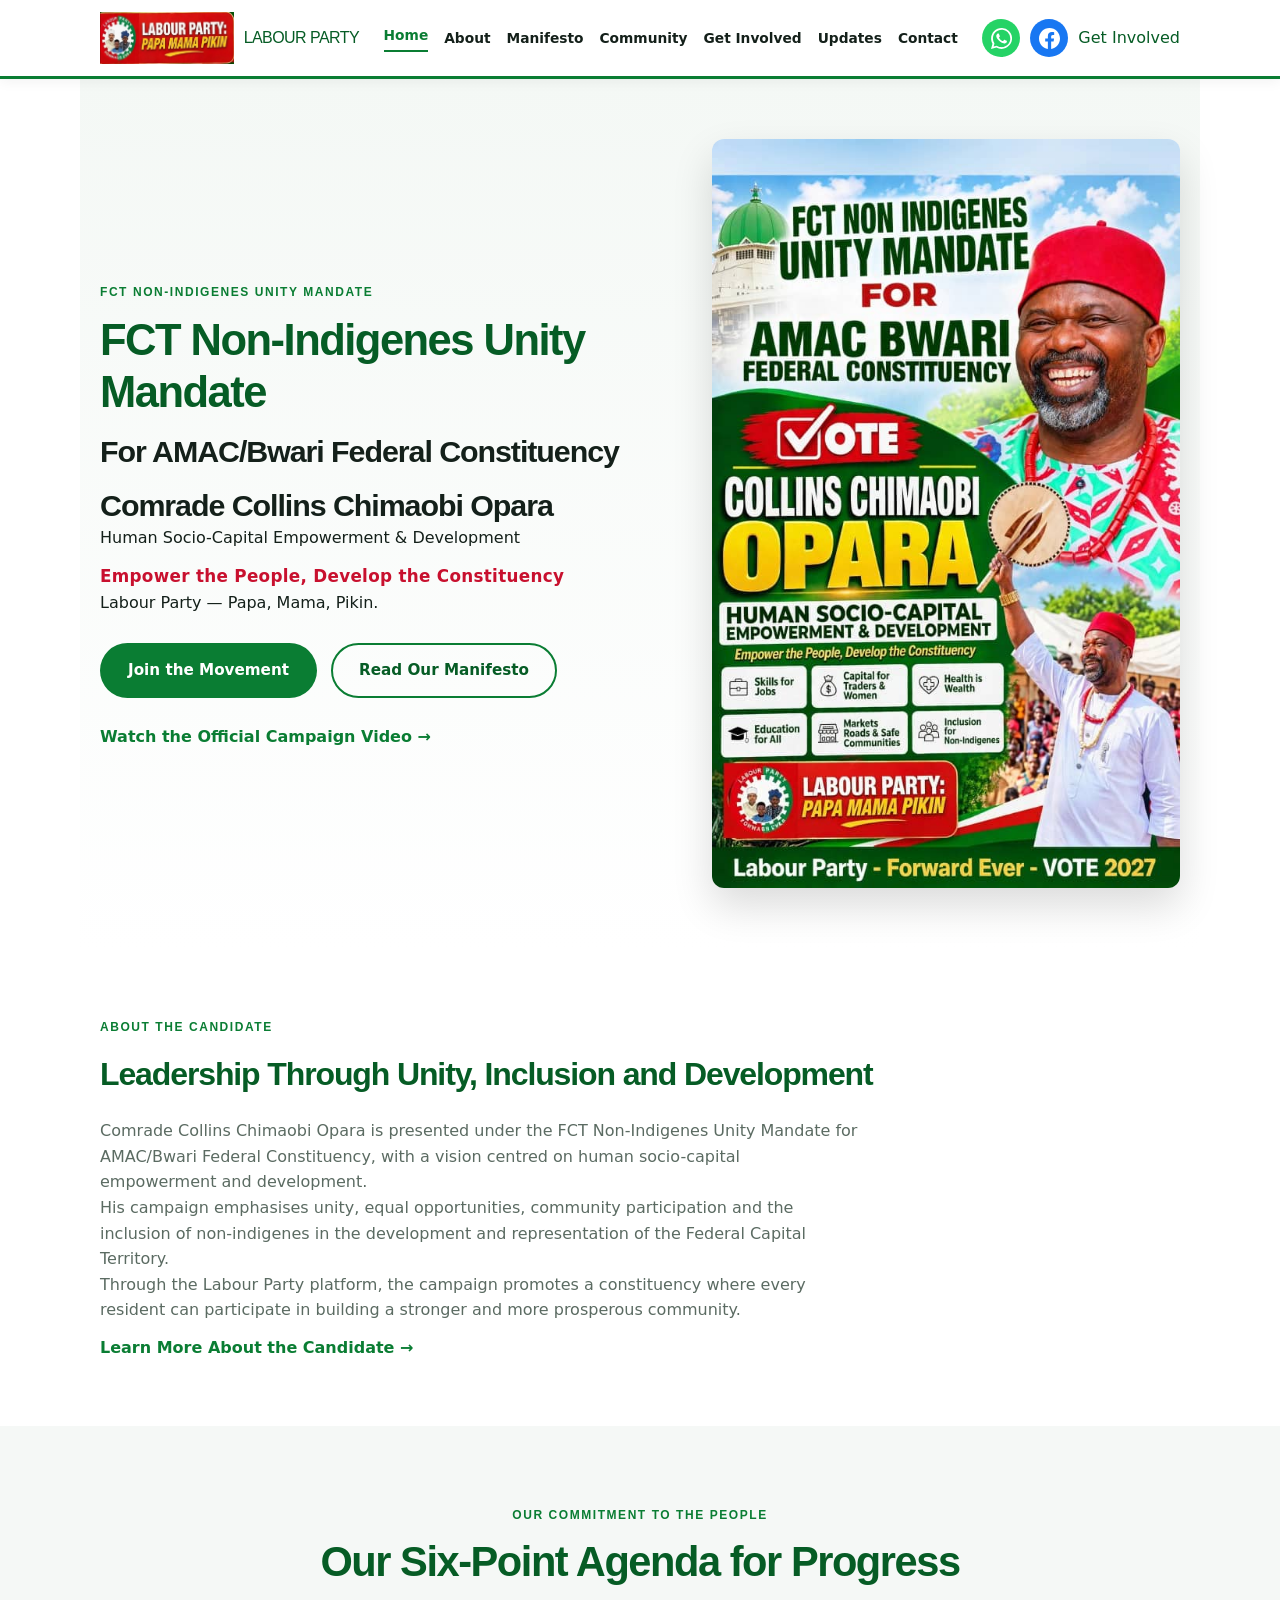
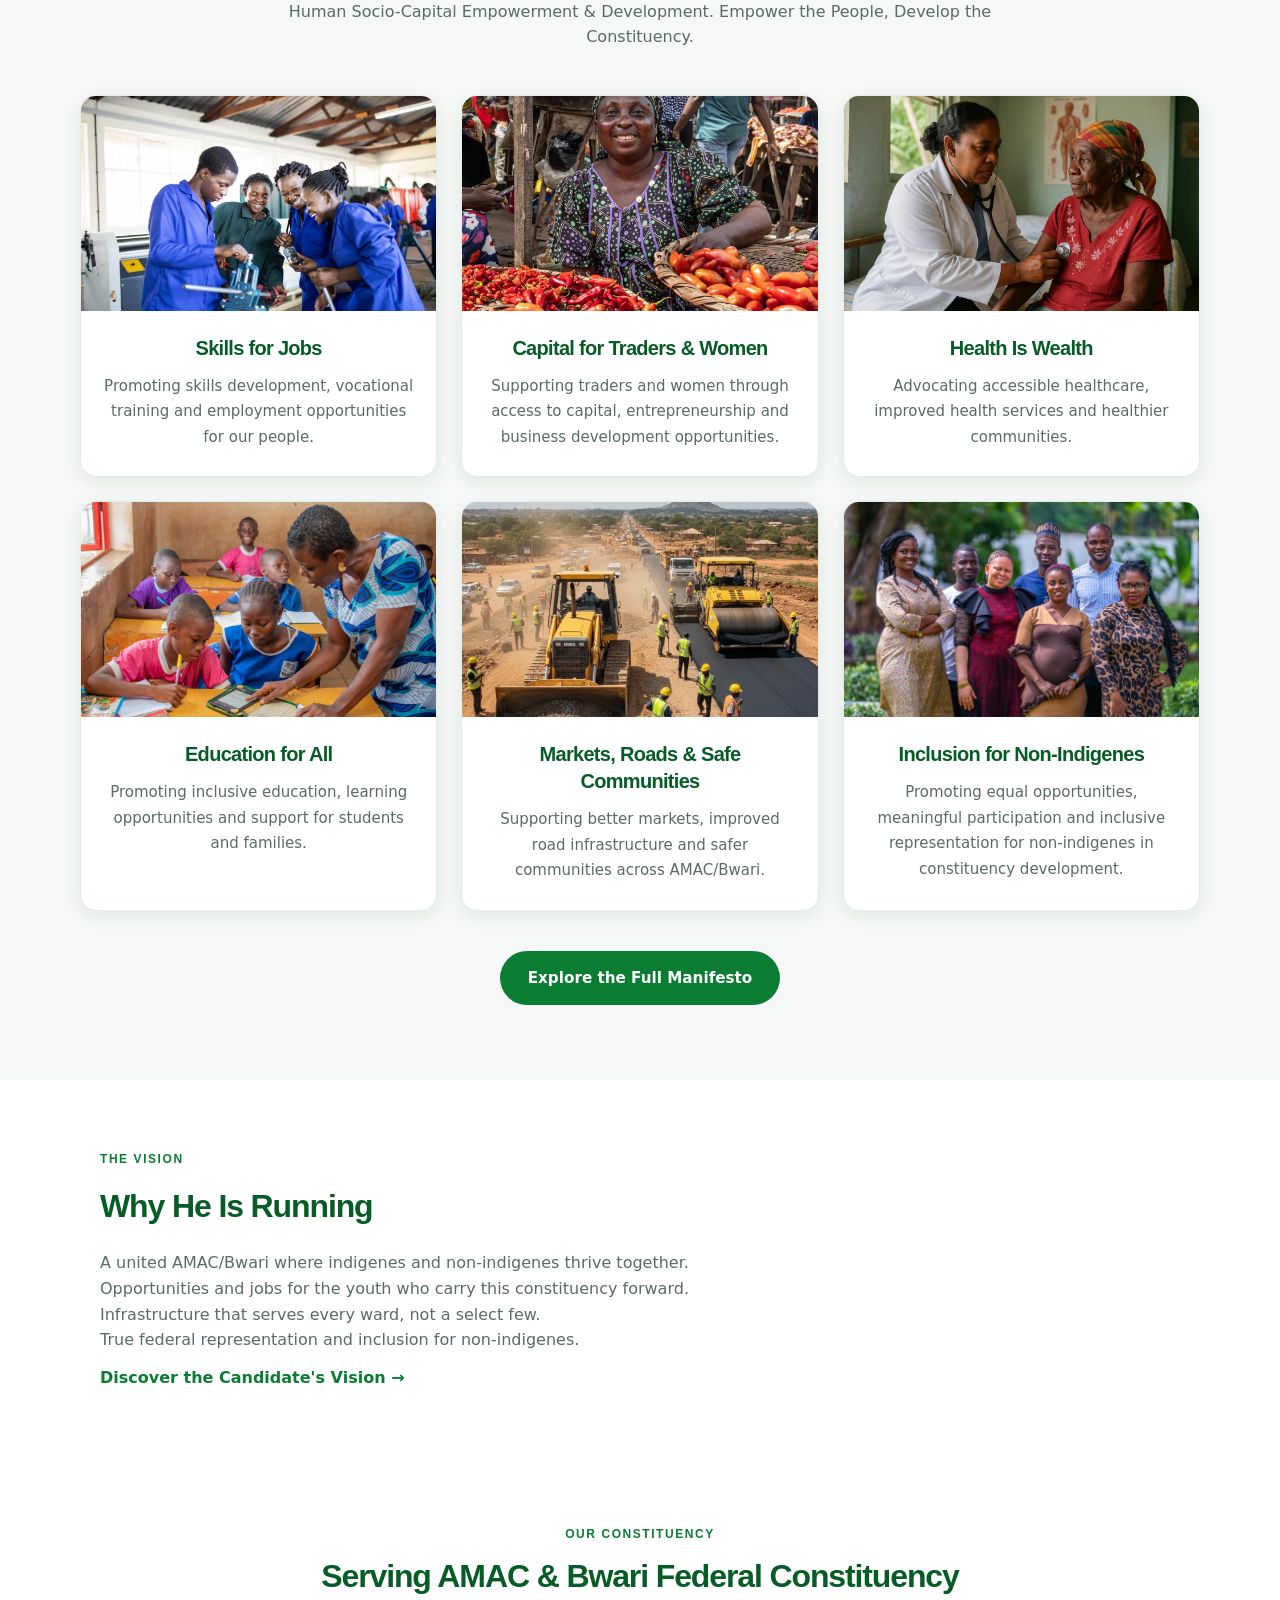
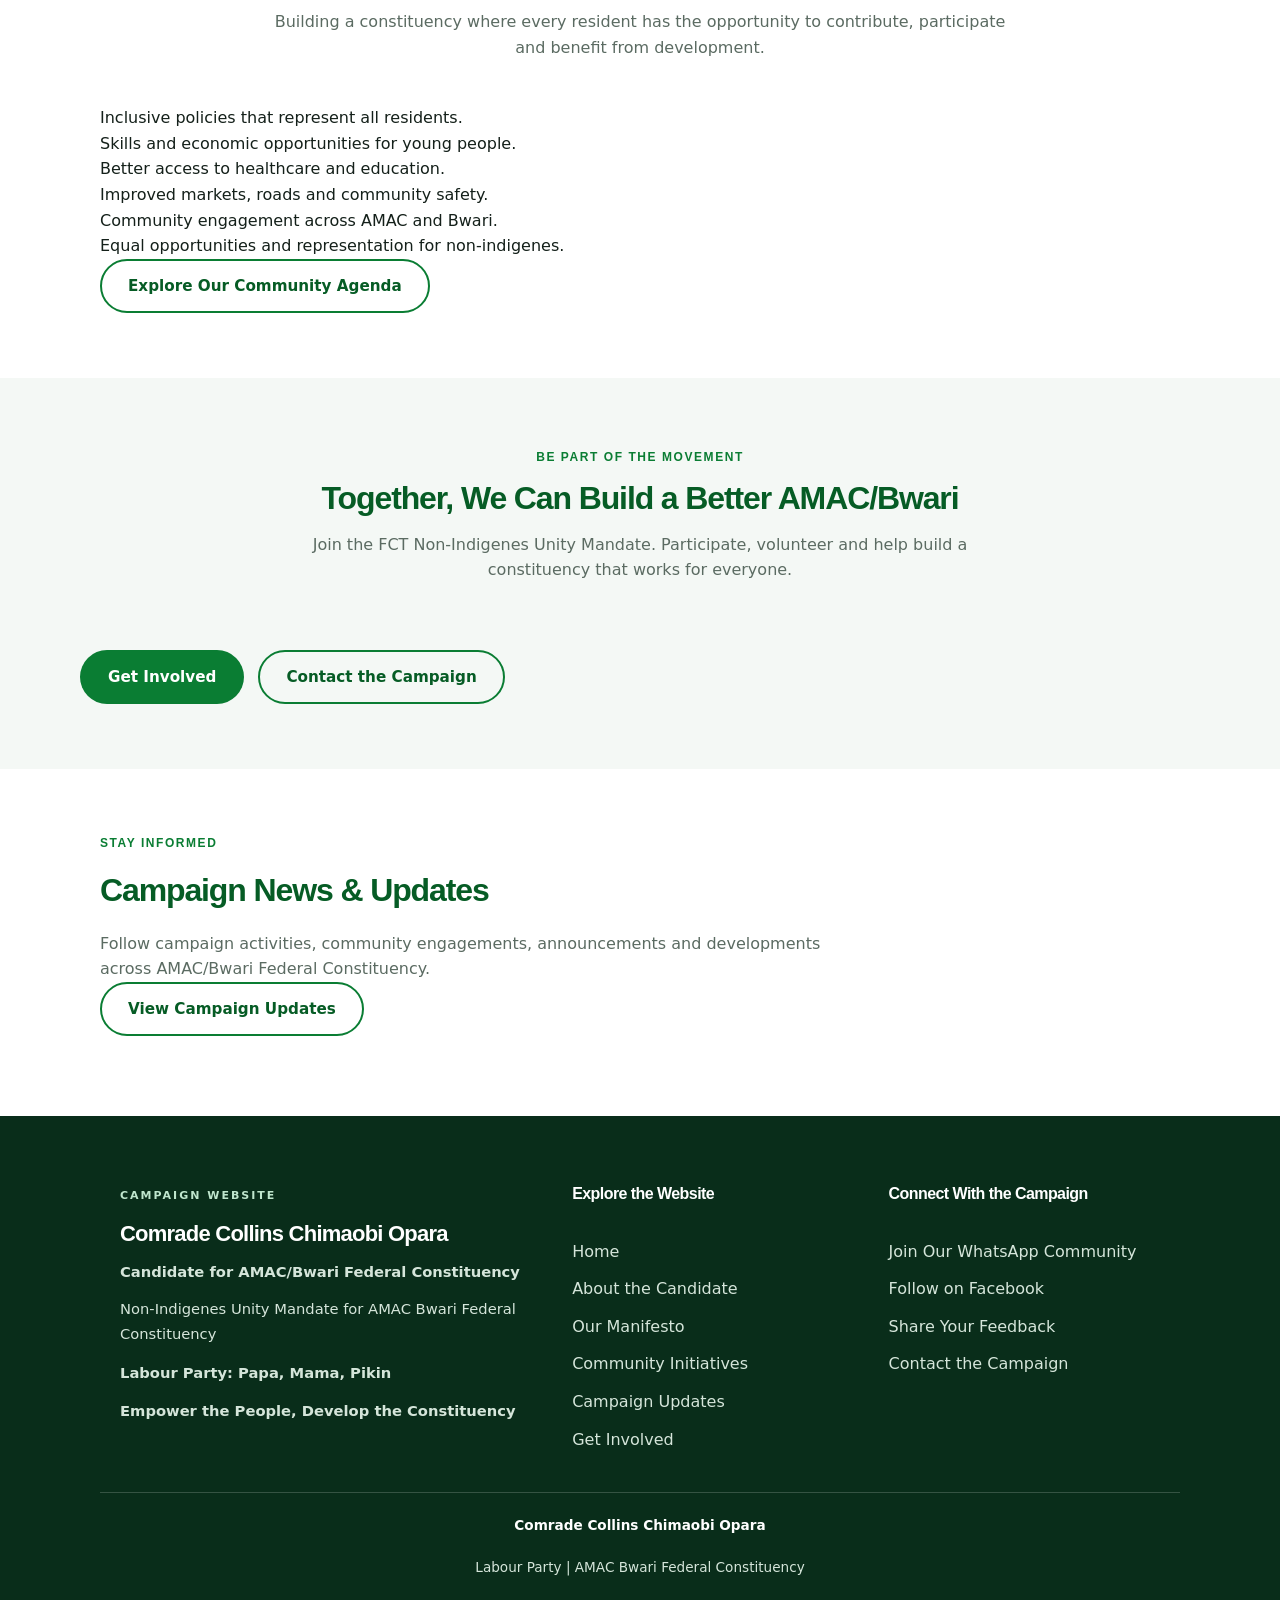
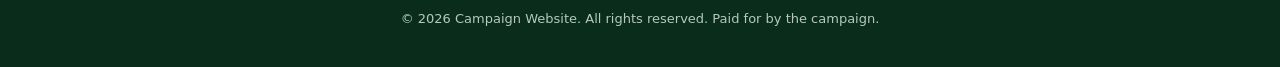
<file: public/index.html>
<!DOCTYPE html>
<html lang="en">

<head>
    <meta charset="UTF-8">
    <meta name="viewport" content="width=device-width, initial-scale=1.0">

    <title>Comrade Collins Chimaobi Opara | AMAC/Bwari Federal Constituency</title>

    <meta
        name="description"
        content="Comrade Collins Chimaobi Opara — FCT Non-Indigenes Unity Mandate for AMAC/Bwari Federal Constituency. Human Socio-Capital Empowerment and Development. Labour Party."
    >

    <meta name="theme-color" content="#008751">

    <meta
        name="keywords"
        content="Collins Chimaobi Opara, AMAC Bwari, Labour Party, Non-Indigenes Unity Mandate, FCT"
    >

    <!-- Canonical URL -->
    <link rel="canonical" href="https://collinschimaobiopara.com.ng/">

    <!-- =====================================
         SOCIAL MEDIA SHARING PREVIEW
         WhatsApp, Facebook, LinkedIn
    ====================================== -->

    <meta property="og:type" content="website">

    <meta
        property="og:site_name"
        content="Comrade Collins Chimaobi Opara Campaign"
    >

    <meta
        property="og:title"
        content="Comrade Collins Chimaobi Opara | AMAC/Bwari Federal Constituency"
    >

    <meta
        property="og:description"
        content="Official campaign website of Comrade Collins Chimaobi Opara, Labour Party candidate for AMAC/Bwari Federal Constituency. Empower the People, Develop the Constituency."
    >

    <meta
        property="og:url"
        content="https://collinschimaobiopara.com.ng/"
    >

    <!-- Candidate's Official Photograph -->
    <meta
        property="og:image"
        content="https://collinschimaobiopara.com.ng/assets/img/candidate-portrait.jpg"
    >

    <meta
        property="og:image:alt"
        content="Comrade Collins Chimaobi Opara"
    >

    <!-- Twitter / X Sharing Preview -->
    <meta name="twitter:card" content="summary_large_image">

    <meta
        name="twitter:title"
        content="Comrade Collins Chimaobi Opara | AMAC/Bwari Federal Constituency"
    >

    <meta
        name="twitter:description"
        content="Empower the People, Develop the Constituency."
    >

    <meta
        name="twitter:image"
        content="https://collinschimaobiopara.com.ng/assets/img/candidate-portrait.jpg"
    >

    <!-- Main Stylesheet -->
    <link rel="stylesheet" href="../assets/css/styles.css">

</head>

<body>

    <!-- SHARED CAMPAIGN HEADER -->
    <div id="site-header"></div>

    <main>

        <!-- =====================================================
             HERO SECTION
        ====================================================== -->
        <section class="hero" id="home">

            <div class="hero-text">

                <span class="section-label">
                    FCT NON-INDIGENES UNITY MANDATE
                </span>

                <h1 id="mandate-title">
                    FCT Non-Indigenes Unity Mandate
                </h1>

                <h2>
                    For AMAC/Bwari Federal Constituency
                </h2>

                <h2 id="candidate-name" data-cfg="candidate">
                    Comrade Collins Chimaobi Opara
                </h2>

                <p class="campaign-theme">
                    Human Socio-Capital Empowerment & Development
                </p>

                <p id="slogan" data-cfg="campaignTagline">
                    Empower the People, Develop the Constituency
                </p>

                <p class="campaign-party">
                    <span data-cfg="party">Labour Party</span>
                    — Papa, Mama, Pikin.
                </p>

                <div class="cta-row">

                    <a href="get-involved.html" class="btn btn-primary">
                        Join the Movement
                    </a>

                    <a href="manifesto.html" class="btn btn-outline">
                        Read Our Manifesto
                    </a>

                    <a href="campaign-video.html" class="text-link">
                        Watch the Official Campaign Video →
                    </a>

                </div>

            </div>

            <!-- CANDIDATE'S OFFICIAL PHOTOGRAPH -->
            <div class="hero-image">

                <img
                    id="hero-portrait"
                    src="../assets/img/candidate-portrait.jpg"
                    alt="Comrade Collins Chimaobi Opara"
                    loading="eager"
                >

            </div>

        </section>

        <!-- =====================================================
             CAMPAIGN INTRODUCTION
        ====================================================== -->
        <section class="about" id="about">

            <span class="section-label">
                ABOUT THE CANDIDATE
            </span>

            <h2>
                Leadership Through Unity, Inclusion and Development
            </h2>

            <p>
                Comrade Collins Chimaobi Opara is presented under
                the FCT Non-Indigenes Unity Mandate for AMAC/Bwari
                Federal Constituency, with a vision centred on
                human socio-capital empowerment and development.
            </p>

            <p>
                His campaign emphasises unity, equal opportunities,
                community participation and the inclusion of
                non-indigenes in the development and representation
                of the Federal Capital Territory.
            </p>

            <p>
                Through the Labour Party platform, the campaign
                promotes a constituency where every resident can
                participate in building a stronger and more
                prosperous community.
            </p>

            <a href="about.html" class="text-link">
                Learn More About the Candidate →
            </a>

        </section>

        <!-- =====================================================
             SIX-POINT CAMPAIGN AGENDA
        ====================================================== -->
        <section class="manifesto-pillars" id="manifesto">

            <div class="section-heading">

                <span class="section-label">
                    OUR COMMITMENT TO THE PEOPLE
                </span>

                <h2>
                    Our Six-Point Agenda for Progress
                </h2>

                <p>
                    Human Socio-Capital Empowerment & Development.
                    Empower the People, Develop the Constituency.
                </p>

            </div>

            <div class="pillars-grid">

                <!-- PILLAR 1: SKILLS FOR JOBS -->
                <article class="pillar-card">

                    <div class="pillar-image">
                        <img
                            src="../assets/img/agenda-skills.jpg"
                            alt="Young Nigerian men and women learning practical vocational and technical skills"
                            loading="lazy"
                        >
                    </div>

                    <div class="pillar-content">

                        <span></span>

                        <h3>
                            Skills for Jobs
                        </h3>

                        <p>
                            Promoting skills development, vocational
                            training and employment opportunities
                            for our people.
                        </p>

                    </div>

                </article>

                <!-- PILLAR 2: CAPITAL FOR TRADERS AND WOMEN -->
                <article class="pillar-card">

                    <div class="pillar-image">
                        <img
                            src="../assets/img/agenda-traders.jpg"
                            alt="Nigerian women and men running small businesses in a local market"
                            loading="lazy"
                        >
                    </div>

                    <div class="pillar-content">

                        <span></span>

                        <h3>
                            Capital for Traders & Women
                        </h3>

                        <p>
                            Supporting traders and women through
                            access to capital, entrepreneurship
                            and business development opportunities.
                        </p>

                    </div>

                </article>

                <!-- PILLAR 3: HEALTH IS WEALTH -->
                <article class="pillar-card">

                    <div class="pillar-image">
                        <img
                            src="../assets/img/agenda-health.jpg"
                            alt="Nigerian healthcare professional attending to a patient in a community clinic"
                            loading="lazy"
                        >
                    </div>

                    <div class="pillar-content">

                        <span></span>

                        <h3>
                            Health Is Wealth
                        </h3>

                        <p>
                            Advocating accessible healthcare,
                            improved health services and healthier
                            communities.
                        </p>

                    </div>

                </article>

                <!-- PILLAR 4: EDUCATION FOR ALL -->
                <article class="pillar-card">

                    <div class="pillar-image">
                        <img
                            src="../assets/img/agenda-education.jpg"
                            alt="Nigerian teacher supporting schoolchildren in a classroom"
                            loading="lazy"
                        >
                    </div>

                    <div class="pillar-content">

                        <span></span>

                        <h3>
                            Education for All
                        </h3>

                        <p>
                            Promoting inclusive education,
                            learning opportunities and support
                            for students and families.
                        </p>

                    </div>

                </article>

                <!-- PILLAR 5: MARKETS, ROADS AND SAFE COMMUNITIES -->
                <article class="pillar-card">

                    <div class="pillar-image">
                        <img
                            src="../assets/img/agenda-infrastructure.jpg"
                            alt="Road construction workers improving infrastructure in a Nigerian community"
                            loading="lazy"
                        >
                    </div>

                    <div class="pillar-content">

                        <span></span>

                        <h3>
                            Markets, Roads & Safe Communities
                        </h3>

                        <p>
                            Supporting better markets, improved
                            road infrastructure and safer
                            communities across AMAC/Bwari.
                        </p>

                    </div>

                </article>

                <!-- PILLAR 6: INCLUSION FOR NON-INDIGENES -->
                <article class="pillar-card">

                    <div class="pillar-image">
                        <img
                            src="../assets/img/agenda-inclusion.jpg"
                            alt="Nigerians from diverse backgrounds standing together to represent unity and inclusion"
                            loading="lazy"
                        >
                    </div>

                    <div class="pillar-content">

                        <span></span>

                        <h3>
                            Inclusion for Non-Indigenes
                        </h3>

                        <p>
                            Promoting equal opportunities,
                            meaningful participation and inclusive
                            representation for non-indigenes
                            in constituency development.
                        </p>

                    </div>

                </article>

            </div>

            <div class="manifesto-action">

                <a href="manifesto.html" class="btn btn-primary">
                    Explore the Full Manifesto
                </a>

            </div>

        </section>

        <!-- =====================================================
             WHY HE IS RUNNING
        ====================================================== -->
        <section class="about why-section">

            <span class="section-label">
                THE VISION
            </span>

            <h2>
                Why He Is Running
            </h2>

            <p>
                A united AMAC/Bwari where indigenes and
                non-indigenes thrive together.
            </p>

            <p>
                Opportunities and jobs for the youth who
                carry this constituency forward.
            </p>

            <p>
                Infrastructure that serves every ward,
                not a select few.
            </p>

            <p>
                True federal representation and inclusion
                for non-indigenes.
            </p>

            <a href="about.html" class="text-link">
                Discover the Candidate's Vision →
            </a>

        </section>

        <!-- =====================================================
             COMMUNITY SECTION
        ====================================================== -->
        <section class="community" id="community">

            <div class="section-heading">

                <span class="section-label">
                    OUR CONSTITUENCY
                </span>

                <h2>
                    Serving AMAC & Bwari Federal Constituency
                </h2>

                <p>
                    Building a constituency where every resident
                    has the opportunity to contribute,
                    participate and benefit from development.
                </p>

            </div>

            <div class="checklist">

                <div class="check-item">
                    Inclusive policies that represent all residents.
                </div>

                <div class="check-item">
                    Skills and economic opportunities for young people.
                </div>

                <div class="check-item">
                    Better access to healthcare and education.
                </div>

                <div class="check-item">
                    Improved markets, roads and community safety.
                </div>

                <div class="check-item">
                    Community engagement across AMAC and Bwari.
                </div>

                <div class="check-item">
                    Equal opportunities and representation for non-indigenes.
                </div>

            </div>

            <a href="community.html" class="btn btn-outline">
                Explore Our Community Agenda
            </a>

        </section>

        <!-- =====================================================
             GET INVOLVED SECTION
        ====================================================== -->
        <section class="join" id="join">

            <div class="section-heading">

                <span class="section-label">
                    BE PART OF THE MOVEMENT
                </span>

                <h2>
                    Together, We Can Build a Better AMAC/Bwari
                </h2>

                <p>
                    Join the FCT Non-Indigenes Unity Mandate.
                    Participate, volunteer and help build a
                    constituency that works for everyone.
                </p>

            </div>

            <div class="cta-row">

                <a href="get-involved.html" class="btn btn-primary">
                    Get Involved
                </a>

                <a href="contact.html" class="btn btn-outline">
                    Contact the Campaign
                </a>

            </div>

        </section>

        <!-- =====================================================
             CAMPAIGN UPDATES
        ====================================================== -->
        <section class="community updates-preview">

            <span class="section-label">
                STAY INFORMED
            </span>

            <h2>
                Campaign News & Updates
            </h2>

            <p>
                Follow campaign activities, community engagements,
                announcements and developments across
                AMAC/Bwari Federal Constituency.
            </p>

            <a href="updates.html" class="btn btn-outline">
                View Campaign Updates
            </a>

        </section>

    </main>

    <!-- =====================================================
         SHARED CAMPAIGN FOOTER
    ====================================================== -->
    <div id="site-footer"></div>

    <!-- =====================================================
         MAIN JAVASCRIPT
    ====================================================== -->
    <script src="../assets/js/main.js" defer></script>

</body>

</html>
</file>
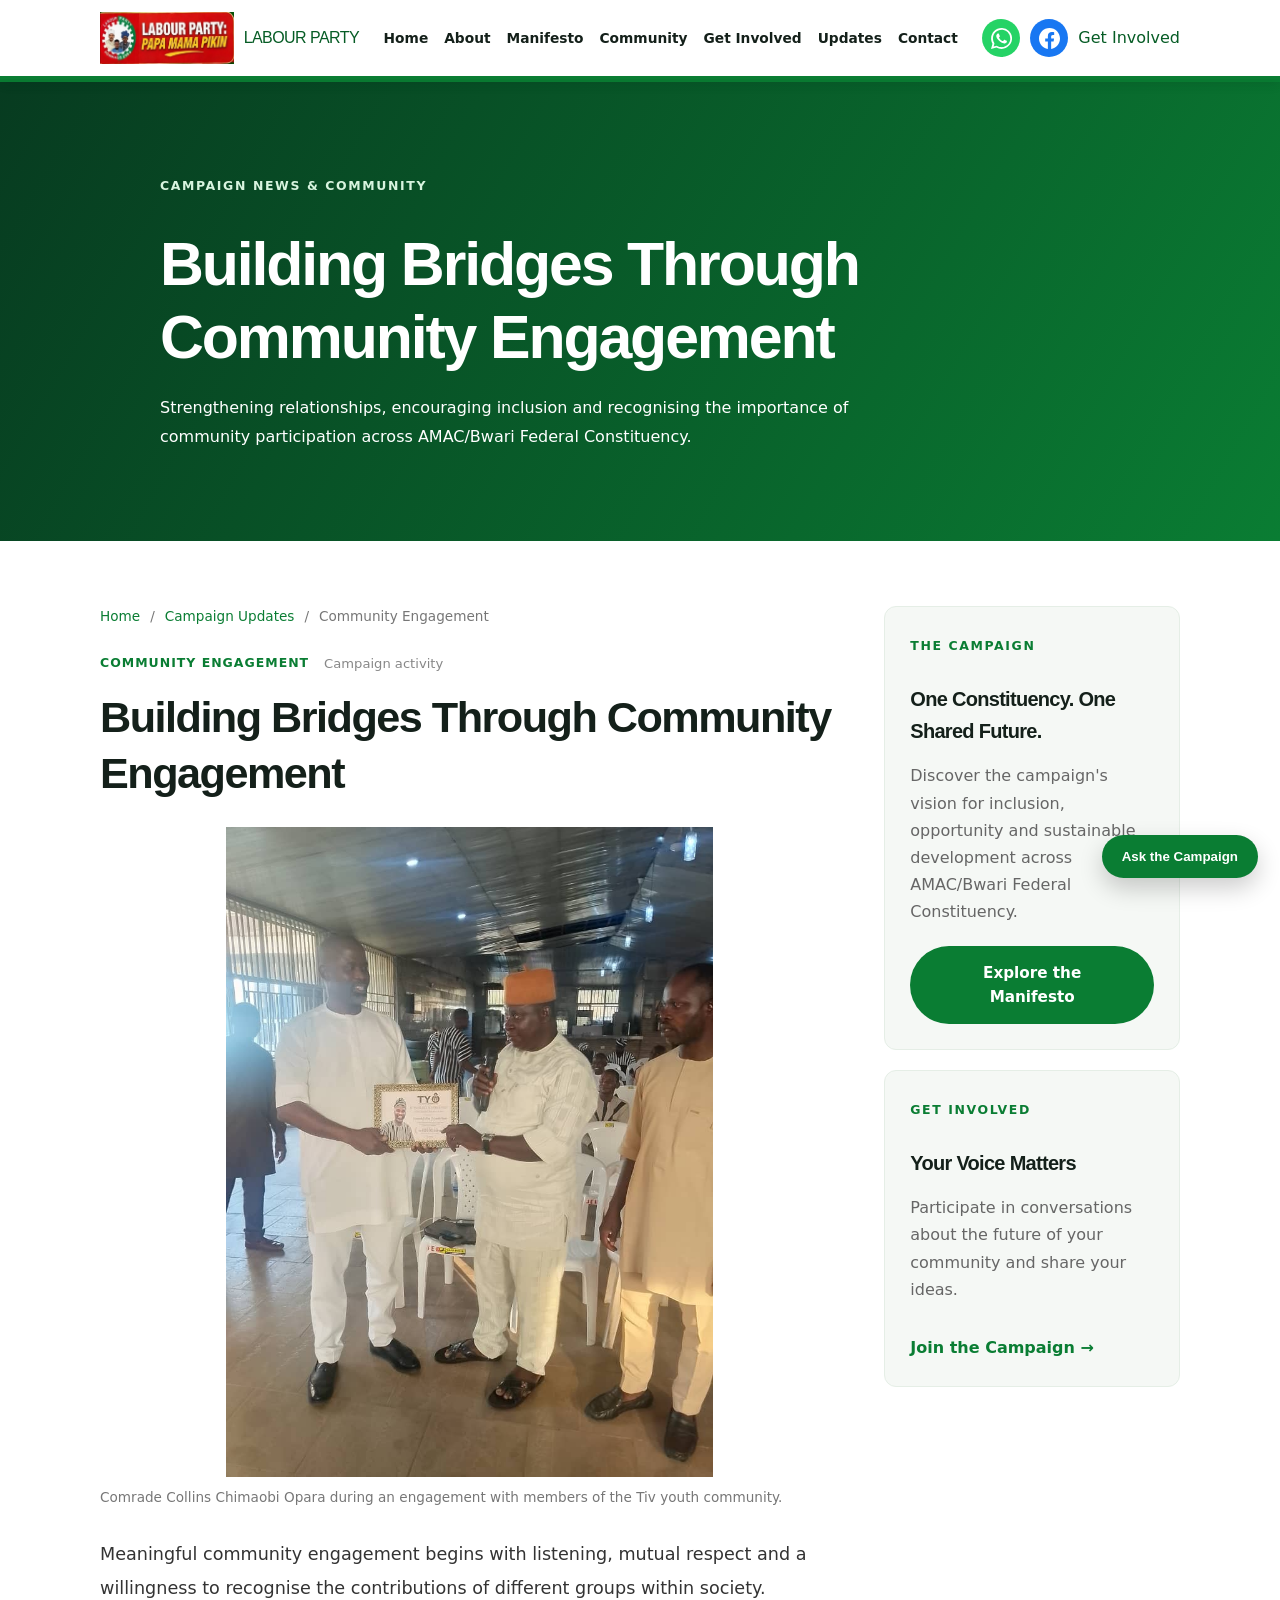
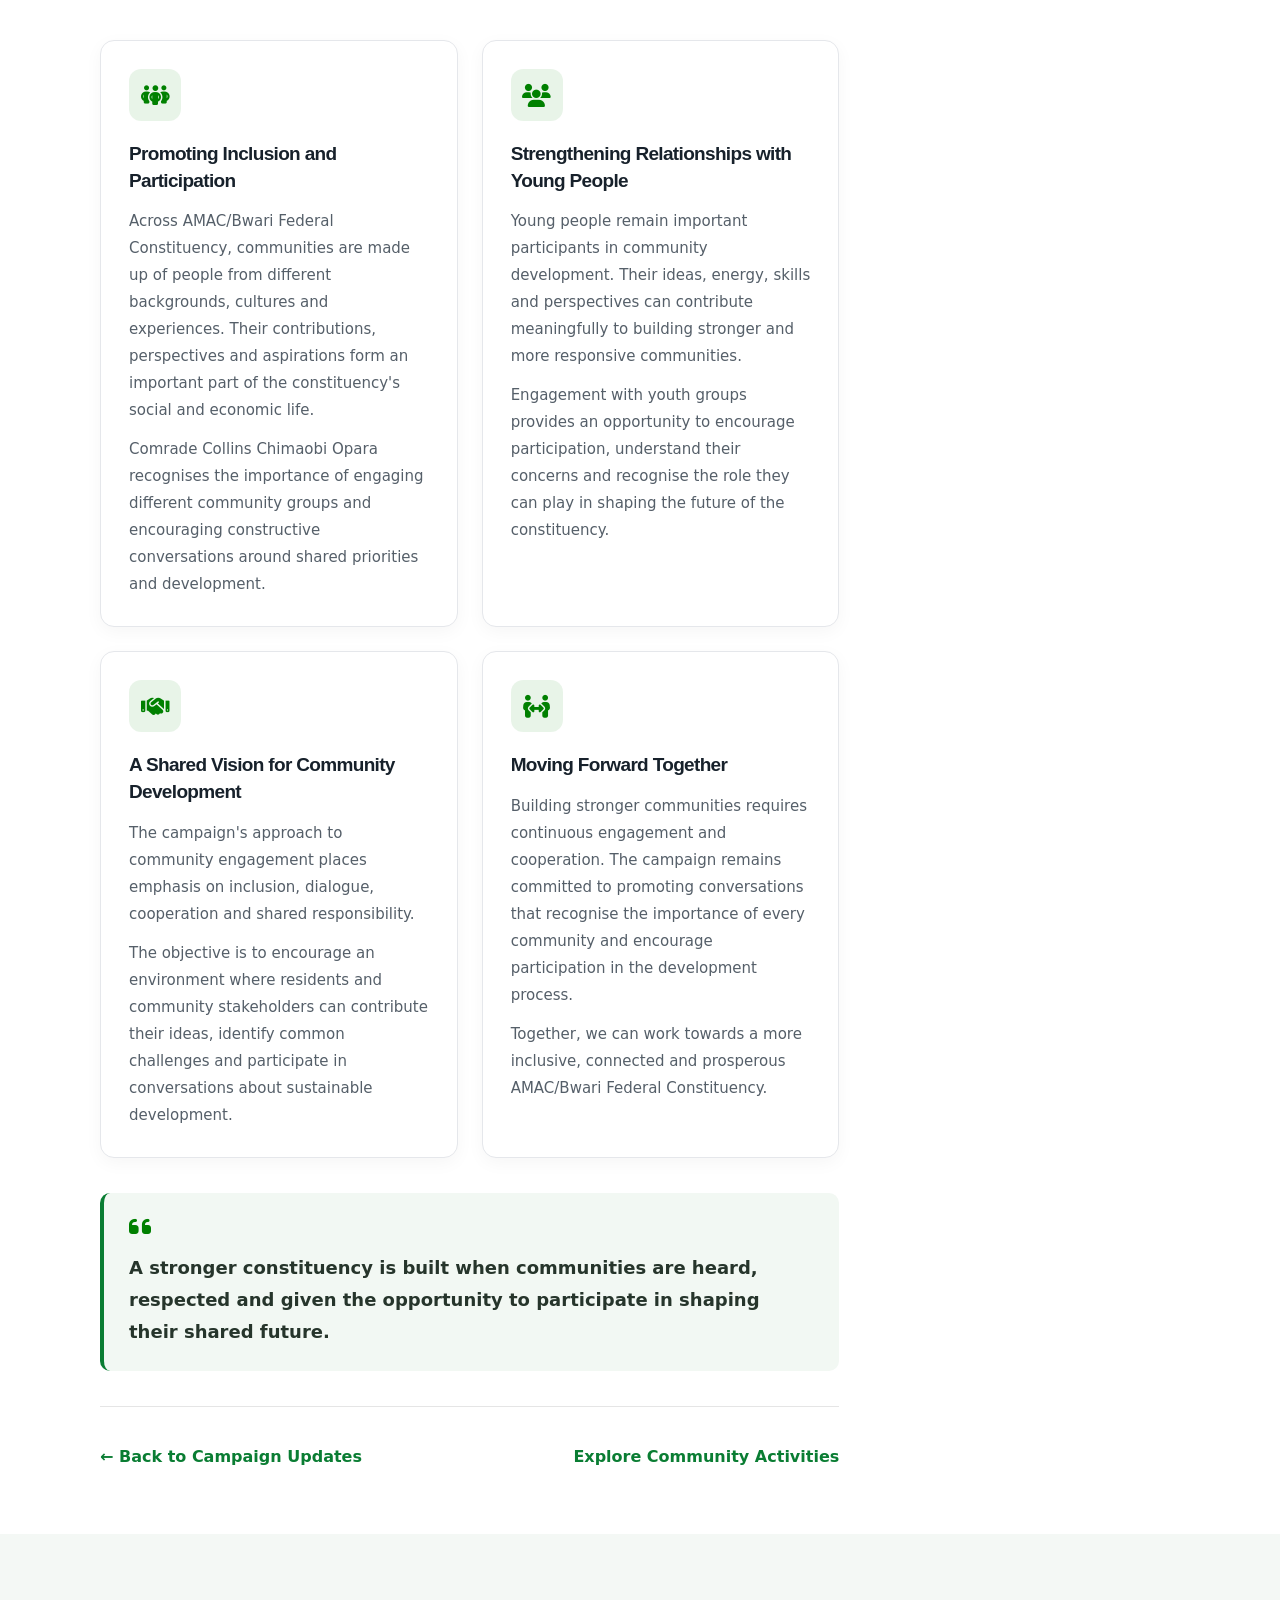
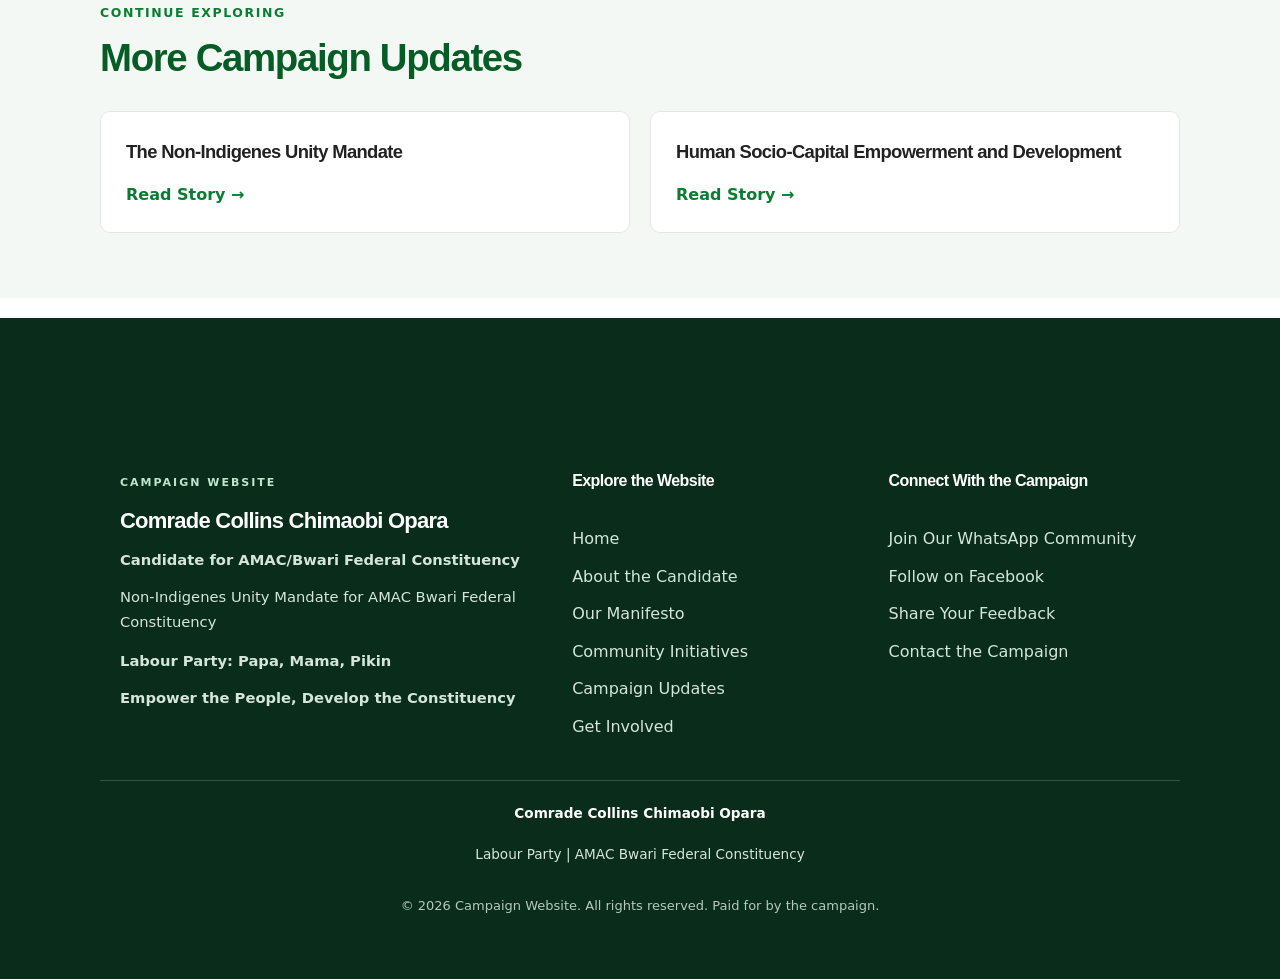
<file: news/community-engagement.html>
<!DOCTYPE html>
<html lang="en">

<head>
  <meta charset="UTF-8" />
  <meta name="viewport" content="width=device-width, initial-scale=1.0" />

  <title>Community Engagement | Collins Chimaobi Opara</title>

  <meta
    name="description"
    content="Explore Comrade Collins Chimaobi Opara's community engagements, interactions with youth and diverse communities, and commitment to inclusion across AMAC/Bwari Federal Constituency."
  />

  <meta
    name="keywords"
    content="Collins Chimaobi Opara, community engagement, Tiv youth, AMAC Bwari, community development, inclusion"
  />

  <meta name="author" content="Collins Chimaobi Opara Campaign" />

  <!-- WEBSITE STYLESHEETS -->
  <link rel="stylesheet" href="../assets/css/styles.css" />
  <link rel="stylesheet" href="../assets/css/news-article.css" />

  <!-- FONT AWESOME ICONS -->
  <link
    rel="stylesheet"
    href="https://cdnjs.cloudflare.com/ajax/libs/font-awesome/6.5.2/css/all.min.css"
  />

</head>

<body>

  <!-- =====================================================
       HEADER
  ====================================================== -->
  <header class="site-header">
    <div id="site-header"></div>
  </header>


  <!-- =====================================================
       ARTICLE HERO
  ====================================================== -->
  <section class="article-hero">

    <div class="container article-hero-content">

      <span class="eyebrow">CAMPAIGN NEWS &amp; COMMUNITY</span>

      <h1>
        Building Bridges Through Community Engagement
      </h1>

      <p>
        Strengthening relationships, encouraging inclusion and
        recognising the importance of community participation
        across AMAC/Bwari Federal Constituency.
      </p>

    </div>

  </section>


  <!-- =====================================================
       ARTICLE CONTENT
  ====================================================== -->
  <main class="section">

    <div class="container article-layout">

      <!-- MAIN ARTICLE -->
      <article class="article-main">

        <!-- BREADCRUMB -->
        <nav class="article-breadcrumb" aria-label="Breadcrumb">

          <a href="../public/index.html">Home</a>

          <span>/</span>

          <a href="../public/updates.html">Campaign Updates</a>

          <span>/</span>

          <span>Community Engagement</span>

        </nav>


        <!-- ARTICLE CATEGORY -->
        <div class="article-meta">

          <span class="article-category">
            COMMUNITY ENGAGEMENT
          </span>

          <span class="article-date">
            Campaign activity
          </span>

        </div>


        <!-- ARTICLE TITLE -->
        <h2 class="article-title">
          Building Bridges Through Community Engagement
        </h2>


        <!-- FEATURED IMAGE -->
        <figure class="article-featured-image">

          <img
            src="../assets/img/collins-tiv-youth-support.jpg"
            alt="Comrade Collins Chimaobi Opara during an engagement with Tiv youth."
            loading="eager"
          />

          <figcaption>
            Comrade Collins Chimaobi Opara during an engagement
            with members of the Tiv youth community.
          </figcaption>

        </figure>


        <!-- ARTICLE BODY -->
        <div class="article-body">

          <p class="article-lead">
            Meaningful community engagement begins with listening,
            mutual respect and a willingness to recognise the
            contributions of different groups within society.
          </p>


          <!-- COMMUNITY ENGAGEMENT CARDS -->
          <section class="community-engagement-cards"
            aria-label="Community engagement priorities">

            <!-- CARD 1 -->
            <div class="engagement-card">

              <div class="engagement-card-icon">
                <i class="fa-solid fa-people-group"
                   aria-hidden="true"></i>
              </div>

              <h2>Promoting Inclusion and Participation</h2>

              <p>
                Across AMAC/Bwari Federal Constituency, communities
                are made up of people from different backgrounds,
                cultures and experiences. Their contributions,
                perspectives and aspirations form an important part
                of the constituency's social and economic life.
              </p>

              <p>
                Comrade Collins Chimaobi Opara recognises the
                importance of engaging different community groups
                and encouraging constructive conversations around
                shared priorities and development.
              </p>

            </div>


            <!-- CARD 2 -->
            <div class="engagement-card">

              <div class="engagement-card-icon">
                <i class="fa-solid fa-users"
                   aria-hidden="true"></i>
              </div>

              <h2>Strengthening Relationships with Young People</h2>

              <p>
                Young people remain important participants in
                community development. Their ideas, energy,
                skills and perspectives can contribute meaningfully
                to building stronger and more responsive communities.
              </p>

              <p>
                Engagement with youth groups provides an opportunity
                to encourage participation, understand their concerns
                and recognise the role they can play in shaping
                the future of the constituency.
              </p>

            </div>


            <!-- CARD 3 -->
            <div class="engagement-card">

              <div class="engagement-card-icon">
                <i class="fa-solid fa-handshake"
                   aria-hidden="true"></i>
              </div>

              <h2>A Shared Vision for Community Development</h2>

              <p>
                The campaign's approach to community engagement
                places emphasis on inclusion, dialogue, cooperation
                and shared responsibility.
              </p>

              <p>
                The objective is to encourage an environment where
                residents and community stakeholders can contribute
                their ideas, identify common challenges and participate
                in conversations about sustainable development.
              </p>

            </div>


            <!-- CARD 4 -->
            <div class="engagement-card">

              <div class="engagement-card-icon">
                <i class="fa-solid fa-people-arrows-left-right"
                   aria-hidden="true"></i>
              </div>

              <h2>Moving Forward Together</h2>

              <p>
                Building stronger communities requires continuous
                engagement and cooperation. The campaign remains
                committed to promoting conversations that recognise
                the importance of every community and encourage
                participation in the development process.
              </p>

              <p>
                Together, we can work towards a more inclusive,
                connected and prosperous AMAC/Bwari Federal
                Constituency.
              </p>

            </div>

          </section>


          <!-- HIGHLIGHTED COMMUNITY QUOTE -->
          <blockquote class="community-highlight-quote">

            <i class="fa-solid fa-quote-left"
               aria-hidden="true"></i>

            <p>
              A stronger constituency is built when communities
              are heard, respected and given the opportunity
              to participate in shaping their shared future.
            </p>

          </blockquote>

        </div>


        <!-- ARTICLE FOOTER -->
        <div class="article-footer">

          <a href="../public/updates.html" class="text-link">
            &larr; Back to Campaign Updates
          </a>

          <a href="../public/community.html" class="text-link">
            Explore Community Activities
          </a>

        </div>

      </article>


      <!-- ARTICLE SIDEBAR -->
      <aside class="article-sidebar">

        <div class="article-sidebar-card">

          <span class="eyebrow">THE CAMPAIGN</span>

          <h3>
            One Constituency. One Shared Future.
          </h3>

          <p>
            Discover the campaign's vision for inclusion,
            opportunity and sustainable development across
            AMAC/Bwari Federal Constituency.
          </p>

          <a href="../public/manifesto.html" class="btn btn-primary">
            Explore the Manifesto
          </a>

        </div>


        <div class="article-sidebar-card">

          <span class="eyebrow">GET INVOLVED</span>

          <h3>
            Your Voice Matters
          </h3>

          <p>
            Participate in conversations about the future
            of your community and share your ideas.
          </p>

          <a href="../public/get-involved.html" class="text-link">
            Join the Campaign &rarr;
          </a>

        </div>

      </aside>

    </div>

  </main>


  <!-- =====================================================
       RELATED CONTENT
  ====================================================== -->
  <section class="section section-soft">

    <div class="container related-articles">

      <span class="eyebrow">CONTINUE EXPLORING</span>

      <h2 class="title">More Campaign Updates</h2>

      <div class="related-articles-grid">

        <a
          href="unity-mandate.html"
          class="related-article-card"
        >

          <h3>
            The Non-Indigenes Unity Mandate
          </h3>

          <span>Read Story &rarr;</span>

        </a>


        <a
          href="development-agenda.html"
          class="related-article-card"
        >

          <h3>
            Human Socio-Capital Empowerment and Development
          </h3>

          <span>Read Story &rarr;</span>

        </a>

      </div>

    </div>

  </section>


  <!-- =====================================================
       FOOTER
  ====================================================== -->
  <footer class="site-footer">
    <div id="site-footer"></div>
  </footer>


  <!-- =====================================================
       WEBSITE JAVASCRIPT
  ====================================================== -->

  <!-- MAIN WEBSITE SCRIPT -->
  <script src="../assets/js/main.js"></script>


  <!-- FIX SHARED NAVIGATION LINKS ON NEWS PAGES -->
  <script>
    (function () {

      const publicPages = [
        "index.html",
        "about.html",
        "manifesto.html",
        "community.html",
        "get-involved.html",
        "updates.html",
        "contact.html",
        "feedback.html"
      ];

      function correctSharedLinks() {

        document
          .querySelectorAll("#site-header a[href], #site-footer a[href]")
          .forEach(function (link) {

            const href = link.getAttribute("href");

            if (!href) return;

            const cleanHref = href.split("?")[0].split("#")[0];

            if (publicPages.includes(cleanHref)) {

              link.setAttribute("href", "../public/" + href);

            }

          });

      }

      // Correct links immediately.
      correctSharedLinks();

      // Watch for header and footer components loaded by main.js.
      const observer = new MutationObserver(function () {

        correctSharedLinks();

      });

      observer.observe(document.body, {
        childList: true,
        subtree: true
      });

    })();
  </script>


  <!-- CHAT WIDGET -->
  <script src="../assets/js/chat-widget.js"></script>

</body>
</html>
</file>
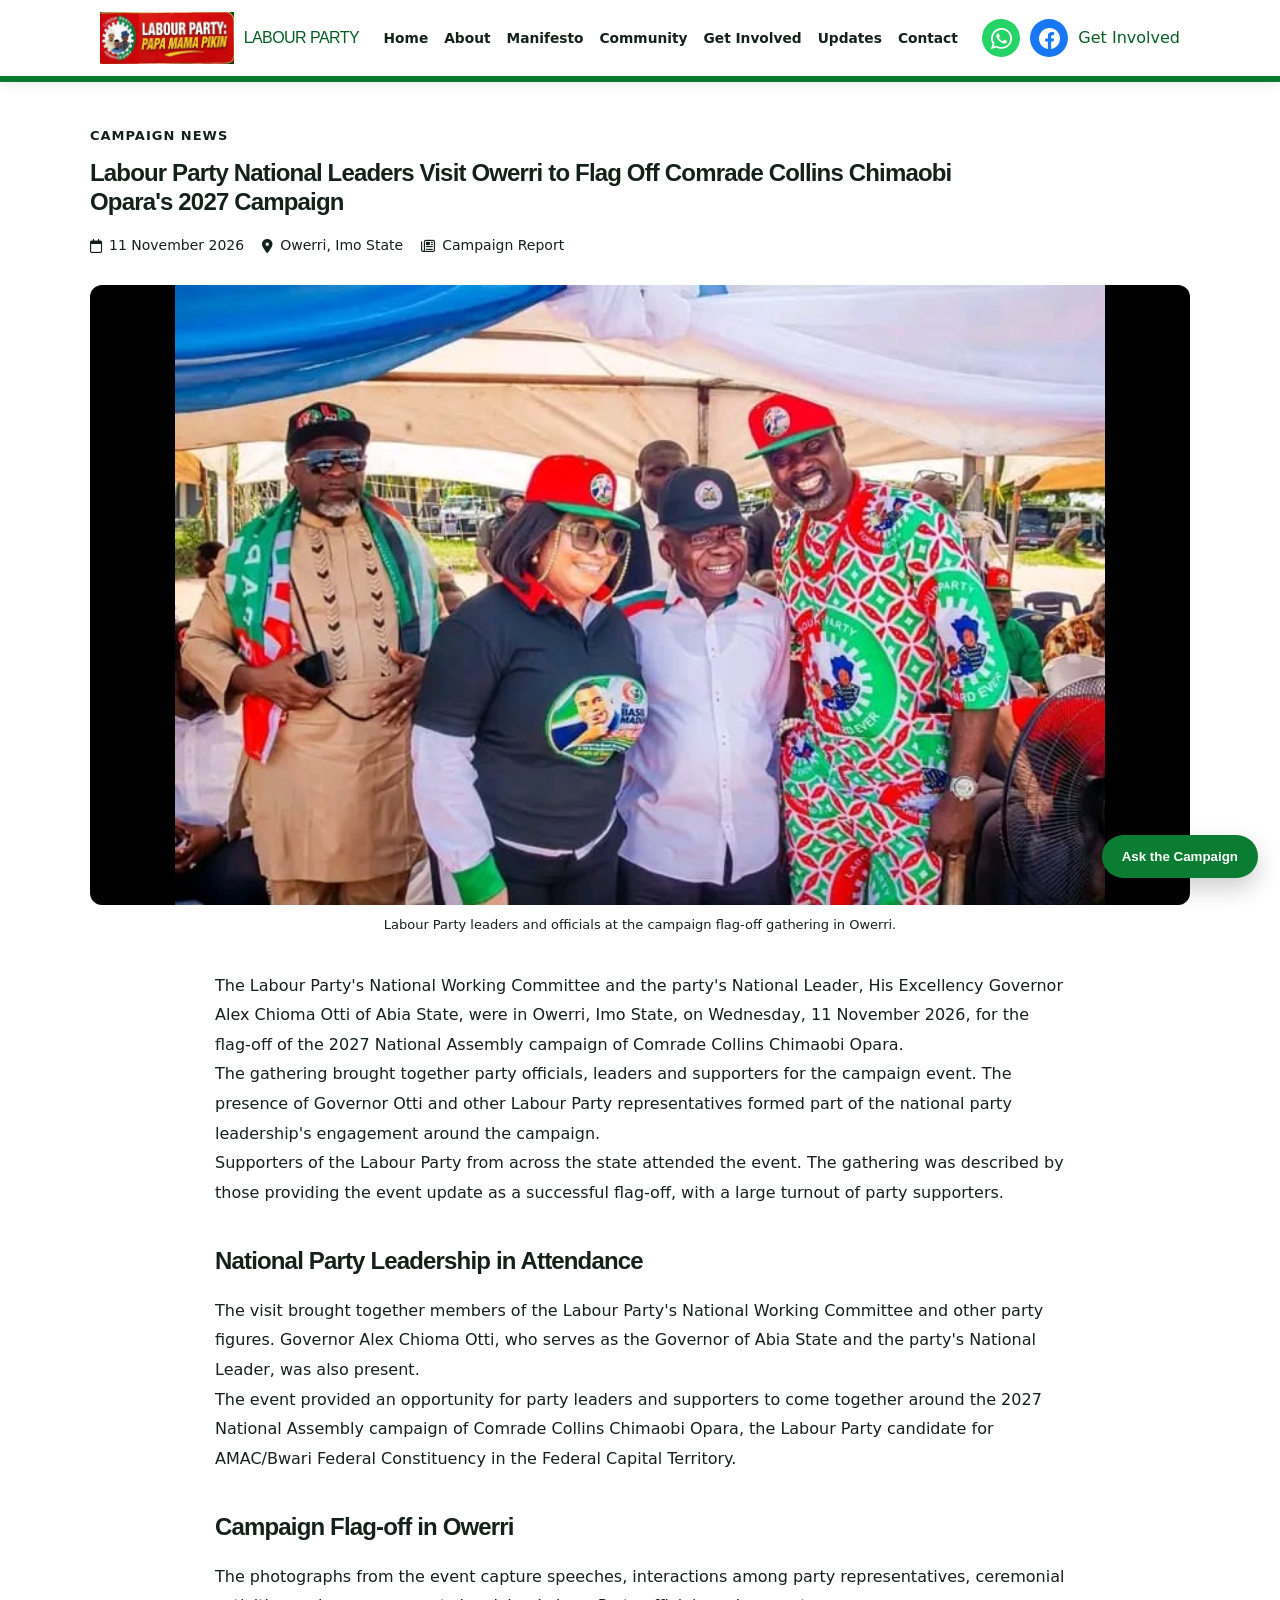
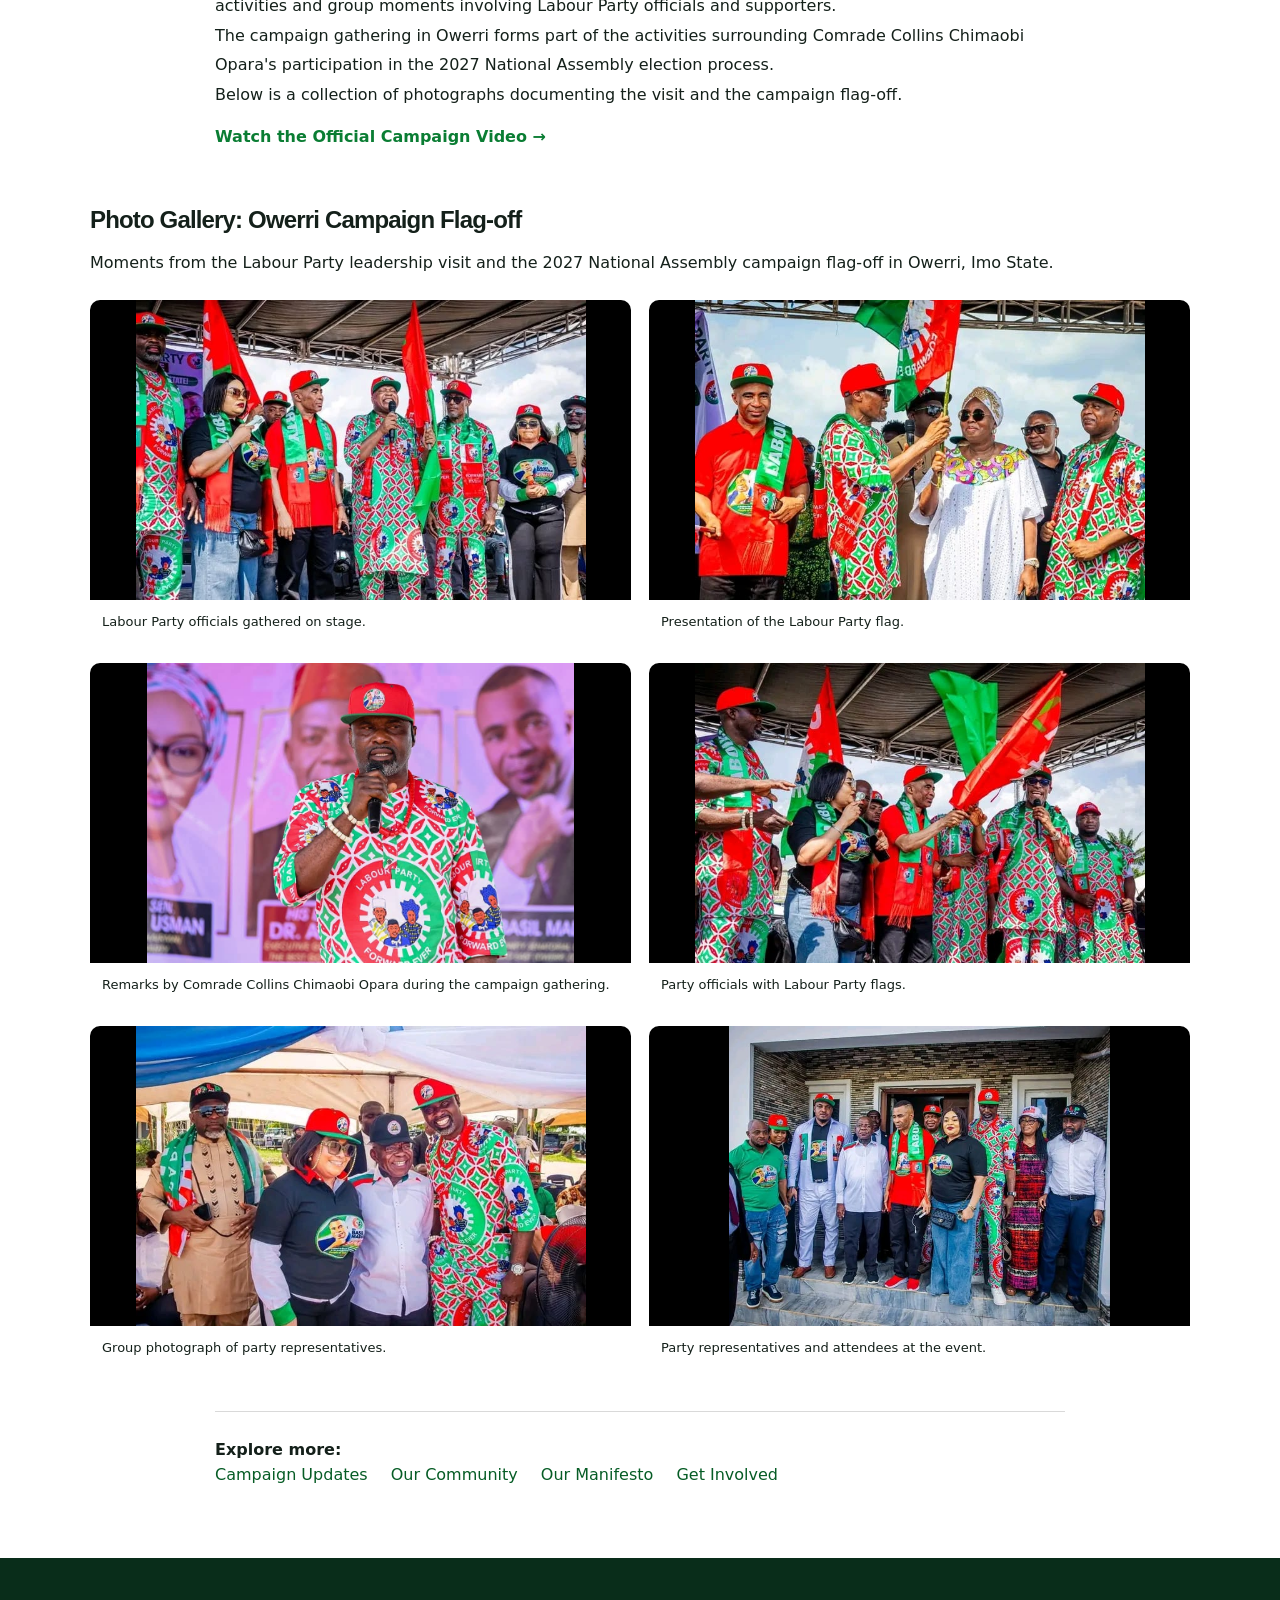
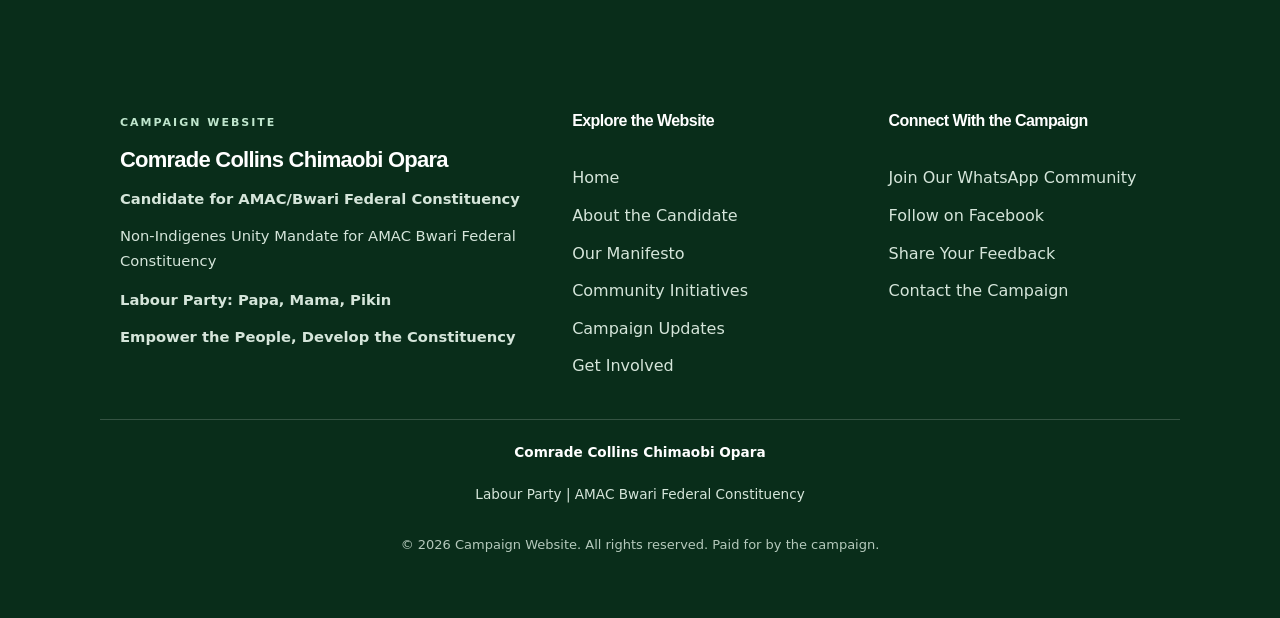
<file: news/imo-campaign-flagoff.html>
<!DOCTYPE html>
<html lang="en">
<head>
  <meta charset="UTF-8" />
  <meta name="viewport" content="width=device-width, initial-scale=1.0" />

  <title>Labour Party Leaders Flag Off Collins Opara's 2027 Campaign | Collins Chimaobi Opara</title>

  <meta
    name="description"
    content="Labour Party national leaders and Abia State Governor Alex Chioma Otti attend the flag-off of Comrade Collins Chimaobi Opara's 2027 National Assembly campaign in Owerri, Imo State."
  />

  <meta name="keywords" content="Collins Chimaobi Opara, Labour Party, 2027 campaign, AMAC Bwari, Alex Otti, Owerri, Imo State" />

  <meta name="author" content="Collins Chimaobi Opara Campaign" />

  <meta property="og:title" content="Labour Party Leaders Flag Off Collins Opara's 2027 Campaign" />
  <meta
    property="og:description"
    content="A photo report from the Labour Party campaign flag-off in Owerri, Imo State."
  />
  <meta
    property="og:image"
    content="../assets/img/IMG-20261112-WA0005.jpg"
  />
  <meta property="og:type" content="article" />

  <link rel="stylesheet" href="../assets/css/styles.css" />
  <link rel="stylesheet" href="../assets/css/news-article.css" />

  <link
    rel="stylesheet"
    href="https://cdnjs.cloudflare.com/ajax/libs/font-awesome/6.5.0/css/all.min.css"
  />

  <style>
    .campaign-article {
      width: min(1100px, 92%);
      margin: 40px auto 70px;
    }

    .campaign-breadcrumb {
      margin-bottom: 25px;
      font-size: 14px;
    }

    .campaign-breadcrumb a {
      text-decoration: none;
    }

    .campaign-article-header {
      max-width: 900px;
      margin-bottom: 28px;
    }

    .campaign-category {
      display: inline-block;
      margin-bottom: 12px;
      font-size: 13px;
      font-weight: 700;
      letter-spacing: 1px;
      text-transform: uppercase;
    }

    .campaign-article-header h1 {
      margin: 0 0 18px;
      line-height: 1.2;
    }

    .campaign-meta {
      display: flex;
      flex-wrap: wrap;
      gap: 18px;
      font-size: 14px;
      margin-bottom: 20px;
    }

    .campaign-meta span {
      display: inline-flex;
      align-items: center;
      gap: 7px;
    }

    .campaign-featured-image {
      margin: 25px 0 35px;
    }

    .campaign-featured-image img {
      display: block;
      width: 100%;
      max-height: 620px;
      object-fit: contain;
      background: #000;
      border-radius: 12px;
    }

    .campaign-featured-image figcaption {
      margin-top: 10px;
      font-size: 13px;
      text-align: center;
    }

    .campaign-article-body {
      max-width: 850px;
      margin: 0 auto;
      font-size: 16px;
      line-height: 1.85;
    }

    .campaign-article-body h2 {
      margin-top: 32px;
      margin-bottom: 12px;
    }

    .campaign-gallery {
      margin-top: 50px;
    }

    .campaign-gallery h2 {
      margin-bottom: 10px;
    }

    .campaign-gallery-intro {
      margin-bottom: 25px;
    }

    .campaign-gallery-grid {
      display: grid;
      grid-template-columns: repeat(2, minmax(0, 1fr));
      gap: 18px;
    }

    .campaign-gallery figure {
      margin: 0;
      overflow: hidden;
      border-radius: 10px;
    }

    .campaign-gallery img {
      display: block;
      width: 100%;
      height: 300px;
      object-fit: contain;
      background: #000;
      transition: transform 0.3s ease;
    }

    .campaign-gallery figure:hover img {
      transform: scale(1.025);
    }

    .campaign-gallery figcaption {
      padding: 12px;
      font-size: 13px;
    }

    .campaign-article-footer {
      max-width: 850px;
      margin: 40px auto 0;
      padding-top: 25px;
      border-top: 1px solid rgba(128, 128, 128, 0.3);
    }

    .campaign-article-footer a {
      margin-right: 18px;
    }

    @media (max-width: 650px) {
      .campaign-article {
        width: 94%;
        margin-top: 25px;
      }

      .campaign-gallery-grid {
        grid-template-columns: 1fr;
      }

      .campaign-gallery img {
        height: auto;
        max-height: 380px;
      }

      .campaign-meta {
        gap: 10px;
      }
    }
  </style>
</head>

<body>

  <!-- SHARED HEADER -->
  <header class="site-header">
    <div id="site-header"></div>
  </header>

  <main class="campaign-article">

    <!-- ARTICLE HEADING -->
    <article>

      <header class="campaign-article-header">
        <span class="campaign-category">Campaign News</span>

        <h1>
          Labour Party National Leaders Visit Owerri to Flag Off
          Comrade Collins Chimaobi Opara's 2027 Campaign
        </h1>

        <div class="campaign-meta">
          <span>
            <i class="fa-regular fa-calendar"></i>
            11 November 2026
          </span>

          <span>
            <i class="fa-solid fa-location-dot"></i>
            Owerri, Imo State
          </span>

          <span>
            <i class="fa-regular fa-newspaper"></i>
            Campaign Report
          </span>
        </div>
      </header>

      <!-- FEATURED IMAGE -->
      <figure class="campaign-featured-image">
        <img
          src="../assets/img/comrage-Otti.jpg"
          alt="Governor Alex Chioma Otti and Labour Party figures at the campaign flag-off event in Owerri, Imo State."
          loading="eager"
        />

        <figcaption>
          Labour Party leaders and officials at the campaign flag-off gathering in Owerri.
        </figcaption>
      </figure>

      <!-- ARTICLE BODY -->
      <div class="campaign-article-body">

        <p>
          The Labour Party's National Working Committee and the party's
          National Leader, His Excellency Governor Alex Chioma Otti of
          Abia State, were in Owerri, Imo State, on Wednesday, 11 November
          2026, for the flag-off of the 2027 National Assembly campaign
          of Comrade Collins Chimaobi Opara.
        </p>

        <p>
          The gathering brought together party officials, leaders and
          supporters for the campaign event. The presence of Governor
          Otti and other Labour Party representatives formed part of
          the national party leadership's engagement around the
          campaign.
        </p>

        <p>
          Supporters of the Labour Party from across the state attended
          the event. The gathering was described by those providing
          the event update as a successful flag-off, with a large turnout
          of party supporters.
        </p>

        <h2>National Party Leadership in Attendance</h2>

        <p>
          The visit brought together members of the Labour Party's
          National Working Committee and other party figures. Governor
          Alex Chioma Otti, who serves as the Governor of Abia State
          and the party's National Leader, was also present.
        </p>

        <p>
          The event provided an opportunity for party leaders and
          supporters to come together around the 2027 National Assembly
          campaign of Comrade Collins Chimaobi Opara, the Labour Party
          candidate for AMAC/Bwari Federal Constituency in the
          Federal Capital Territory.
        </p>

        <h2>Campaign Flag-off in Owerri</h2>

        <p>
          The photographs from the event capture speeches, interactions
          among party representatives, ceremonial activities and group
          moments involving Labour Party officials and supporters.
        </p>

        <p>
          The campaign gathering in Owerri forms part of the activities
          surrounding Comrade Collins Chimaobi Opara's participation
          in the 2027 National Assembly election process.
        </p>

        <p>
          Below is a collection of photographs documenting the visit
          and the campaign flag-off.
        </p>

        <a href="../public/campaign-video.html" class="text-link">
          Watch the Official Campaign Video →
        </a>

      </div>

      <!-- PHOTO GALLERY -->
      <section class="campaign-gallery" aria-labelledby="campaign-gallery-title">

        <h2 id="campaign-gallery-title">Photo Gallery: Owerri Campaign Flag-off</h2>

        <p class="campaign-gallery-intro">
          Moments from the Labour Party leadership visit and the
          2027 National Assembly campaign flag-off in Owerri, Imo State.
        </p>

        <div class="campaign-gallery-grid">

          <figure>
            <img
              src="../assets/img/IMG-20261112-WA0000.jpg"
              alt="Labour Party officials gathered on stage during the campaign flag-off."
              loading="lazy"
            />
            <figcaption>Labour Party officials gathered on stage.</figcaption>
          </figure>

          <figure>
            <img
              src="../assets/img/IMG-20261112-WA0002.jpg"
              alt="Party representatives participating in a ceremonial flag presentation."
              loading="lazy"
            />
            <figcaption>Presentation of the Labour Party flag.</figcaption>
          </figure>

          <figure>
            <img
              src="../assets/img/IMG-20261112-WA0001.jpg"
              alt="A Labour Party representative speaking during the campaign event."
              loading="lazy"
            />
            <figcaption>Remarks by Comrade Collins Chimaobi Opara during the campaign gathering.</figcaption>
          </figure>

          <figure>
            <img
              src="../assets/img/IMG-20261112-WA0004.jpg"
              alt="Labour Party officials holding party flags at the event."
              loading="lazy"
            />
            <figcaption>Party officials with Labour Party flags.</figcaption>
          </figure>

          <figure>
            <img
              src="../assets/img/IMG-20261112-WA0003.jpg"
              alt="Labour Party figures gathered for a group photograph."
              loading="lazy"
            />
            <figcaption>Group photograph of party representatives.</figcaption>
          </figure>

          <figure>
            <img
              src="../assets/img/IMG-20261112-WA0006.jpg"
              alt="Labour Party representatives and attendees in a group photograph."
              loading="lazy"
            />
            <figcaption>Party representatives and attendees at the event.</figcaption>
          </figure>

        </div>
      </section>

      <!-- ARTICLE FOOTER LINKS -->
      <div class="campaign-article-footer">
        <p><strong>Explore more:</strong></p>

        <a href="../public/updates.html">Campaign Updates</a>
        <a href="../public/community.html">Our Community</a>
        <a href="../public/manifesto.html">Our Manifesto</a>
        <a href="../public/get-involved.html">Get Involved</a>
      </div>

    </article>
  </main>

  <!-- SHARED FOOTER -->
  <footer class="site-footer">
    <div id="site-footer"></div>
  </footer>

  <!-- MAIN WEBSITE SCRIPT -->
  <script src="../assets/js/main.js"></script>

  <!-- FIX SHARED NAVIGATION LINKS ON NEWS PAGES -->
  <script>
    (function () {
      const publicPages = [
        "index.html",
        "about.html",
        "manifesto.html",
        "community.html",
        "get-involved.html",
        "updates.html",
        "contact.html",
        "feedback.html"
      ];

      function correctSharedLinks() {
        document
          .querySelectorAll("#site-header a[href], #site-footer a[href]")
          .forEach(function (link) {
            const href = link.getAttribute("href");

            if (!href) return;

            const cleanHref = href.split("?")[0].split("#")[0];

            if (publicPages.includes(cleanHref)) {
              link.setAttribute("href", "../public/" + href);
            }
          });
      }

      // Correct links immediately and whenever shared components load.
      correctSharedLinks();

      const observer = new MutationObserver(function () {
        correctSharedLinks();
      });

      observer.observe(document.getElementById("site-header"), {
        childList: true,
        subtree: true
      });

      observer.observe(document.getElementById("site-footer"), {
        childList: true,
        subtree: true
      });
    })();
  </script>

  <script src="../assets/js/chat-widget.js"></script>

</body>
</html>
</file>
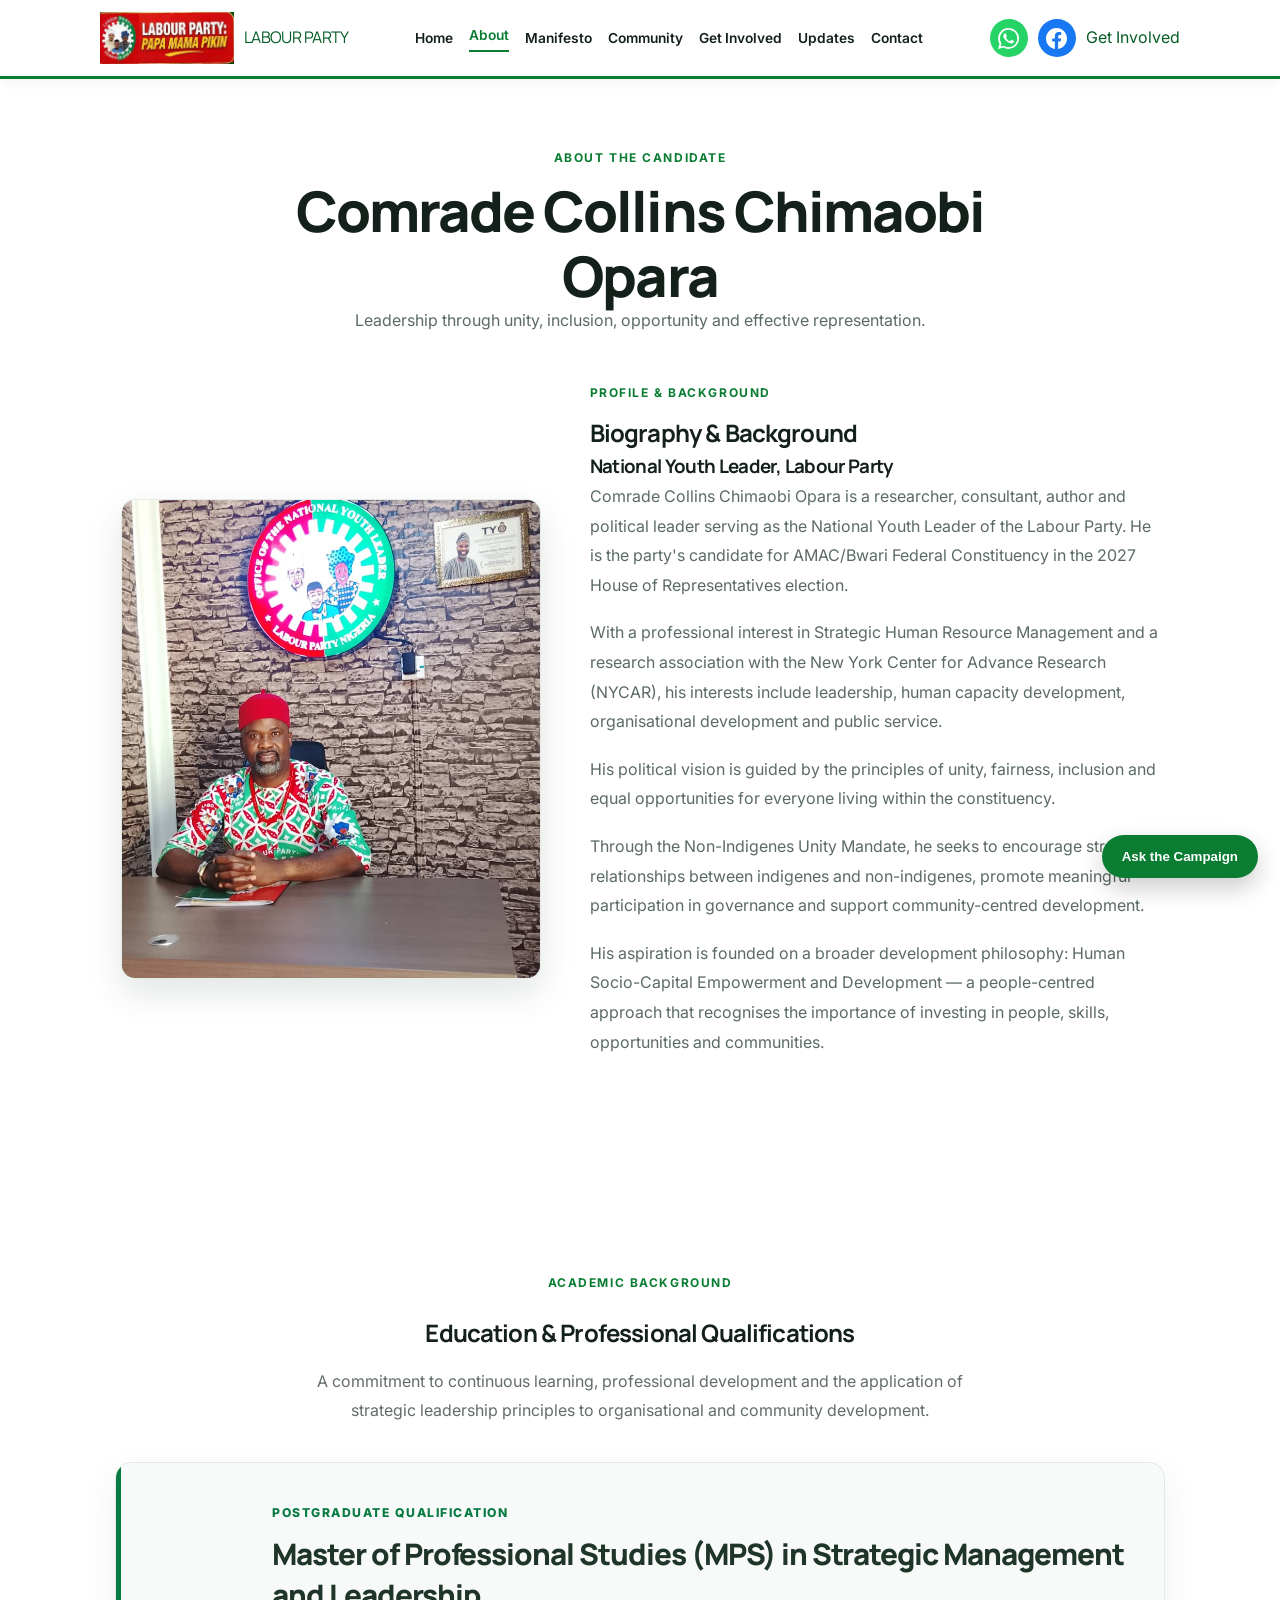
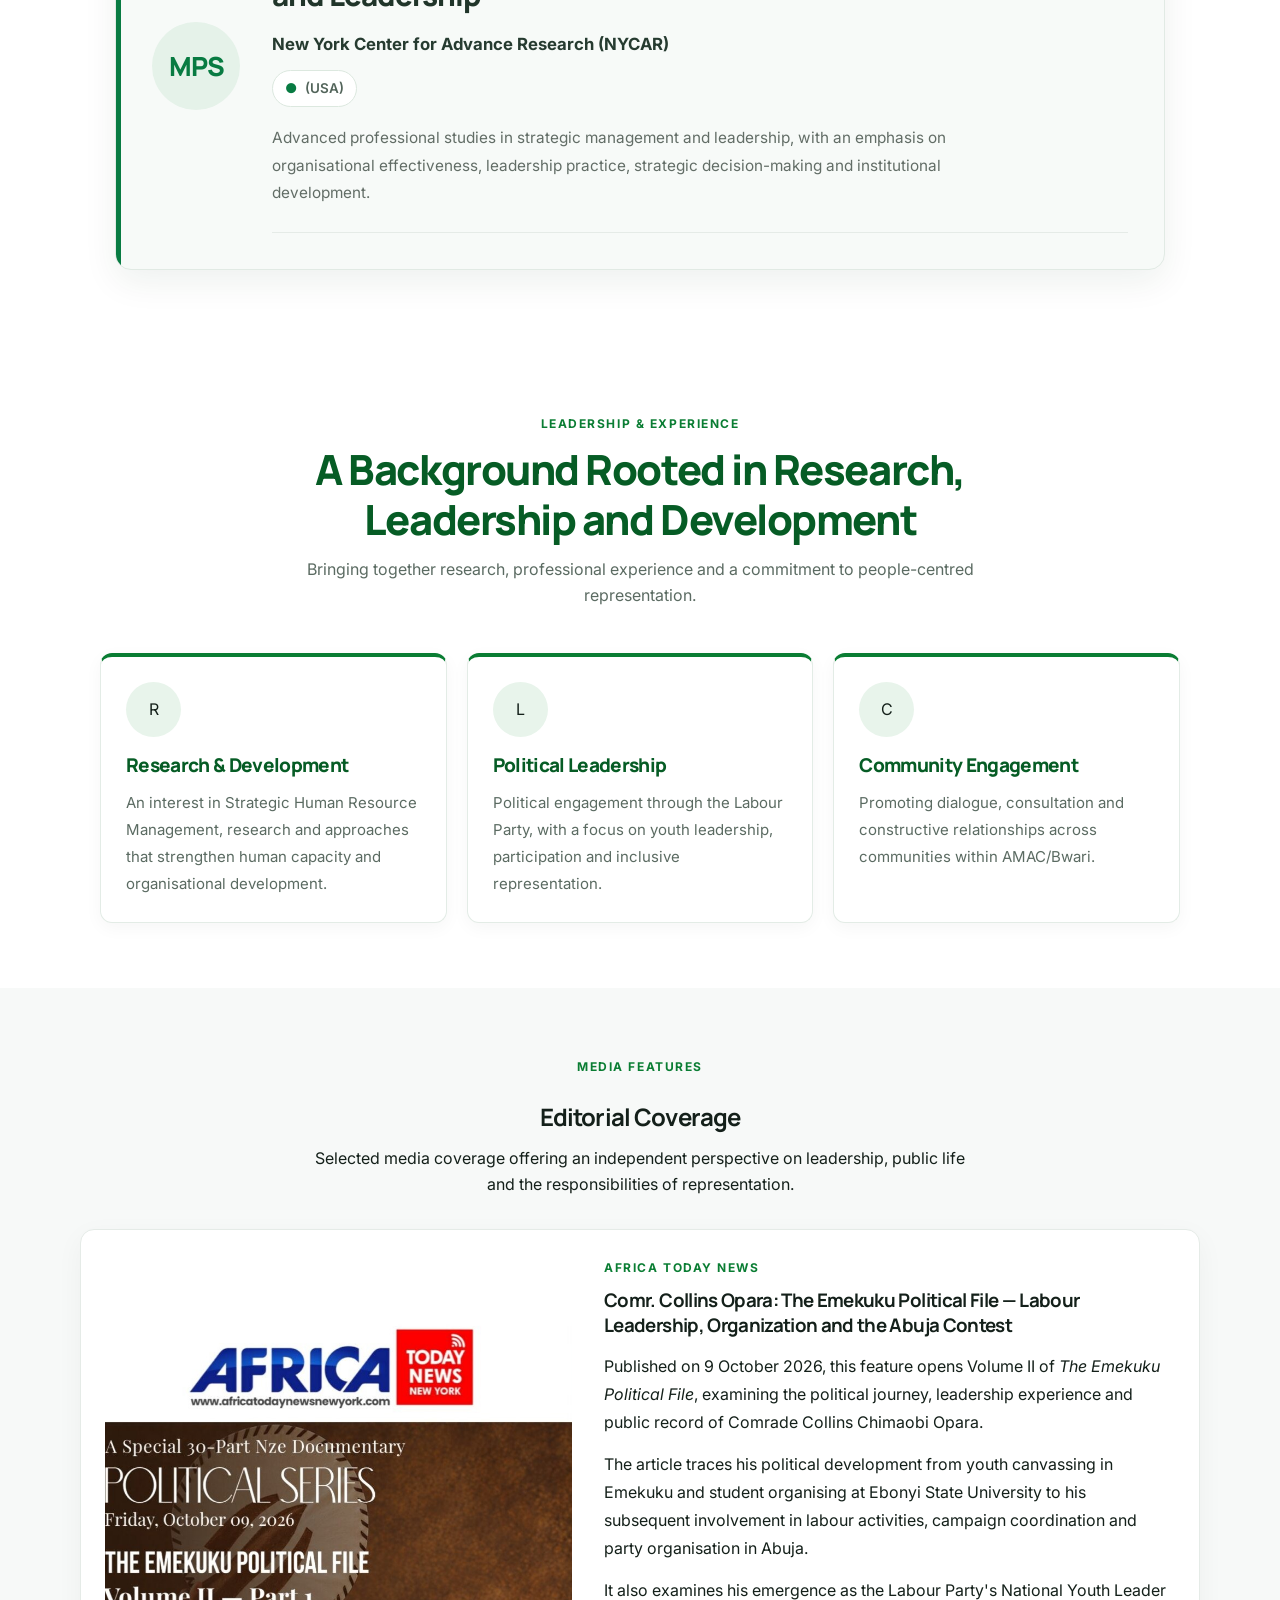
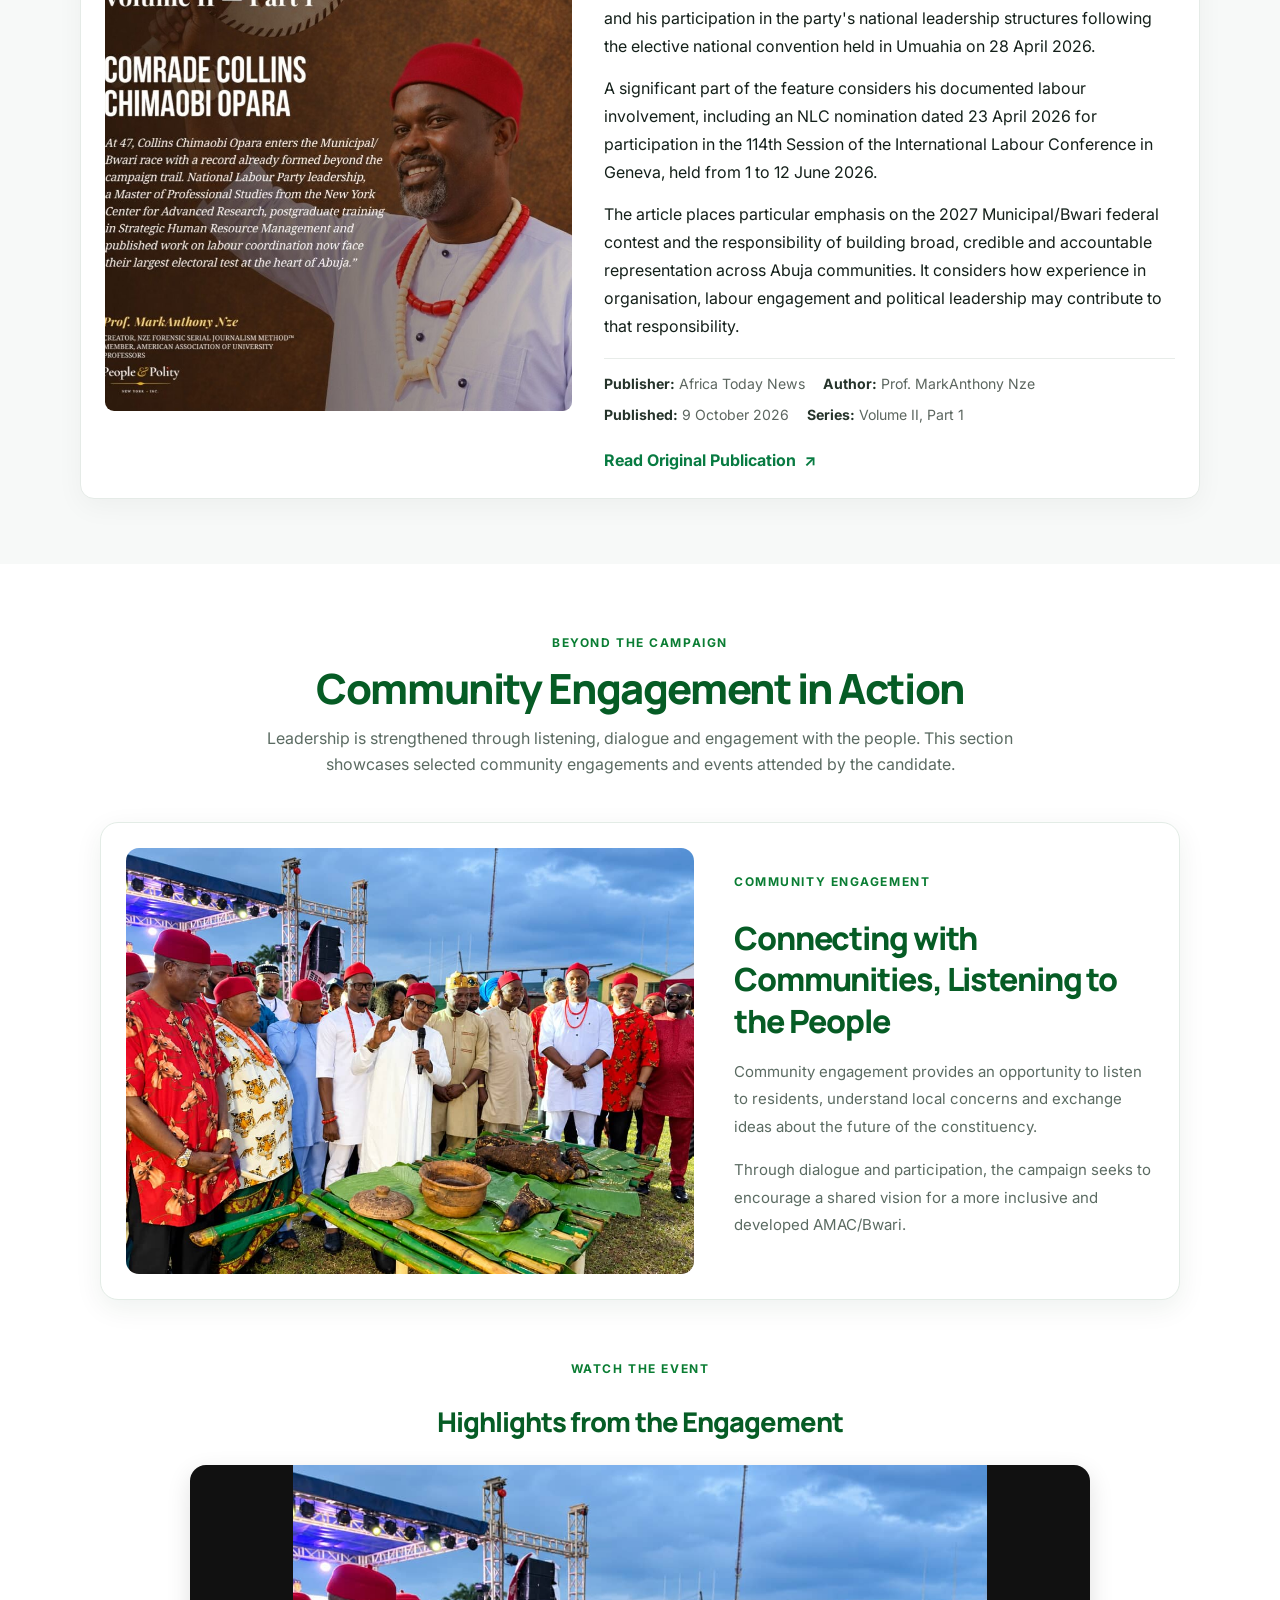
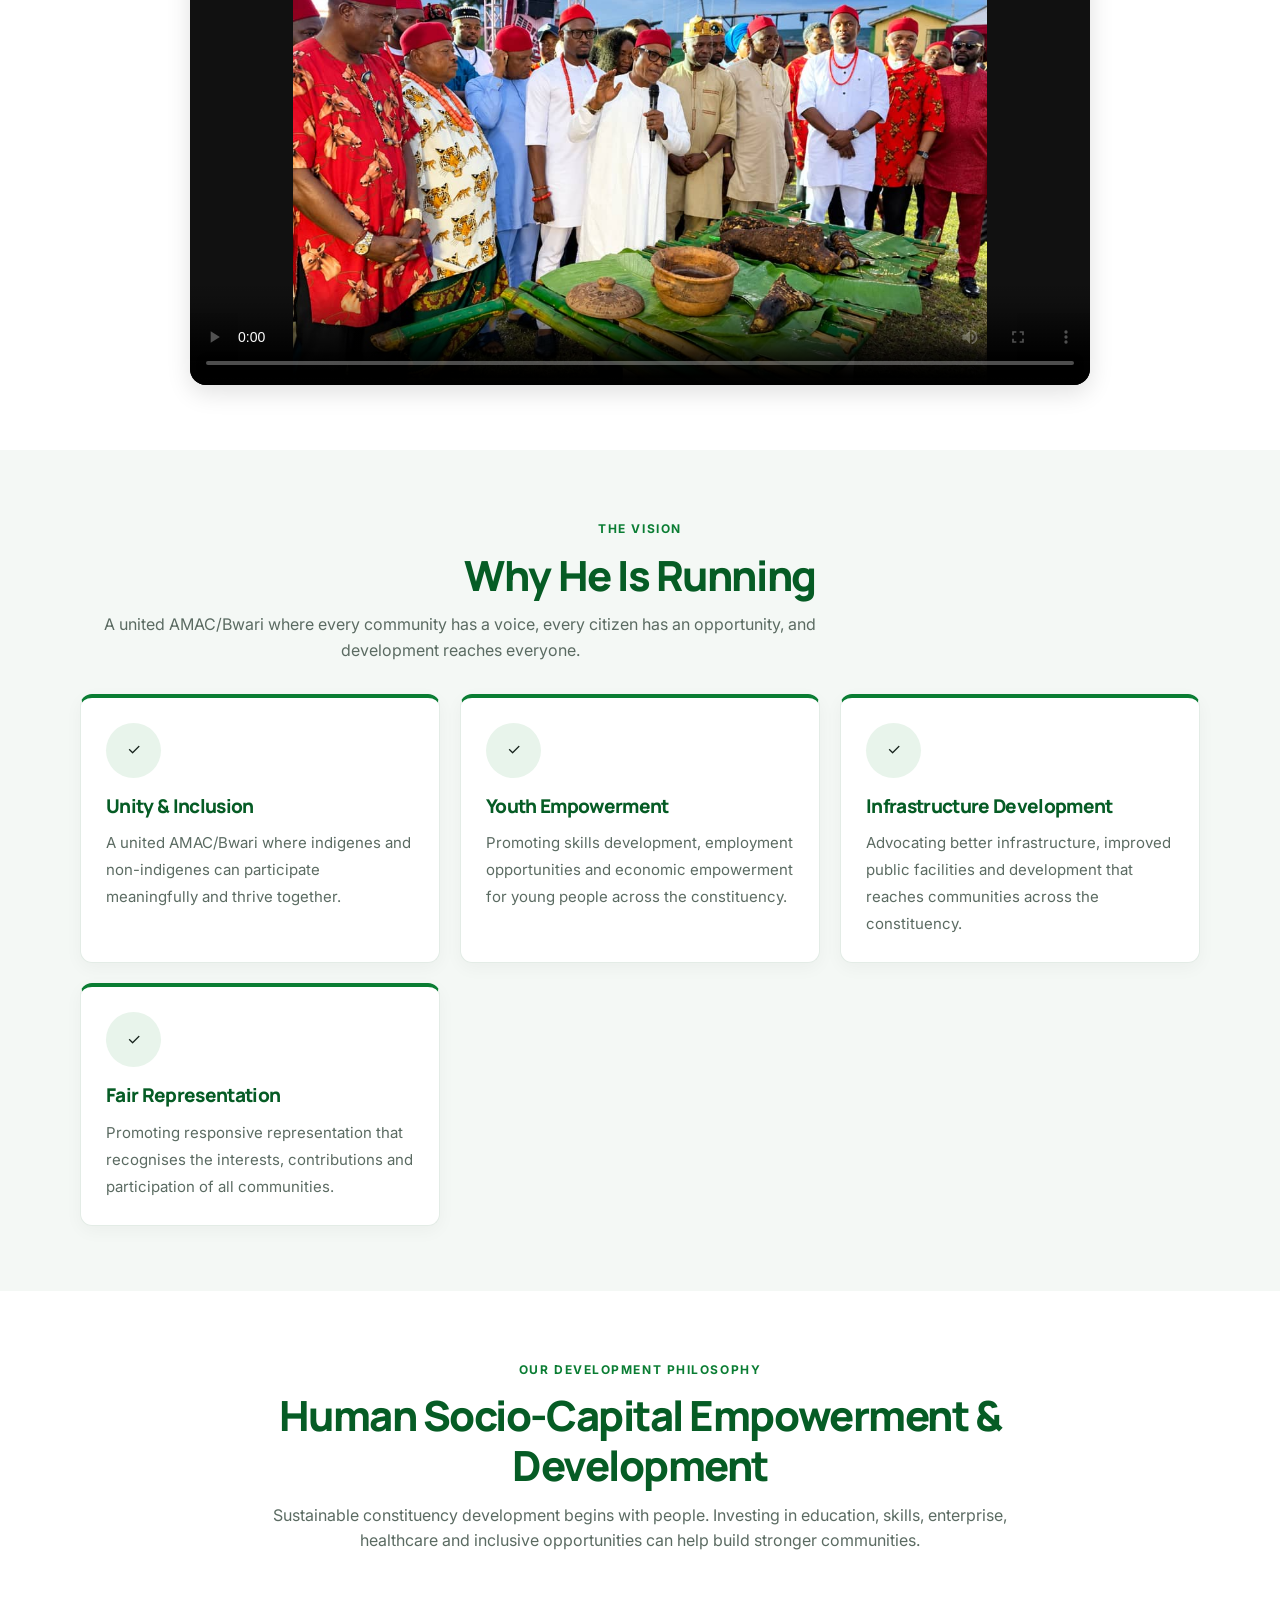
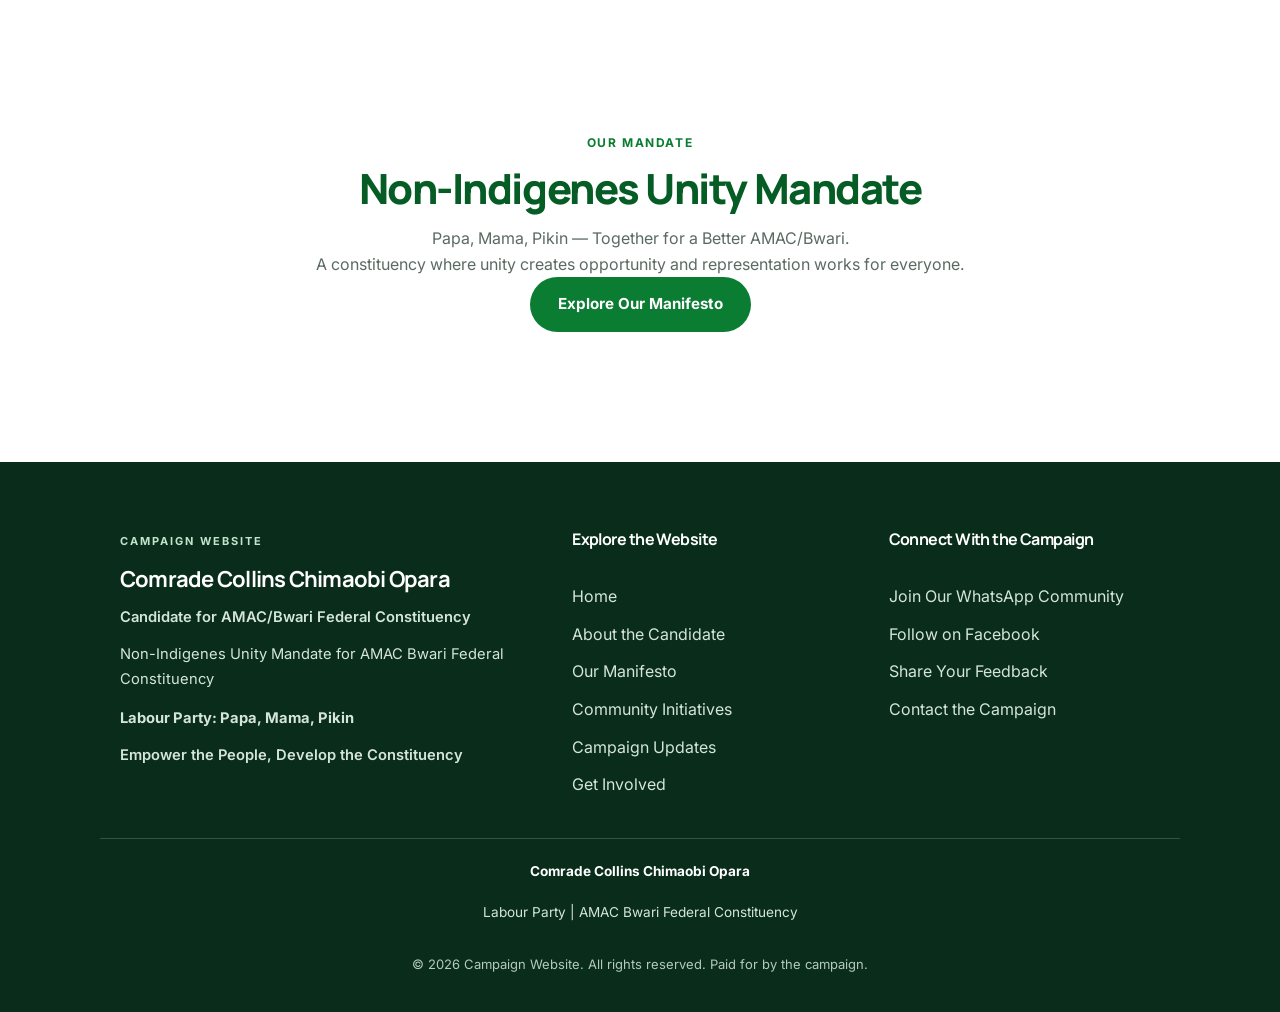
<file: public/about.html>
<!DOCTYPE html>
<html lang="en">

<head>
    <meta charset="UTF-8" />
    <meta name="viewport" content="width=device-width, initial-scale=1.0" />

    <title>About — Comrade Collins Chimaobi Opara | AMAC/Bwari</title>

    <meta
        name="description"
        content="Learn about Comrade Collins Chimaobi Opara, Labour Party National Youth Leader and candidate for AMAC/Bwari Federal Constituency, including his academic qualifications, leadership and professional background."
    />

    <meta name="theme-color" content="#008751" />

    <!-- Strategic Typography -->
    <link rel="preconnect" href="https://fonts.googleapis.com">
    <link rel="preconnect" href="https://fonts.gstatic.com" crossorigin>

    <link
        href="https://fonts.googleapis.com/css2?family=Inter:wght@400;500;600;700&family=Manrope:wght@500;600;700;800&display=swap"
        rel="stylesheet"
    />

    <link rel="stylesheet" href="../assets/css/styles.css" />

    <!-- About Page Styling -->
    <style>
        /* =========================================
           MEDIA FEATURES
        ========================================= */

        .about-media-feature {
            padding: 65px 20px;
            background: #f7f9f8;
        }

        .about-media-feature-inner {
            max-width: 1120px;
            margin: 0 auto;
        }

        .about-media-feature-heading {
            max-width: 760px;
            margin: 0 auto 32px;
            text-align: center;
        }

        .about-media-feature-heading h2 {
            margin: 10px 0;
        }

        .about-media-feature-heading p {
            margin: 0 auto;
            max-width: 680px;
        }

        .media-feature-card {
            display: grid;
            grid-template-columns: minmax(0, 0.9fr) minmax(0, 1.1fr);
            align-items: center;
            gap: 32px;
            padding: 24px;
            background: #ffffff;
            border: 1px solid #e5ebe7;
            border-radius: 14px;
            box-shadow: 0 8px 28px rgba(0, 0, 0, 0.045);
        }

        .media-feature-image {
            overflow: hidden;
            border-radius: 9px;
            background: #edf1ee;
        }

        .media-feature-image img {
            display: block;
            width: 100%;
            height: auto;
            object-fit: cover;
        }

        .media-feature-content .section-label {
            display: inline-block;
            margin-bottom: 10px;
        }

        .media-feature-content h3 {
            margin: 0 0 14px;
            line-height: 1.35;
        }

        .media-feature-content p {
            margin-bottom: 14px;
            line-height: 1.75;
        }

        .media-feature-meta {
            display: flex;
            flex-wrap: wrap;
            gap: 8px 18px;
            margin: 18px 0;
            padding-top: 14px;
            border-top: 1px solid #e8ece9;
            color: #5c665f;
            font-size: 0.88rem;
        }

        .media-feature-meta strong {
            color: #26342b;
        }

        .media-feature-link {
            display: inline-flex;
            align-items: center;
            gap: 8px;
            margin-top: 4px;
            color: #087b42;
            font-weight: 700;
            text-decoration: none;
        }

        .media-feature-link:hover {
            text-decoration: underline;
        }

        /* =========================================
           EDUCATION AND PROFESSIONAL QUALIFICATION
        ========================================= */

        .about-education {
            position: relative;
            padding: 75px 20px;
            background: #ffffff;
        }

        .about-education-inner {
            max-width: 1050px;
            margin: 0 auto;
        }

        .education-heading {
            max-width: 760px;
            margin: 0 auto 38px;
            text-align: center;
        }

        .education-heading h2 {
            margin: 10px 0 14px;
        }

        .education-heading p {
            max-width: 680px;
            margin: 0 auto;
            line-height: 1.8;
            color: #626d66;
        }

        /* Featured qualification card */

        .education-feature {
            position: relative;
            overflow: hidden;
            display: grid;
            grid-template-columns: 95px minmax(0, 1fr);
            gap: 25px;
            align-items: center;
            padding: 36px;
            background: #f7faf8;
            border: 1px solid #e1eae4;
            border-radius: 16px;
            box-shadow: 0 12px 35px rgba(12, 61, 35, 0.07);
        }

        .education-feature::before {
            content: "";
            position: absolute;
            top: 0;
            left: 0;
            width: 5px;
            height: 100%;
            background: #087b42;
        }

        .education-icon {
            display: flex;
            align-items: center;
            justify-content: center;
            width: 88px;
            height: 88px;
            border-radius: 50%;
            background: #e5f2e9;
            color: #087b42;
            font-family: "Manrope", sans-serif;
            font-size: 1.65rem;
            font-weight: 800;
            letter-spacing: -1px;
        }

        .education-content {
            min-width: 0;
        }

        .education-kicker {
            display: inline-block;
            margin-bottom: 10px;
            color: #087b42;
            font-size: 0.76rem;
            font-weight: 800;
            letter-spacing: 1.5px;
            text-transform: uppercase;
        }

        .education-content h3 {
            margin: 0 0 15px;
            color: #20352a;
            font-family: "Manrope", sans-serif;
            font-size: clamp(1.3rem, 3vw, 1.85rem);
            font-weight: 800;
            line-height: 1.4;
        }

        .education-institution {
            margin: 0 0 7px;
            color: #263b30;
            font-size: 1.05rem;
            font-weight: 700;
            line-height: 1.6;
        }

        .education-location {
            display: inline-flex;
            align-items: center;
            gap: 8px;
            margin: 5px 0 17px;
            padding: 7px 12px;
            border: 1px solid #dce8df;
            border-radius: 30px;
            background: #ffffff;
            color: #52645a;
            font-size: 0.84rem;
            font-weight: 600;
        }

        .education-location span {
            color: #087b42;
        }

        .education-description {
            max-width: 720px;
            margin: 0;
            color: #626d66;
            font-size: 0.96rem;
            line-height: 1.8;
        }

        .education-divider {
            height: 1px;
            margin-top: 25px;
            background: #e5ebe7;
        }

        /* =========================================
           RESPONSIVE DESIGN
        ========================================= */

        @media (max-width: 760px) {

            .about-media-feature {
                padding: 45px 16px;
            }

            .media-feature-card {
                grid-template-columns: 1fr;
                gap: 22px;
                padding: 16px;
            }

            .media-feature-image img {
                max-height: 420px;
                object-fit: contain;
            }

            .about-education {
                padding: 50px 16px;
            }

            .education-heading {
                margin-bottom: 28px;
            }

            .education-feature {
                grid-template-columns: 1fr;
                gap: 18px;
                padding: 25px 22px;
            }

            .education-icon {
                width: 68px;
                height: 68px;
                font-size: 1.35rem;
            }

            .education-content h3 {
                font-size: 1.35rem;
            }

            .education-institution {
                font-size: 0.98rem;
            }

            .education-description {
                font-size: 0.92rem;
            }
        }

        @media (max-width: 420px) {

            .education-feature {
                padding: 22px 18px;
            }

            .education-location {
                font-size: 0.78rem;
            }
        }
    </style>
</head>

<body>

    <!-- Shared Site Header -->
    <div id="site-header"></div>

    <main>

        <!-- =================================================
             PAGE INTRODUCTION
        ================================================== -->

        <section class="about about-intro">

            <div class="section-heading">

                <span class="section-label">
                    ABOUT THE CANDIDATE
                </span>

                <h1>
                    Comrade Collins Chimaobi Opara
                </h1>

                <p class="about-intro-text">
                    Leadership through unity, inclusion,
                    opportunity and effective representation.
                </p>

            </div>

            <!-- BIOGRAPHY AND OFFICE PHOTOGRAPH -->

            <div class="about-profile">

                <div class="about-profile-image">

                    <img
                        src="../assets/img/candidate-office.jpg"
                        alt="Comrade Collins Chimaobi Opara seated in his office"
                        loading="lazy"
                    />

                    <div class="profile-image-caption">

                        <span>
                            COMRADE COLLINS CHIMAOBI OPARA
                        </span>

                        <p>
                            National Youth Leader, Labour Party
                        </p>

                    </div>

                </div>

                <!-- Candidate Biography -->

                <div class="about-content">

                    <span class="section-label">
                        PROFILE & BACKGROUND
                    </span>

                    <h2>
                        Biography & Background
                    </h2>

                    <h3 class="profile-position">
                        National Youth Leader, Labour Party
                    </h3>

                    <p>
                        Comrade Collins Chimaobi Opara is a researcher,
                        consultant, author and political leader serving
                        as the National Youth Leader of the Labour Party.
                        He is the party's candidate for AMAC/Bwari Federal
                        Constituency in the 2027 House of Representatives
                        election.
                    </p>

                    <p>
                        With a professional interest in Strategic Human
                        Resource Management and a research association
                        with the New York Center for Advance Research
                        (NYCAR), his interests include leadership,
                        human capacity development, organisational
                        development and public service.
                    </p>

                    <p>
                        His political vision is guided by the principles
                        of unity, fairness, inclusion and equal
                        opportunities for everyone living within
                        the constituency.
                    </p>

                    <p>
                        Through the Non-Indigenes Unity Mandate, he seeks
                        to encourage stronger relationships between
                        indigenes and non-indigenes, promote meaningful
                        participation in governance and support
                        community-centred development.
                    </p>

                    <p>
                        His aspiration is founded on a broader development
                        philosophy: Human Socio-Capital Empowerment
                        and Development — a people-centred approach
                        that recognises the importance of investing
                        in people, skills, opportunities and communities.
                    </p>

                </div>

            </div>

        </section>

        <!-- =================================================
             EDUCATION AND PROFESSIONAL QUALIFICATIONS
        ================================================== -->

        <section class="about-education">

            <div class="about-education-inner">

                <div class="education-heading">

                    <span class="section-label">
                        ACADEMIC BACKGROUND
                    </span>

                    <h2>
                        Education & Professional Qualifications
                    </h2>

                    <p>
                        A commitment to continuous learning,
                        professional development and the application
                        of strategic leadership principles to
                        organisational and community development.
                    </p>

                </div>

                <!-- Featured Academic Qualification -->

                <article class="education-feature">

                    <div class="education-icon" aria-hidden="true">
                        MPS
                    </div>

                    <div class="education-content">

                        <span class="education-kicker">
                            POSTGRADUATE QUALIFICATION
                        </span>

                        <h3>
                            Master of Professional Studies (MPS)
                            in Strategic Management and Leadership
                        </h3>

                        <p class="education-institution">
                            New York Center for Advance Research (NYCAR)
                        </p>

                        <div class="education-location">
                            <span aria-hidden="true">●</span>
                            (USA)
                        </div>

                        <p class="education-description">
                            Advanced professional studies in strategic
                            management and leadership, with an emphasis
                            on organisational effectiveness, leadership
                            practice, strategic decision-making and
                            institutional development.
                        </p>

                        <div class="education-divider"></div>

                    </div>

                </article>

            </div>

        </section>

        <!-- =================================================
             LEADERSHIP AND PROFESSIONAL BACKGROUND
        ================================================== -->

        <section class="about about-leadership">

            <div class="section-heading">

                <span class="section-label">
                    LEADERSHIP & EXPERIENCE
                </span>

                <h2>
                    A Background Rooted in Research, Leadership
                    and Development
                </h2>

                <p>
                    Bringing together research, professional
                    experience and a commitment to people-centred
                    representation.
                </p>

            </div>

            <div class="vision-grid">

                <!-- Research -->

                <article class="vision-card">

                    <span class="vision-icon" aria-hidden="true">
                        R
                    </span>

                    <h3>
                        Research & Development
                    </h3>

                    <p>
                        An interest in Strategic Human Resource
                        Management, research and approaches
                        that strengthen human capacity and
                        organisational development.
                    </p>

                </article>

                <!-- Political Leadership -->

                <article class="vision-card">

                    <span class="vision-icon" aria-hidden="true">
                        L
                    </span>

                    <h3>
                        Political Leadership
                    </h3>

                    <p>
                        Political engagement through the Labour
                        Party, with a focus on youth leadership,
                        participation and inclusive representation.
                    </p>

                </article>

                <!-- Community Engagement -->

                <article class="vision-card">

                    <span class="vision-icon" aria-hidden="true">
                        C
                    </span>

                    <h3>
                        Community Engagement
                    </h3>

                    <p>
                        Promoting dialogue, consultation and
                        constructive relationships across
                        communities within AMAC/Bwari.
                    </p>

                </article>

            </div>

        </section>

        <!-- =================================================
             MEDIA FEATURES AND EDITORIAL COVERAGE
        ================================================== -->

        <section class="about-media-feature">

            <div class="about-media-feature-inner">

                <div class="about-media-feature-heading">

                    <span class="section-label">
                        MEDIA FEATURES
                    </span>

                    <h2>
                        Editorial Coverage
                    </h2>

                    <p>
                        Selected media coverage offering an independent
                        perspective on leadership, public life and
                        the responsibilities of representation.
                    </p>

                </div>

                <article class="media-feature-card">

                    <div class="media-feature-image">

                        <img
                            src="../assets/img/africa-today-news-emekuku-political-file-vol-2-part-1.jpg"
                            alt="Africa Today News editorial feature on Comrade Collins Chimaobi Opara, The Emekuku Political File, Volume II, Part 1"
                            loading="lazy"
                        />

                    </div>

                    <div class="media-feature-content">

                        <span class="section-label">
                            AFRICA TODAY NEWS
                        </span>

                        <h3>
                            Comr. Collins Opara: The Emekuku Political File
                            — Labour Leadership, Organization and the
                            Abuja Contest
                        </h3>

                        <p>
                            Published on 9 October 2026, this feature
                            opens Volume II of
                            <em>The Emekuku Political File</em>,
                            examining the political journey, leadership
                            experience and public record of Comrade
                            Collins Chimaobi Opara.
                        </p>

                        <p>
                            The article traces his political development
                            from youth canvassing in Emekuku and student
                            organising at Ebonyi State University to his
                            subsequent involvement in labour activities,
                            campaign coordination and party organisation
                            in Abuja.
                        </p>

                        <p>
                            It also examines his emergence as the Labour
                            Party's National Youth Leader and his
                            participation in the party's national
                            leadership structures following the elective
                            national convention held in Umuahia on
                            28 April 2026.
                        </p>

                        <p>
                            A significant part of the feature considers
                            his documented labour involvement, including
                            an NLC nomination dated 23 April 2026 for
                            participation in the 114th Session of the
                            International Labour Conference in Geneva,
                            held from 1 to 12 June 2026.
                        </p>

                        <p>
                            The article places particular emphasis on
                            the 2027 Municipal/Bwari federal contest
                            and the responsibility of building broad,
                            credible and accountable representation
                            across Abuja communities. It considers how
                            experience in organisation, labour engagement
                            and political leadership may contribute to
                            that responsibility.
                        </p>

                        <div class="media-feature-meta">

                            <span>
                                <strong>Publisher:</strong>
                                Africa Today News
                            </span>

                            <span>
                                <strong>Author:</strong>
                                Prof. MarkAnthony Nze
                            </span>

                            <span>
                                <strong>Published:</strong>
                                9 October 2026
                            </span>

                            <span>
                                <strong>Series:</strong>
                                Volume II, Part 1
                            </span>

                        </div>

                        <a
                            href="https://africatodaynewsnewyork.com/2026/10/09/comr-collins-opara-the-emekuku-political-file-vol-ii-part-1/"
                            class="media-feature-link"
                            target="_blank"
                            rel="noopener noreferrer"
                        >
                            Read Original Publication
                            <span aria-hidden="true">↗</span>
                        </a>

                    </div>

                </article>

            </div>

        </section>

        <!-- =================================================
             COMMUNITY ENGAGEMENT AND EVENT MEDIA
        ================================================== -->

        <section class="about about-events">

            <div class="section-heading">

                <span class="section-label">
                    BEYOND THE CAMPAIGN
                </span>

                <h2>
                    Community Engagement in Action
                </h2>

                <p>
                    Leadership is strengthened through listening,
                    dialogue and engagement with the people.
                    This section showcases selected community
                    engagements and events attended by the candidate.
                </p>

            </div>

            <!-- Event Photograph and Description -->

            <div class="event-feature">

                <div class="event-feature-image">

                    <img
                        src="../assets/img/event-community-engagement.jpg"
                        alt="Comrade Collins Chimaobi Opara at a community engagement event"
                        loading="lazy"
                    />

                </div>

                <div class="event-feature-content">

                    <span class="section-label">
                        COMMUNITY ENGAGEMENT
                    </span>

                    <h3>
                        Connecting with Communities,
                        Listening to the People
                    </h3>

                    <p>
                        Community engagement provides an opportunity
                        to listen to residents, understand local
                        concerns and exchange ideas about the future
                        of the constituency.
                    </p>

                    <p>
                        Through dialogue and participation, the
                        campaign seeks to encourage a shared vision
                        for a more inclusive and developed AMAC/Bwari.
                    </p>

                </div>

            </div>

            <!-- Event Video -->

            <div class="event-video-section">

                <div class="event-video-heading">

                    <span class="section-label">
                        WATCH THE EVENT
                    </span>

                    <h3>
                        Highlights from the Engagement
                    </h3>

                </div>

                <video
                    controls
                    preload="metadata"
                    playsinline
                    poster="../assets/img/event-community-engagement.jpg"
                >

                    <source
                        src="../assets/video/event-community-engagement.mp4"
                        type="video/mp4"
                    />

                    Your browser does not support HTML video.

                </video>

            </div>

        </section>

        <!-- =================================================
             WHY HE IS RUNNING
        ================================================== -->

        <section class="why-running">

            <div class="section-heading">

                <span class="section-label">
                    THE VISION
                </span>

                <h2>
                    Why He Is Running
                </h2>

                <p>
                    A united AMAC/Bwari where every community
                    has a voice, every citizen has an opportunity,
                    and development reaches everyone.
                </p>

            </div>

            <div class="vision-grid">

                <!-- Unity and Inclusion -->

                <article class="vision-card">

                    <span class="vision-icon" aria-hidden="true">
                        ✓
                    </span>

                    <h3>
                        Unity & Inclusion
                    </h3>

                    <p>
                        A united AMAC/Bwari where indigenes
                        and non-indigenes can participate
                        meaningfully and thrive together.
                    </p>

                </article>

                <!-- Youth Empowerment -->

                <article class="vision-card">

                    <span class="vision-icon" aria-hidden="true">
                        ✓
                    </span>

                    <h3>
                        Youth Empowerment
                    </h3>

                    <p>
                        Promoting skills development, employment
                        opportunities and economic empowerment
                        for young people across the constituency.
                    </p>

                </article>

                <!-- Infrastructure -->

                <article class="vision-card">

                    <span class="vision-icon" aria-hidden="true">
                        ✓
                    </span>

                    <h3>
                        Infrastructure Development
                    </h3>

                    <p>
                        Advocating better infrastructure,
                        improved public facilities and
                        development that reaches communities
                        across the constituency.
                    </p>

                </article>

                <!-- Representation -->

                <article class="vision-card">

                    <span class="vision-icon" aria-hidden="true">
                        ✓
                    </span>

                    <h3>
                        Fair Representation
                    </h3>

                    <p>
                        Promoting responsive representation
                        that recognises the interests,
                        contributions and participation
                        of all communities.
                    </p>

                </article>

            </div>

        </section>

        <!-- =================================================
             DEVELOPMENT PHILOSOPHY
        ================================================== -->

        <section class="about about-philosophy">

            <div class="section-heading">

                <span class="section-label">
                    OUR DEVELOPMENT PHILOSOPHY
                </span>

                <h2>
                    Human Socio-Capital Empowerment
                    & Development
                </h2>

                <p>
                    Sustainable constituency development begins
                    with people. Investing in education, skills,
                    enterprise, healthcare and inclusive
                    opportunities can help build stronger
                    communities.
                </p>

            </div>

        </section>

        <!-- =================================================
             CAMPAIGN MANDATE
        ================================================== -->

        <section class="about about-mandate">

            <div class="section-heading">

                <span class="section-label">
                    OUR MANDATE
                </span>

                <h2>
                    Non-Indigenes Unity Mandate
                </h2>

                <p>
                    Papa, Mama, Pikin — Together for a Better
                    AMAC/Bwari.
                </p>

                <p>
                    A constituency where unity creates opportunity
                    and representation works for everyone.
                </p>

                <a href="manifesto.html" class="btn btn-primary">
                    Explore Our Manifesto
                </a>

            </div>

        </section>

    </main>

    <!-- Shared Site Footer -->
    <div id="site-footer"></div>

    <!-- JavaScript -->
    <script src="../assets/js/main.js" defer></script>
    <script src="../assets/js/chat-widget.js" defer></script>

</body>
</html>
</file>
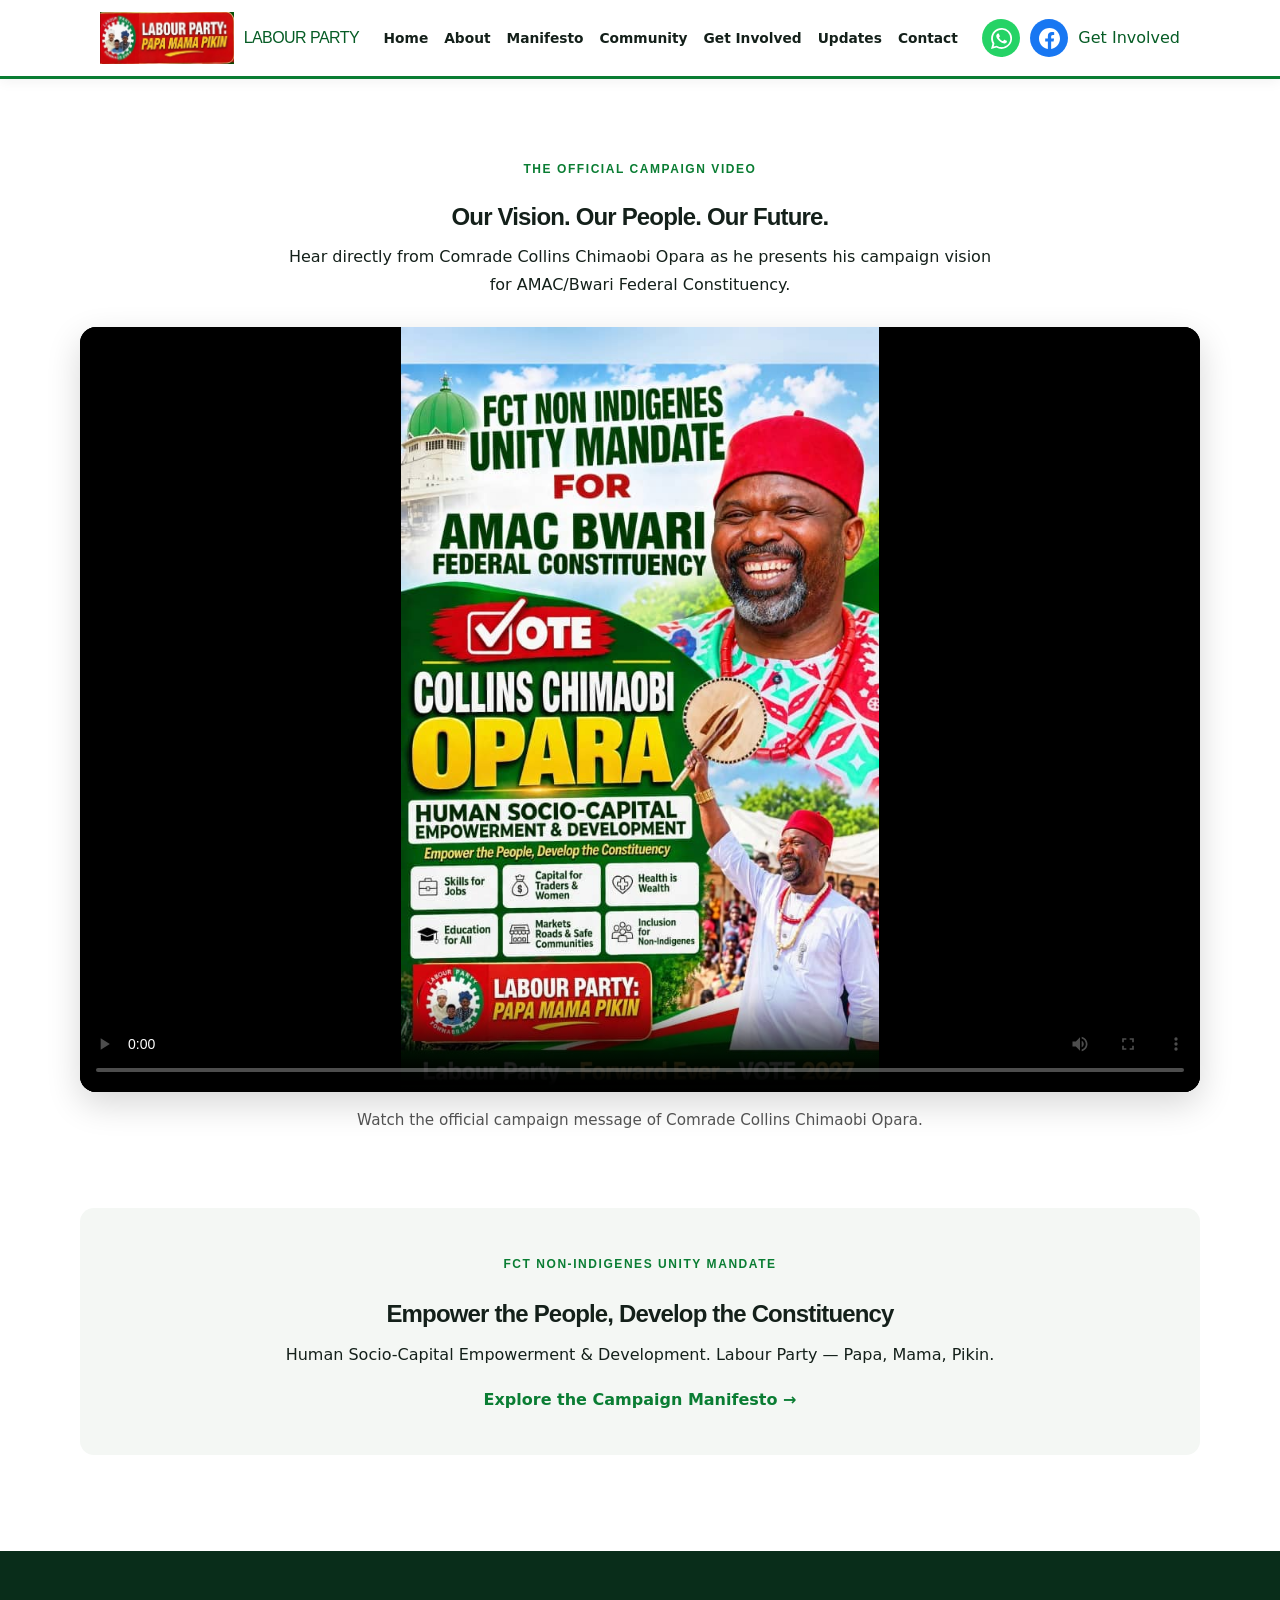
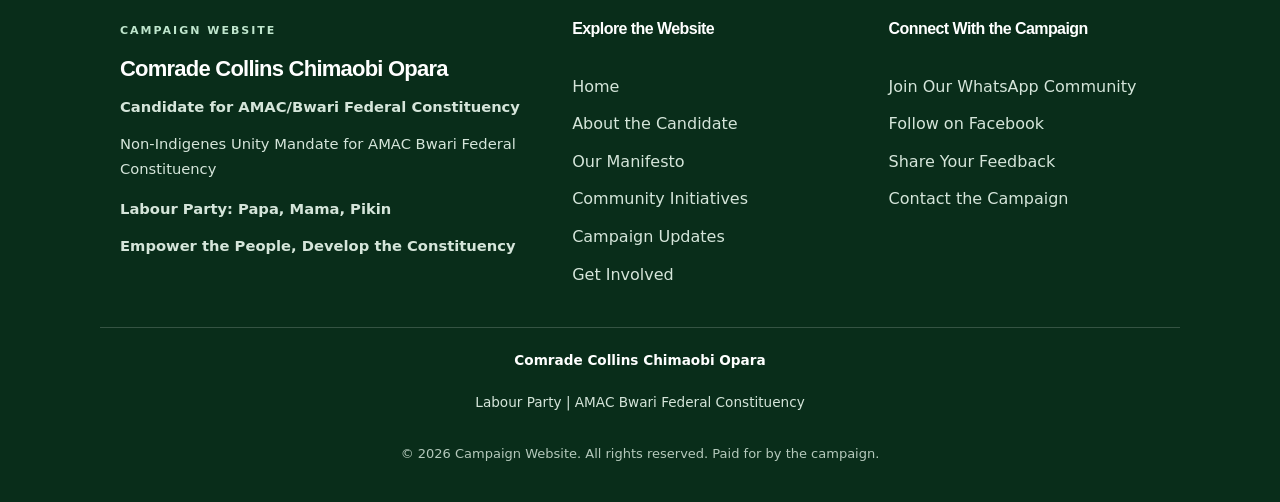
<file: public/campaign-video.html>
<!DOCTYPE html>
<html lang="en">

<head>

    <meta charset="UTF-8">
    <meta name="viewport" content="width=device-width, initial-scale=1.0">

    <title>Official Campaign Video | Comrade Collins Chimaobi Opara</title>

    <meta
        name="description"
        content="Watch the official campaign video of Comrade Collins Chimaobi Opara, FCT Non-Indigenes Unity Mandate for AMAC/Bwari Federal Constituency."
    >

    <meta name="theme-color" content="#008751">

    <!-- MAIN WEBSITE STYLESHEET -->
    <link rel="stylesheet" href="../assets/css/styles.css">

    <!-- CAMPAIGN VIDEO PAGE STYLESHEET -->
    <link rel="stylesheet" href="../assets/css/campaign-video.css">

</head>

<body>

    <!-- SHARED CAMPAIGN HEADER -->
    <div id="site-header"></div>

    <main class="campaign-video-page">

        <!-- VIDEO INTRODUCTION -->
        <section class="campaign-video-hero">

            <div class="campaign-video-heading">

                <span class="section-label">
                    THE OFFICIAL CAMPAIGN VIDEO
                </span>

                <h1>
                    Our Vision. Our People. Our Future.
                </h1>

                <p>
                    Hear directly from Comrade Collins Chimaobi Opara
                    as he presents his campaign vision for
                    AMAC/Bwari Federal Constituency.
                </p>

            </div>

            <!-- NATIVE HTML5 VIDEO PLAYER -->
            <div class="campaign-video-frame">

                <video
                    id="official-campaign-video"
                    class="campaign-video-player"
                    controls
                    playsinline
                    preload="metadata"
                    poster="../assets/img/candidate-portrait.jpg"
                    aria-label="Official campaign video of Comrade Collins Chimaobi Opara">

                    <source
                        src="../assets/video/official-campaign-video.mp4"
                        type="video/mp4">

                    Your browser does not support HTML5 video.

                    <a href="../assets/video/official-campaign-video.mp4">
                        Watch or download the campaign video
                    </a>.

                </video>

            </div>

            <p class="campaign-video-note">
                Watch the official campaign message of
                Comrade Collins Chimaobi Opara.
            </p>

        </section>

        <!-- CAMPAIGN MESSAGE -->
        <section class="campaign-video-about">

            <span class="section-label">
                FCT NON-INDIGENES UNITY MANDATE
            </span>

            <h2>
                Empower the People, Develop the Constituency
            </h2>

            <p>
                Human Socio-Capital Empowerment &amp; Development.
                Labour Party — Papa, Mama, Pikin.
            </p>

            <a class="text-link" href="manifesto.html">
                Explore the Campaign Manifesto →
            </a>

        </section>

    </main>

    <!-- SHARED CAMPAIGN FOOTER -->
    <div id="site-footer"></div>

    <!-- EXISTING SHARED WEBSITE JAVASCRIPT -->
    <script src="../assets/js/main.js" defer></script>

</body>

</html>
</file>
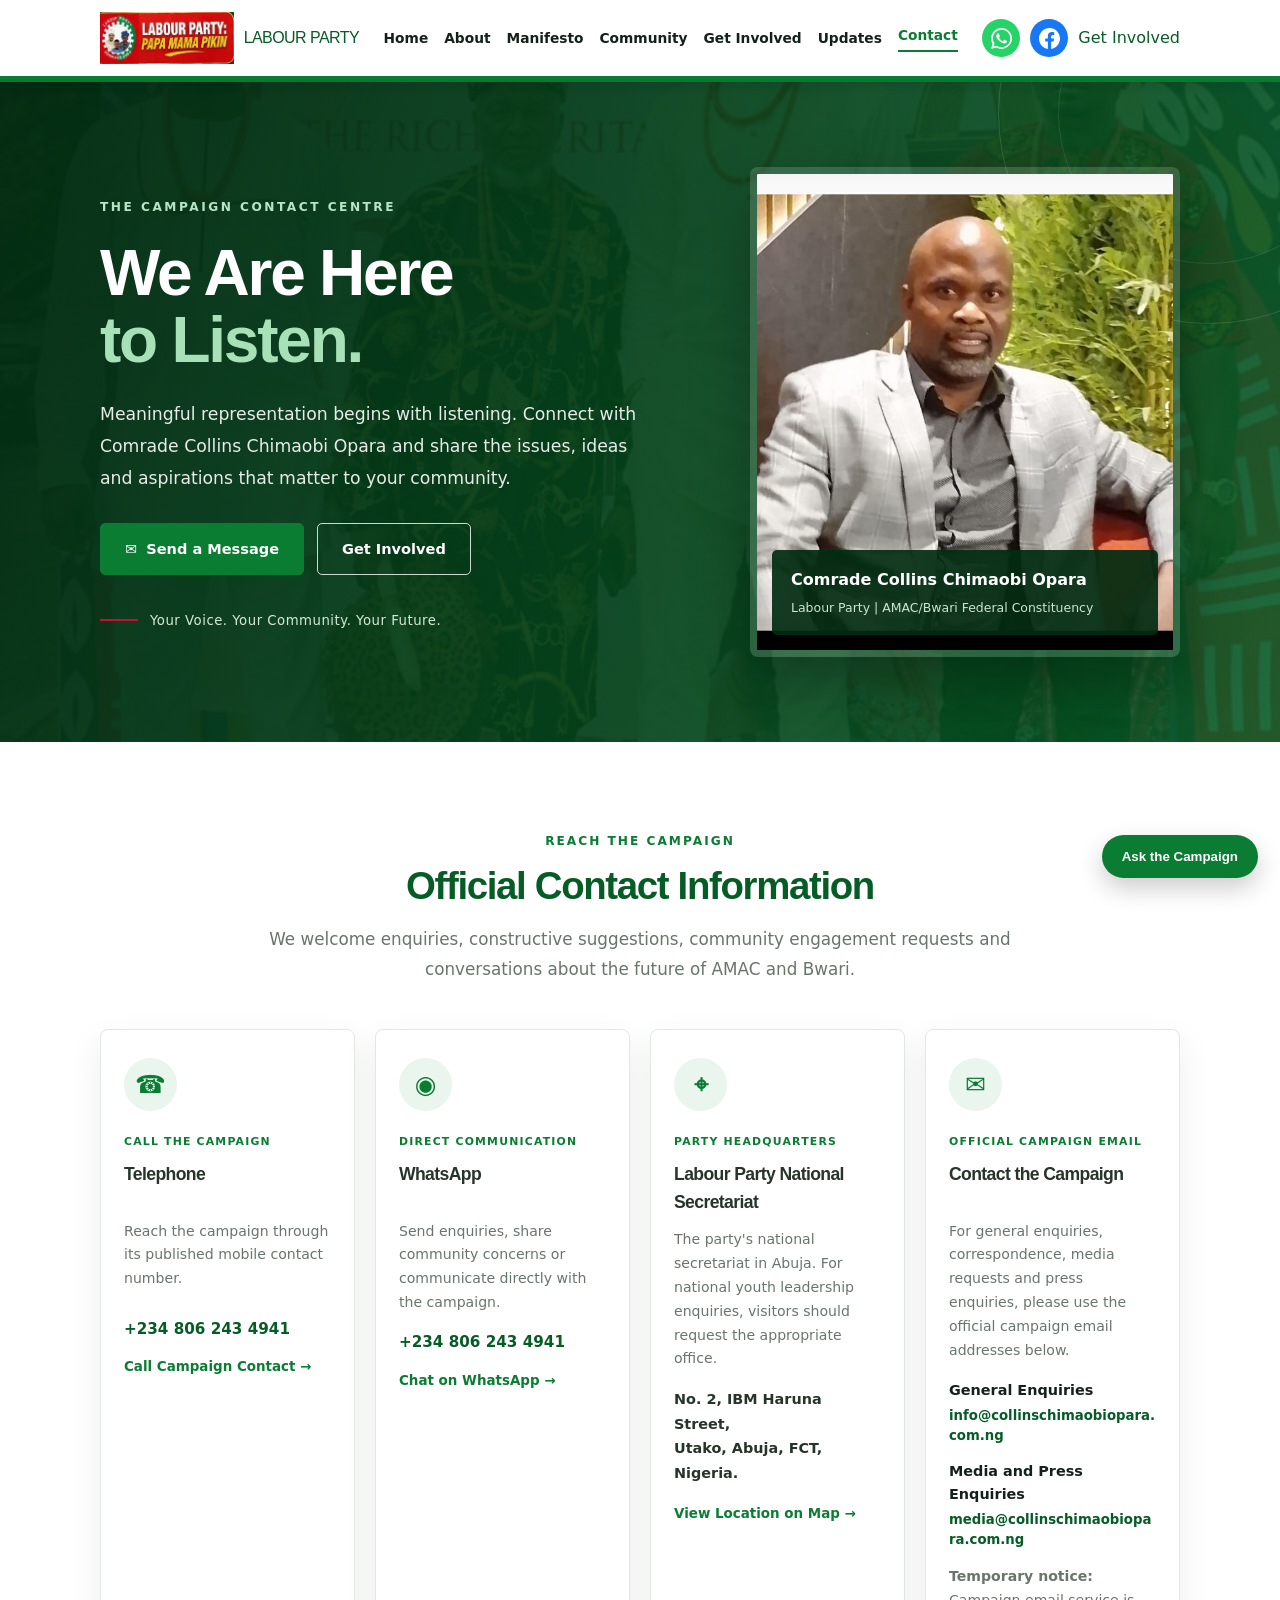
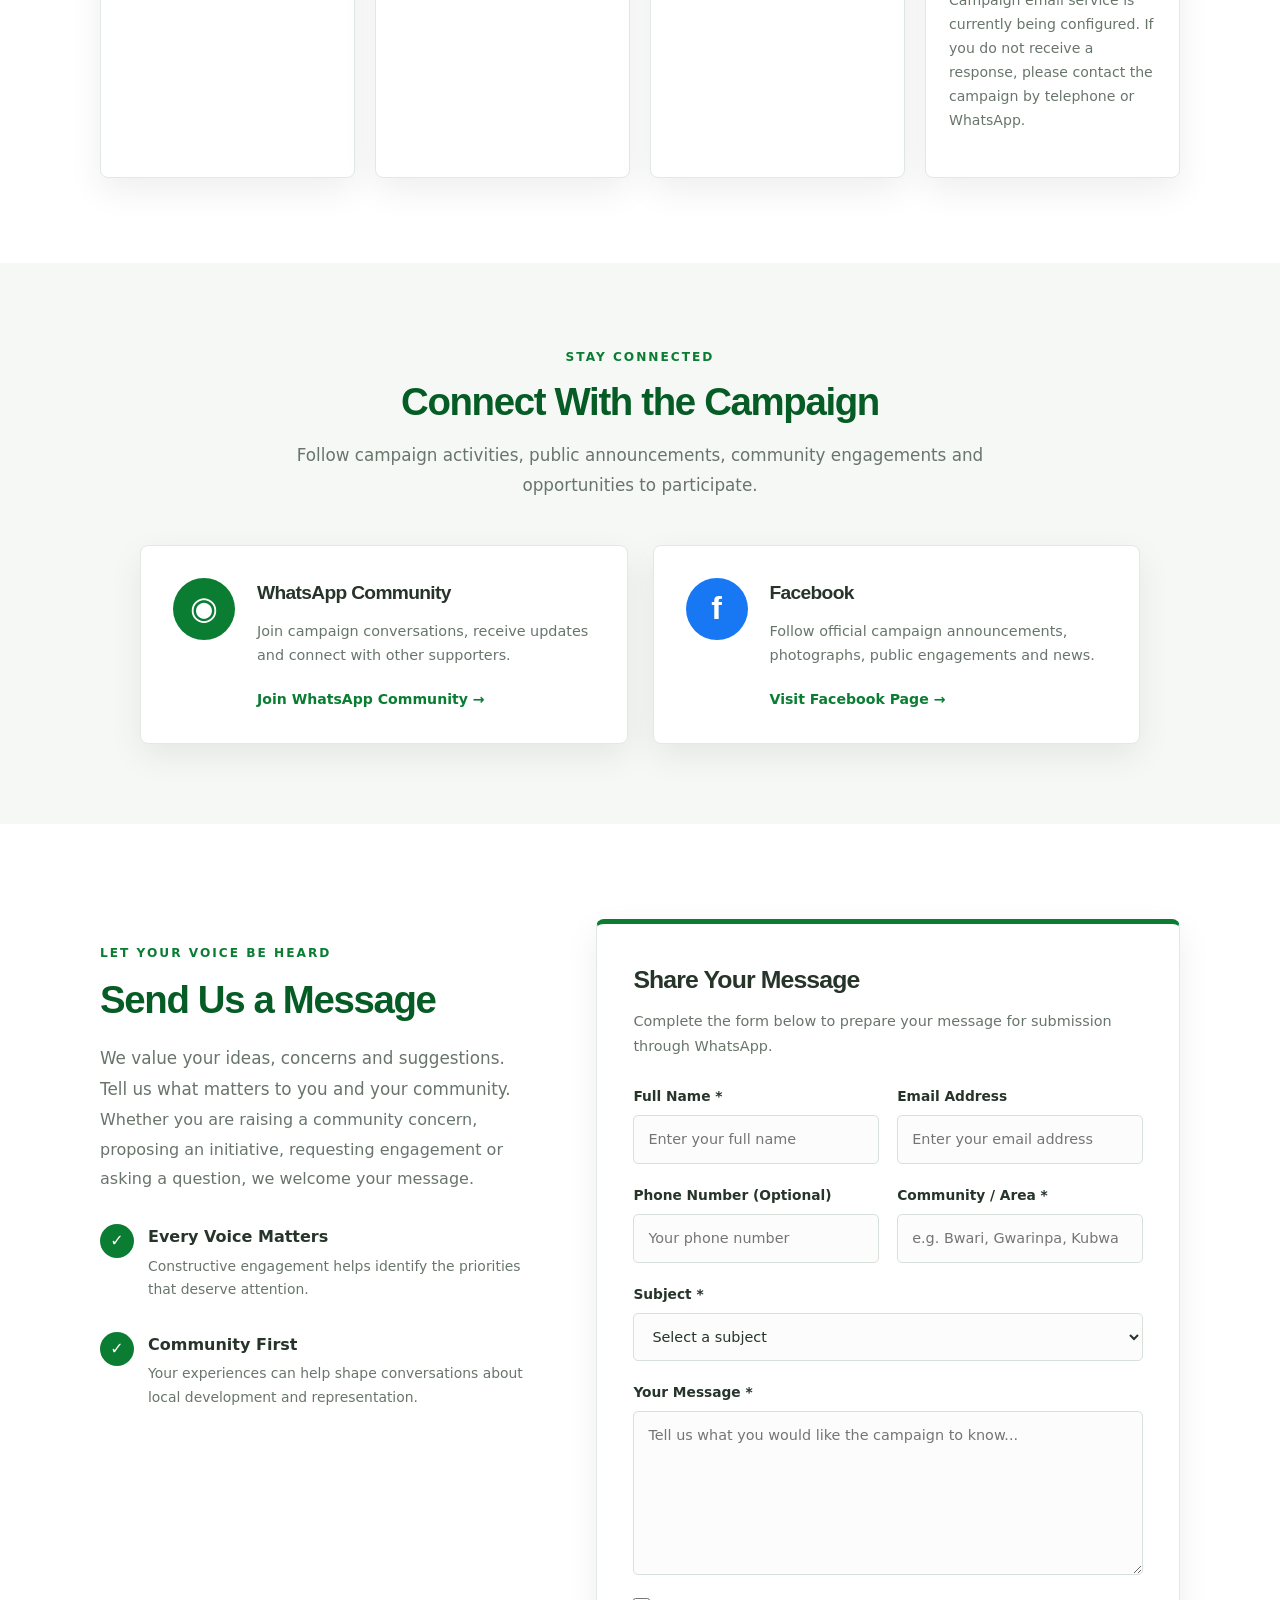
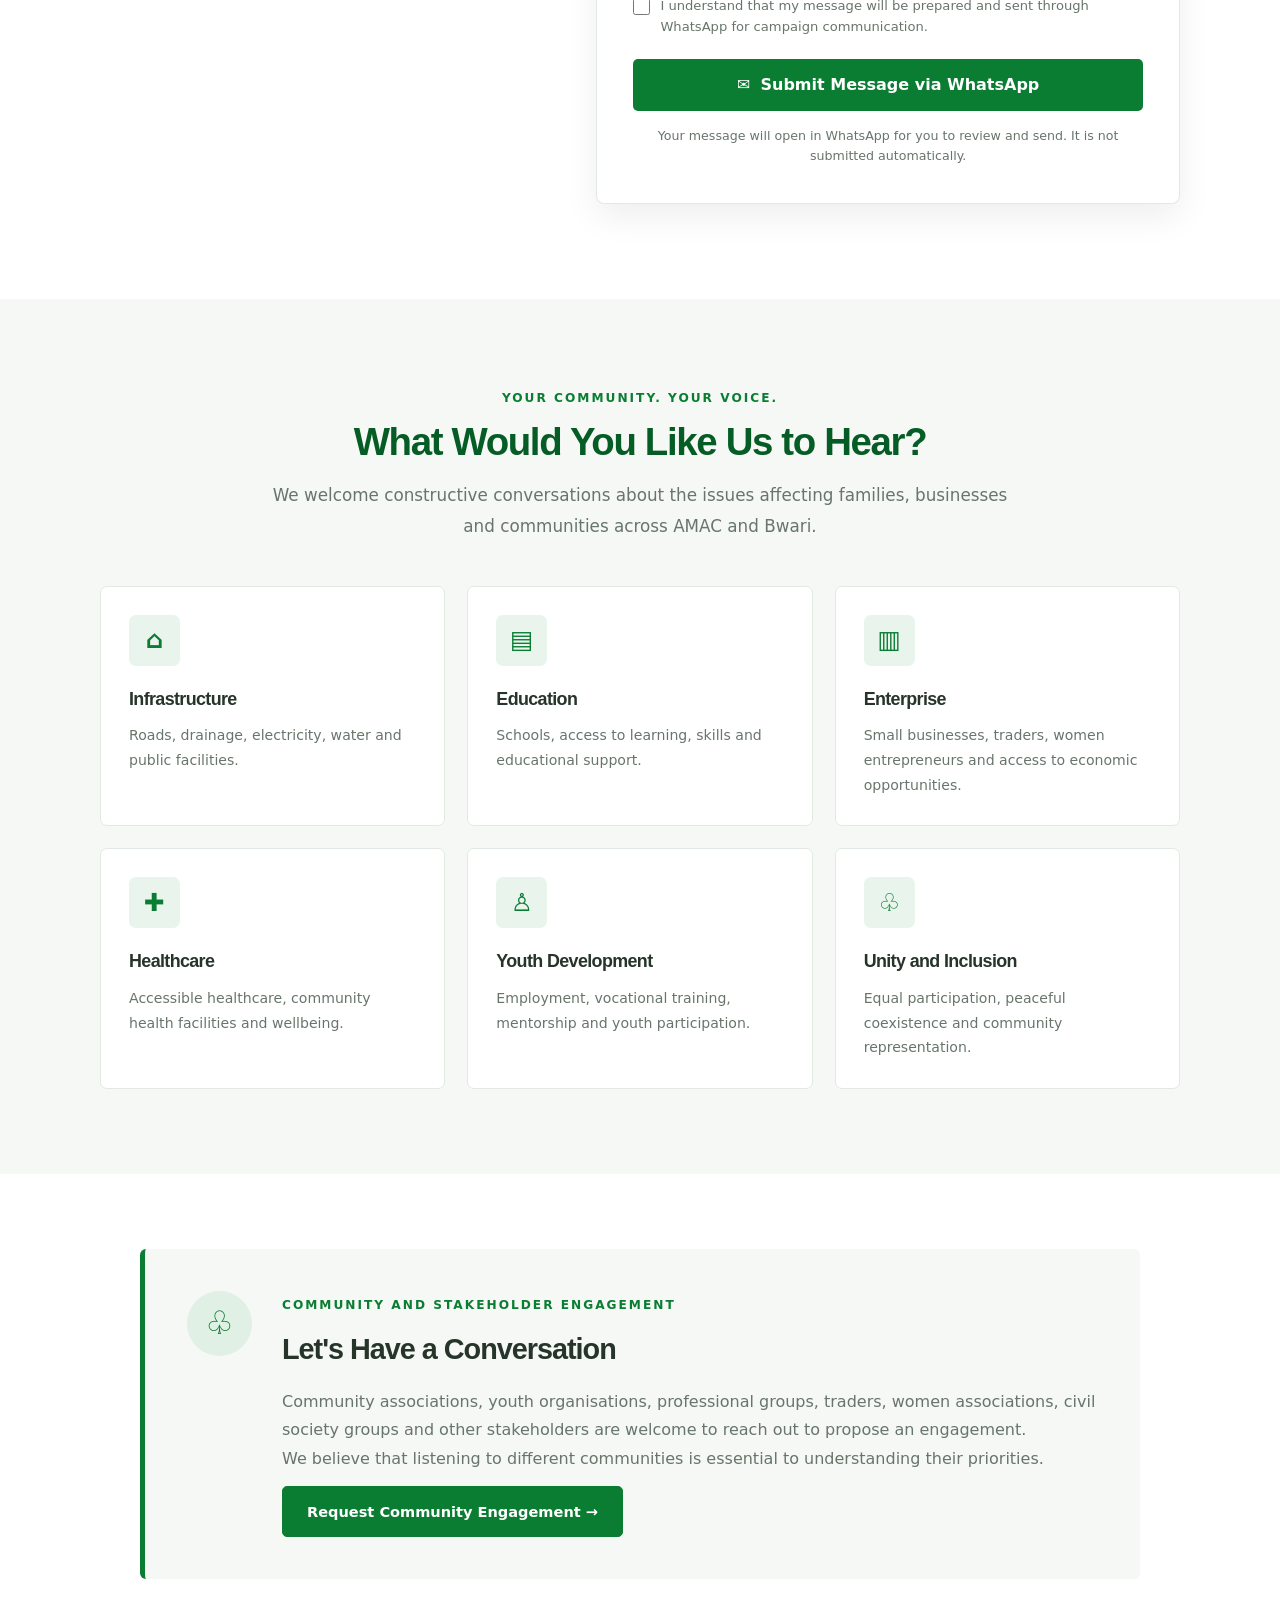
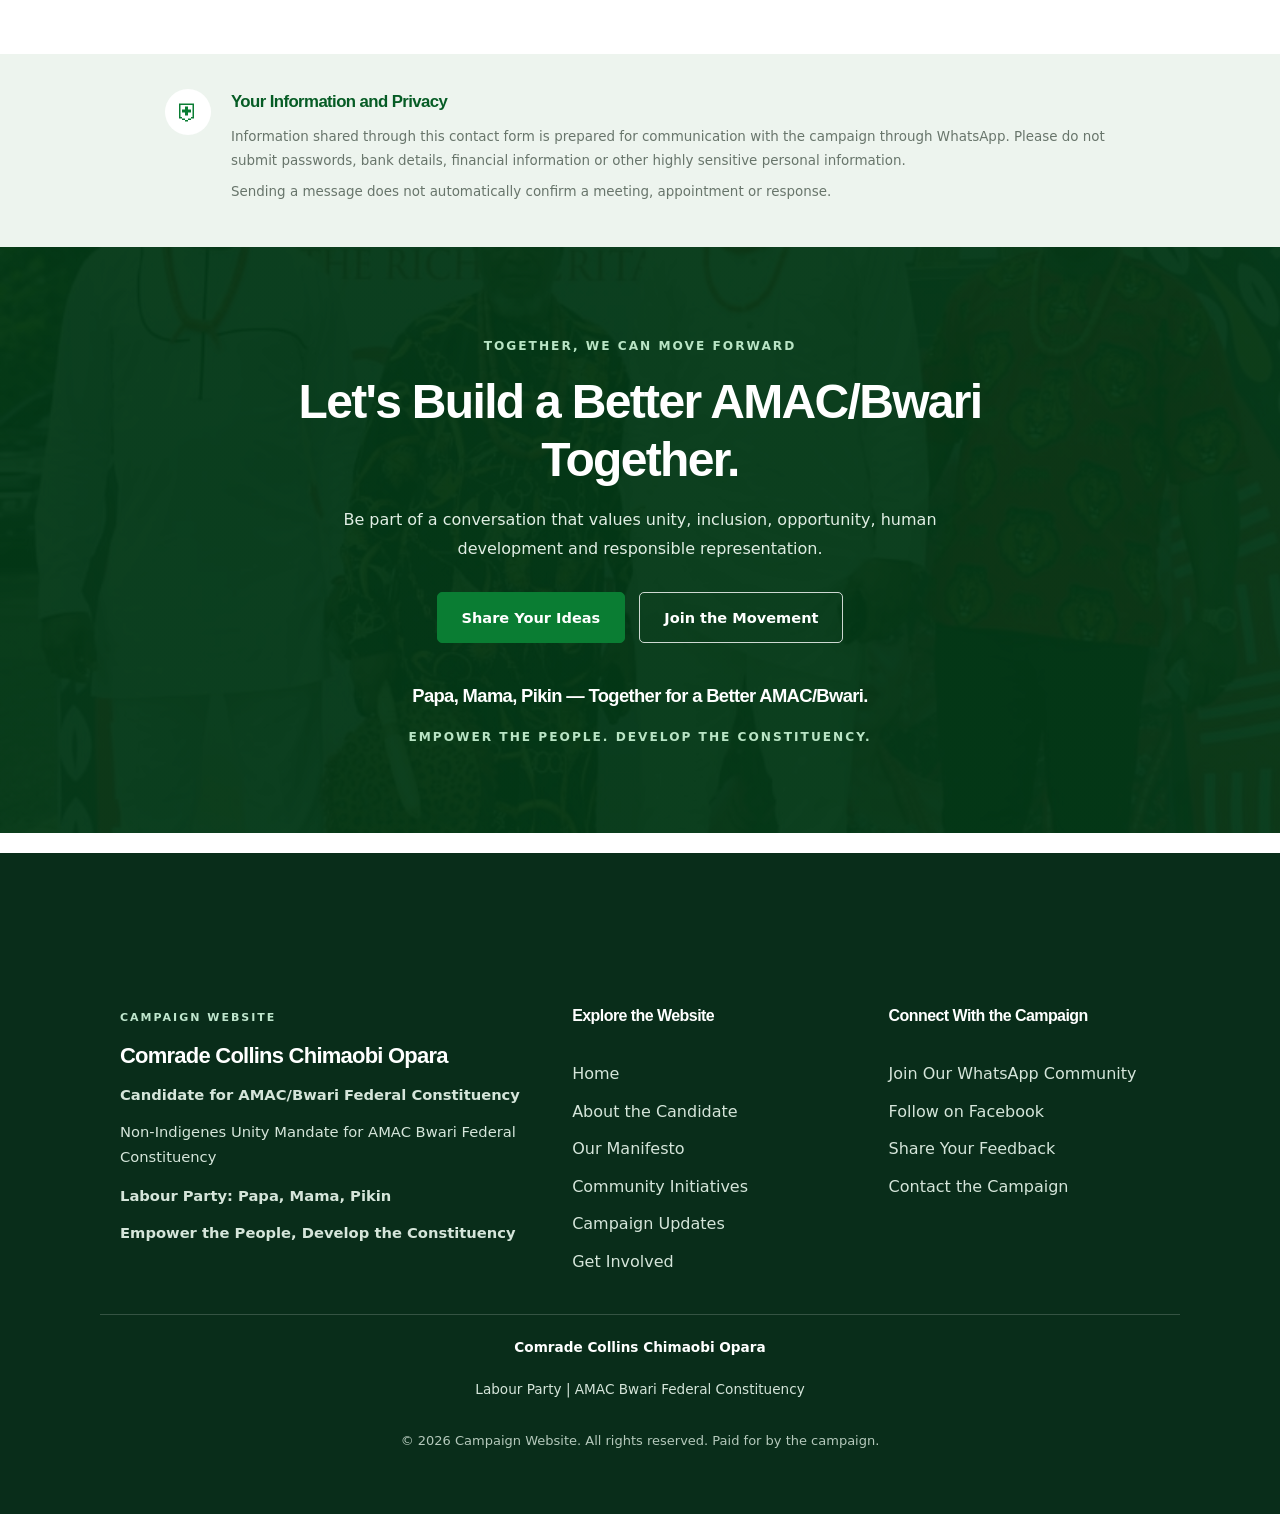
<file: public/contact.html>
<!DOCTYPE html>
<html lang="en">
<head>
  <meta charset="UTF-8" />
  <meta name="viewport" content="width=device-width, initial-scale=1.0" />

  <title>Contact the Campaign | Collins Chimaobi Opara</title>

  <meta
    name="description"
    content="Contact Comrade Collins Chimaobi Opara's campaign for AMAC/Bwari Federal Constituency. Share your concerns, community priorities, suggestions and ideas."
  />

  <meta name="theme-color" content="#0a7d33" />

  <meta property="og:title" content="Contact the Campaign | Collins Chimaobi Opara" />
  <meta
    property="og:description"
    content="Your voice matters. Connect with the campaign, share your ideas and raise community concerns."
  />
  <meta property="og:type" content="website" />

  <link rel="stylesheet" href="../assets/css/styles.css" />
  <link rel="stylesheet" href="../assets/css/contact.css" />

  <style>
    .contact-email-label {
      display: block;
      margin-top: 0.85rem;
      margin-bottom: 0.25rem;
      font-size: 0.9rem;
    }

    .contact-email-notice {
      margin-top: 1rem;
      font-size: 0.85rem;
      line-height: 1.55;
    }
  </style>
</head>

<body>

  <!-- Shared Header -->
  <header class="site-header">
    <div id="site-header"></div>
  </header>

  <main>

    <!-- =====================================================
         1. CONTACT HERO
    ====================================================== -->
    <section class="contact-hero">

      <div class="contact-hero-overlay"></div>

      <div class="container contact-hero-container">

        <div class="contact-hero-content">

          <span class="contact-eyebrow">
            THE CAMPAIGN CONTACT CENTRE
          </span>

          <h1>
            We Are Here<br />
            <span>to Listen.</span>
          </h1>

          <p>
            Meaningful representation begins with listening.
            Connect with Comrade Collins Chimaobi Opara and share
            the issues, ideas and aspirations that matter to your
            community.
          </p>

          <div class="contact-hero-actions">

            <a href="#send-message" class="contact-btn contact-btn-primary">
              <span aria-hidden="true">✉</span>
              Send a Message
            </a>

            <a
              href="get-involved.html"
              class="contact-btn contact-btn-light"
            >
              Get Involved
            </a>

          </div>

          <div class="contact-hero-note">
            <span class="contact-note-line"></span>
            <span>Your Voice. Your Community. Your Future.</span>
          </div>

        </div>

        <div class="contact-hero-image">
          <img
            src="../assets/img/collins-opara-portrait.jpg"
            alt="Comrade Collins Chimaobi Opara"
          />
          <div class="contact-image-caption">
            <strong>Comrade Collins Chimaobi Opara</strong>
            <span>Labour Party | AMAC/Bwari Federal Constituency</span>
          </div>
        </div>

      </div>
    </section>

    <!-- =====================================================
         2. OFFICIAL CONTACT INFORMATION
    ====================================================== -->
    <section class="section contact-information">

      <div class="container">

        <div class="contact-section-heading">
          <span class="contact-section-label">REACH THE CAMPAIGN</span>

          <h2 class="title">Official Contact Information</h2>

          <p class="lead">
            We welcome enquiries, constructive suggestions,
            community engagement requests and conversations
            about the future of AMAC and Bwari.
          </p>
        </div>

        <div class="contact-info-grid">

          <!-- Telephone -->
          <article class="contact-info-card">

            <div class="contact-info-icon" aria-hidden="true">
              ☎
            </div>

            <span class="contact-card-label">CALL THE CAMPAIGN</span>

            <h3>Telephone</h3>

            <p>
              Reach the campaign through its published mobile
              contact number.
            </p>

            <a href="tel:+2348062434941" class="contact-detail-link">
              +234 806 243 4941
            </a>

            <a href="tel:+2348062434941" class="contact-text-link">
              Call Campaign Contact →
            </a>

          </article>

          <!-- WhatsApp -->
          <article class="contact-info-card">

            <div class="contact-info-icon" aria-hidden="true">
              <span class="whatsapp-symbol">◉</span>
            </div>

            <span class="contact-card-label">DIRECT COMMUNICATION</span>

            <h3>WhatsApp</h3>

            <p>
              Send enquiries, share community concerns or
              communicate directly with the campaign.
            </p>

            <a
              href="https://wa.me/2348062434941"
              class="contact-detail-link"
              target="_blank"
              rel="noopener noreferrer"
            >
              +234 806 243 4941
            </a>

            <a
              href="https://wa.me/2348062434941"
              class="contact-text-link"
              target="_blank"
              rel="noopener noreferrer"
            >
              Chat on WhatsApp →
            </a>

          </article>

          <!-- National Secretariat -->
          <article class="contact-info-card">

            <div class="contact-info-icon" aria-hidden="true">
              ⌖
            </div>

            <span class="contact-card-label">PARTY HEADQUARTERS</span>

            <h3>Labour Party National Secretariat</h3>

            <p>
              The party's national secretariat in Abuja.
              For national youth leadership enquiries, visitors
              should request the appropriate office.
            </p>

            <address class="contact-address">
              No. 2, IBM Haruna Street,<br />
              Utako, Abuja, FCT, Nigeria.
            </address>

            <a
              href="https://www.google.com/maps/search/?api=1&query=2+IBM+Haruna+Street+Utako+Abuja"
              class="contact-text-link"
              target="_blank"
              rel="noopener noreferrer"
            >
              View Location on Map →
            </a>

          </article>

          <!-- Official Campaign Email Addresses -->
          <article class="contact-info-card">

            <div class="contact-info-icon" aria-hidden="true">
              ✉
            </div>

            <span class="contact-card-label">OFFICIAL CAMPAIGN EMAIL</span>

            <h3>Contact the Campaign</h3>

            <p>
              For general enquiries, correspondence, media requests
              and press enquiries, please use the official campaign
              email addresses below.
            </p>

            <strong class="contact-email-label">General Enquiries</strong>

            <a
              href="mailto:info@collinschimaobiopara.com.ng"
              class="contact-detail-link contact-email"
            >
              info@collinschimaobiopara.com.ng
            </a>

            <strong class="contact-email-label">Media and Press Enquiries</strong>

            <a
              href="mailto:media@collinschimaobiopara.com.ng"
              class="contact-detail-link contact-email"
            >
              media@collinschimaobiopara.com.ng
            </a>

            <p class="contact-email-notice">
              <strong>Temporary notice:</strong> Campaign email service
              is currently being configured. If you do not receive a
              response, please contact the campaign by telephone or WhatsApp.
            </p>

          </article>

        </div>
        
       </div>

    </section>

    <!-- =====================================================
         3. SOCIAL MEDIA AND COMMUNITY CONNECTION
    ====================================================== -->
    <section class="section contact-social">

      <div class="container">

        <div class="contact-section-heading">
          <span class="contact-section-label">STAY CONNECTED</span>

          <h2 class="title">Connect With the Campaign</h2>

          <p class="lead">
            Follow campaign activities, public announcements,
            community engagements and opportunities to participate.
          </p>
        </div>

        <div class="contact-social-grid">

          <!-- WhatsApp Community -->
          <article class="contact-social-card whatsapp-card">

            <div class="social-card-icon" aria-hidden="true">
              <span>◉</span>
            </div>

            <div class="social-card-content">
              <h3>WhatsApp Community</h3>

              <p>
                Join campaign conversations, receive updates and
                connect with other supporters.
              </p>

              <a
                data-cfg-href="whatsapp"
                href="https://wa.me/2348062434941"
                target="_blank"
                rel="noopener noreferrer"
                class="contact-social-link"
              >
                Join WhatsApp Community →
              </a>
            </div>

          </article>

          <!-- Facebook -->
          <article class="contact-social-card facebook-card">

            <div class="social-card-icon" aria-hidden="true">
              f
            </div>

            <div class="social-card-content">
              <h3>Facebook</h3>

              <p>
                Follow official campaign announcements,
                photographs, public engagements and news.
              </p>

              <a
                data-cfg-href="facebook"
                href="#"
                target="_blank"
                rel="noopener noreferrer"
                class="contact-social-link"
              >
                Visit Facebook Page →
              </a>
            </div>

          </article>

        </div>

      </div>

    </section>

    <!-- =====================================================
         4. MESSAGE FORM
    ====================================================== -->
    <section class="section contact-message-section" id="send-message">

      <div class="container">

        <div class="contact-message-layout">

          <div class="contact-message-intro">

            <span class="contact-section-label">
              LET YOUR VOICE BE HEARD
            </span>

            <h2 class="title">
              Send Us a Message
            </h2>

            <p class="lead">
              We value your ideas, concerns and suggestions.
              Tell us what matters to you and your community.
            </p>

            <p>
              Whether you are raising a community concern,
              proposing an initiative, requesting engagement
              or asking a question, we welcome your message.
            </p>

            <div class="contact-message-promise">

              <span class="promise-icon" aria-hidden="true">✓</span>

              <div>
                <strong>Every Voice Matters</strong>
                <p>
                  Constructive engagement helps identify
                  the priorities that deserve attention.
                </p>
              </div>

            </div>

            <div class="contact-message-promise">

              <span class="promise-icon" aria-hidden="true">✓</span>

              <div>
                <strong>Community First</strong>
                <p>
                  Your experiences can help shape conversations
                  about local development and representation.
                </p>
              </div>

            </div>

          </div>

          <!-- Form uses WhatsApp for submission -->
          <div class="contact-form-card">

            <div class="contact-form-heading">

              <h3>Share Your Message</h3>

              <p>
                Complete the form below to prepare your message
                for submission through WhatsApp.
              </p>

            </div>

            <form id="campaignContactForm">

              <div class="contact-form-row">

                <div class="form-group">

                  <label for="contactName">Full Name *</label>

                  <input
                    type="text"
                    id="contactName"
                    name="name"
                    placeholder="Enter your full name"
                    autocomplete="name"
                    required
                  />

                </div>

                <div class="form-group">

                  <label for="contactEmail">Email Address</label>

                  <input
                    type="email"
                    id="contactEmail"
                    name="email"
                    placeholder="Enter your email address"
                    autocomplete="email"
                  />

                </div>

              </div>

              <div class="contact-form-row">

                <div class="form-group">

                  <label for="contactPhone">Phone Number (Optional)</label>

                  <input
                    type="tel"
                    id="contactPhone"
                    name="phone"
                    placeholder="Your phone number"
                    autocomplete="tel"
                  />

                </div>

                <div class="form-group">

                  <label for="contactCommunity">Community / Area *</label>

                  <input
                    type="text"
                    id="contactCommunity"
                    name="community"
                    placeholder="e.g. Bwari, Gwarinpa, Kubwa"
                    required
                  />

                </div>

              </div>

              <div class="form-group">

                <label for="contactSubject">Subject *</label>

                <select
                  id="contactSubject"
                  name="subject"
                  required
                >
                  <option value="">Select a subject</option>
                  <option value="General Enquiry">General Enquiry</option>
                  <option value="Community Concern">Community Concern</option>
                  <option value="Infrastructure">Infrastructure</option>
                  <option value="Education">Education</option>
                  <option value="Healthcare">Healthcare</option>
                  <option value="Youth Development">Youth Development</option>
                  <option value="Women and Enterprise">Women and Enterprise</option>
                  <option value="Unity and Inclusion">Unity and Inclusion</option>
                  <option value="Meeting Request">Meeting Request</option>
                  <option value="Volunteer Participation">Volunteer Participation</option>
                  <option value="Other">Other</option>
                </select>

              </div>

              <div class="form-group">

                <label for="contactMessage">Your Message *</label>

                <textarea
                  id="contactMessage"
                  name="message"
                  rows="6"
                  placeholder="Tell us what you would like the campaign to know..."
                  required
                ></textarea>

              </div>

              <div class="contact-privacy-check">

                <input
                  type="checkbox"
                  id="contactConsent"
                  required
                />

                <label for="contactConsent">
                  I understand that my message will be prepared
                  and sent through WhatsApp for campaign communication.
                </label>

              </div>

              <button type="submit" class="contact-submit-btn">
                <span aria-hidden="true">✉</span>
                Submit Message via WhatsApp
              </button>

              <p
                class="contact-form-notice"
                id="contactFormNotice"
                aria-live="polite"
              >
                Your message will open in WhatsApp for you to review
                and send. It is not submitted automatically.
              </p>

            </form>

          </div>

        </div>

      </div>

    </section>

    <!-- =====================================================
         5. COMMUNITY PRIORITIES
    ====================================================== -->
    <section class="section contact-priorities">

      <div class="container">

        <div class="contact-section-heading">

          <span class="contact-section-label">
            YOUR COMMUNITY. YOUR VOICE.
          </span>

          <h2 class="title">
            What Would You Like Us to Hear?
          </h2>

          <p class="lead">
            We welcome constructive conversations about the issues
            affecting families, businesses and communities across
            AMAC and Bwari.
          </p>

        </div>

        <div class="contact-priority-grid">

          <article class="contact-priority-card">
            <div class="priority-icon" aria-hidden="true">⌂</div>
            <h3>Infrastructure</h3>
            <p>
              Roads, drainage, electricity, water and public facilities.
            </p>
          </article>

          <article class="contact-priority-card">
            <div class="priority-icon" aria-hidden="true">▤</div>
            <h3>Education</h3>
            <p>
              Schools, access to learning, skills and educational support.
            </p>
          </article>

          <article class="contact-priority-card">
            <div class="priority-icon" aria-hidden="true">▥</div>
            <h3>Enterprise</h3>
            <p>
              Small businesses, traders, women entrepreneurs and access
              to economic opportunities.
            </p>
          </article>

          <article class="contact-priority-card">
            <div class="priority-icon" aria-hidden="true">✚</div>
            <h3>Healthcare</h3>
            <p>
              Accessible healthcare, community health facilities
              and wellbeing.
            </p>
          </article>

          <article class="contact-priority-card">
            <div class="priority-icon" aria-hidden="true">♙</div>
            <h3>Youth Development</h3>
            <p>
              Employment, vocational training, mentorship
              and youth participation.
            </p>
          </article>

          <article class="contact-priority-card">
            <div class="priority-icon" aria-hidden="true">♧</div>
            <h3>Unity and Inclusion</h3>
            <p>
              Equal participation, peaceful coexistence
              and community representation.
            </p>
          </article>

        </div>

      </div>

    </section>

    <!-- =====================================================
         6. STAKEHOLDER ENGAGEMENT
    ====================================================== -->
    <section class="section contact-meetings">

      <div class="container">

        <div class="contact-meeting-content">

          <div class="meeting-icon" aria-hidden="true">
            ♧
          </div>

          <div class="meeting-text">

            <span class="contact-section-label">
              COMMUNITY AND STAKEHOLDER ENGAGEMENT
            </span>

            <h2>Let's Have a Conversation</h2>

            <p>
              Community associations, youth organisations,
              professional groups, traders, women associations,
              civil society groups and other stakeholders are
              welcome to reach out to propose an engagement.
            </p>

            <p>
              We believe that listening to different communities
              is essential to understanding their priorities.
            </p>

            <a
              href="https://wa.me/2348062434941?text=Hello%2C%20I%20would%20like%20to%20request%20a%20community%20engagement%20with%20the%20campaign."
              class="contact-btn contact-btn-primary"
              target="_blank"
              rel="noopener noreferrer"
            >
              Request Community Engagement →
            </a>

          </div>

        </div>

      </div>

    </section>

    <!-- =====================================================
         7. PRIVACY NOTICE
    ====================================================== -->
    <section class="contact-privacy-section">

      <div class="container">

        <div class="contact-privacy-content">

          <div class="privacy-icon" aria-hidden="true">
            ⛨
          </div>

          <div>

            <h3>Your Information and Privacy</h3>

            <p>
              Information shared through this contact form is
              prepared for communication with the campaign through
              WhatsApp. Please do not submit passwords, bank details,
              financial information or other highly sensitive
              personal information.
            </p>

            <p>
              Sending a message does not automatically confirm
              a meeting, appointment or response.
            </p>

          </div>

        </div>

      </div>

    </section>

    <!-- =====================================================
         8. FINAL CAMPAIGN CTA
    ====================================================== -->
    <section class="section contact-final-cta">

      <div class="container">

        <div class="contact-final-content">

          <span class="contact-section-label">
            TOGETHER, WE CAN MOVE FORWARD
          </span>

          <h2>
            Let's Build a Better AMAC/Bwari Together.
          </h2>

          <p>
            Be part of a conversation that values unity,
            inclusion, opportunity, human development
            and responsible representation.
          </p>

          <div class="contact-final-actions">

            <a href="#send-message" class="contact-btn contact-btn-primary">
              Share Your Ideas
            </a>

            <a
              href="get-involved.html"
              class="contact-btn contact-btn-light"
            >
              Join the Movement
            </a>

          </div>

          <h3>
            Papa, Mama, Pikin — Together for a Better AMAC/Bwari.
          </h3>

          <span class="contact-final-tagline">
            EMPOWER THE PEOPLE. DEVELOP THE CONSTITUENCY.
          </span>

        </div>

      </div>

    </section>

  </main>

  <!-- Shared Footer -->
  <footer class="site-footer">
    <div id="site-footer"></div>
  </footer>

  <!-- WhatsApp Form Submission -->
  <script>
    document.addEventListener("DOMContentLoaded", function () {

      const contactForm = document.getElementById("campaignContactForm");
      const notice = document.getElementById("contactFormNotice");

      if (!contactForm) return;

      contactForm.addEventListener("submit", function (event) {

        event.preventDefault();

        if (!contactForm.reportValidity()) return;

        const name = document.getElementById("contactName").value.trim();
        const email = document.getElementById("contactEmail").value.trim();
        const phone = document.getElementById("contactPhone").value.trim();
        const community = document.getElementById("contactCommunity").value.trim();
        const subject = document.getElementById("contactSubject").value;
        const message = document.getElementById("contactMessage").value.trim();
        const consent = document.getElementById("contactConsent").checked;

        if (!consent) {
          notice.textContent = "Please confirm the privacy notice before continuing.";
          return;
        }

        const whatsappNumber = "2348062434941";

        const whatsappMessage =
          "CAMPAIGN CONTACT MESSAGE\n\n" +
          "Name: " + name + "\n" +
          "Email: " + (email || "Not provided") + "\n" +
          "Phone: " + (phone || "Not provided") + "\n" +
          "Community/Area: " + community + "\n" +
          "Subject: " + subject + "\n\n" +
          "Message:\n" + message;

        const whatsappURL =
          "https://wa.me/" + whatsappNumber +
          "?text=" + encodeURIComponent(whatsappMessage);

        const whatsappWindow = window.open(
          whatsappURL,
          "_blank",
          "noopener,noreferrer"
        );

        if (whatsappWindow) {
          notice.textContent =
            "WhatsApp has been opened. Please review your message and press Send.";
        } else {
          notice.textContent =
            "If WhatsApp did not open, please use the WhatsApp contact link above.";
        }

      });

    });
  </script>

  <!-- Existing Website Scripts: Retained -->
  <script src="../assets/js/main.js"></script>
  <script src="../assets/js/chat-widget.js"></script>

</body>
</html>
</file>
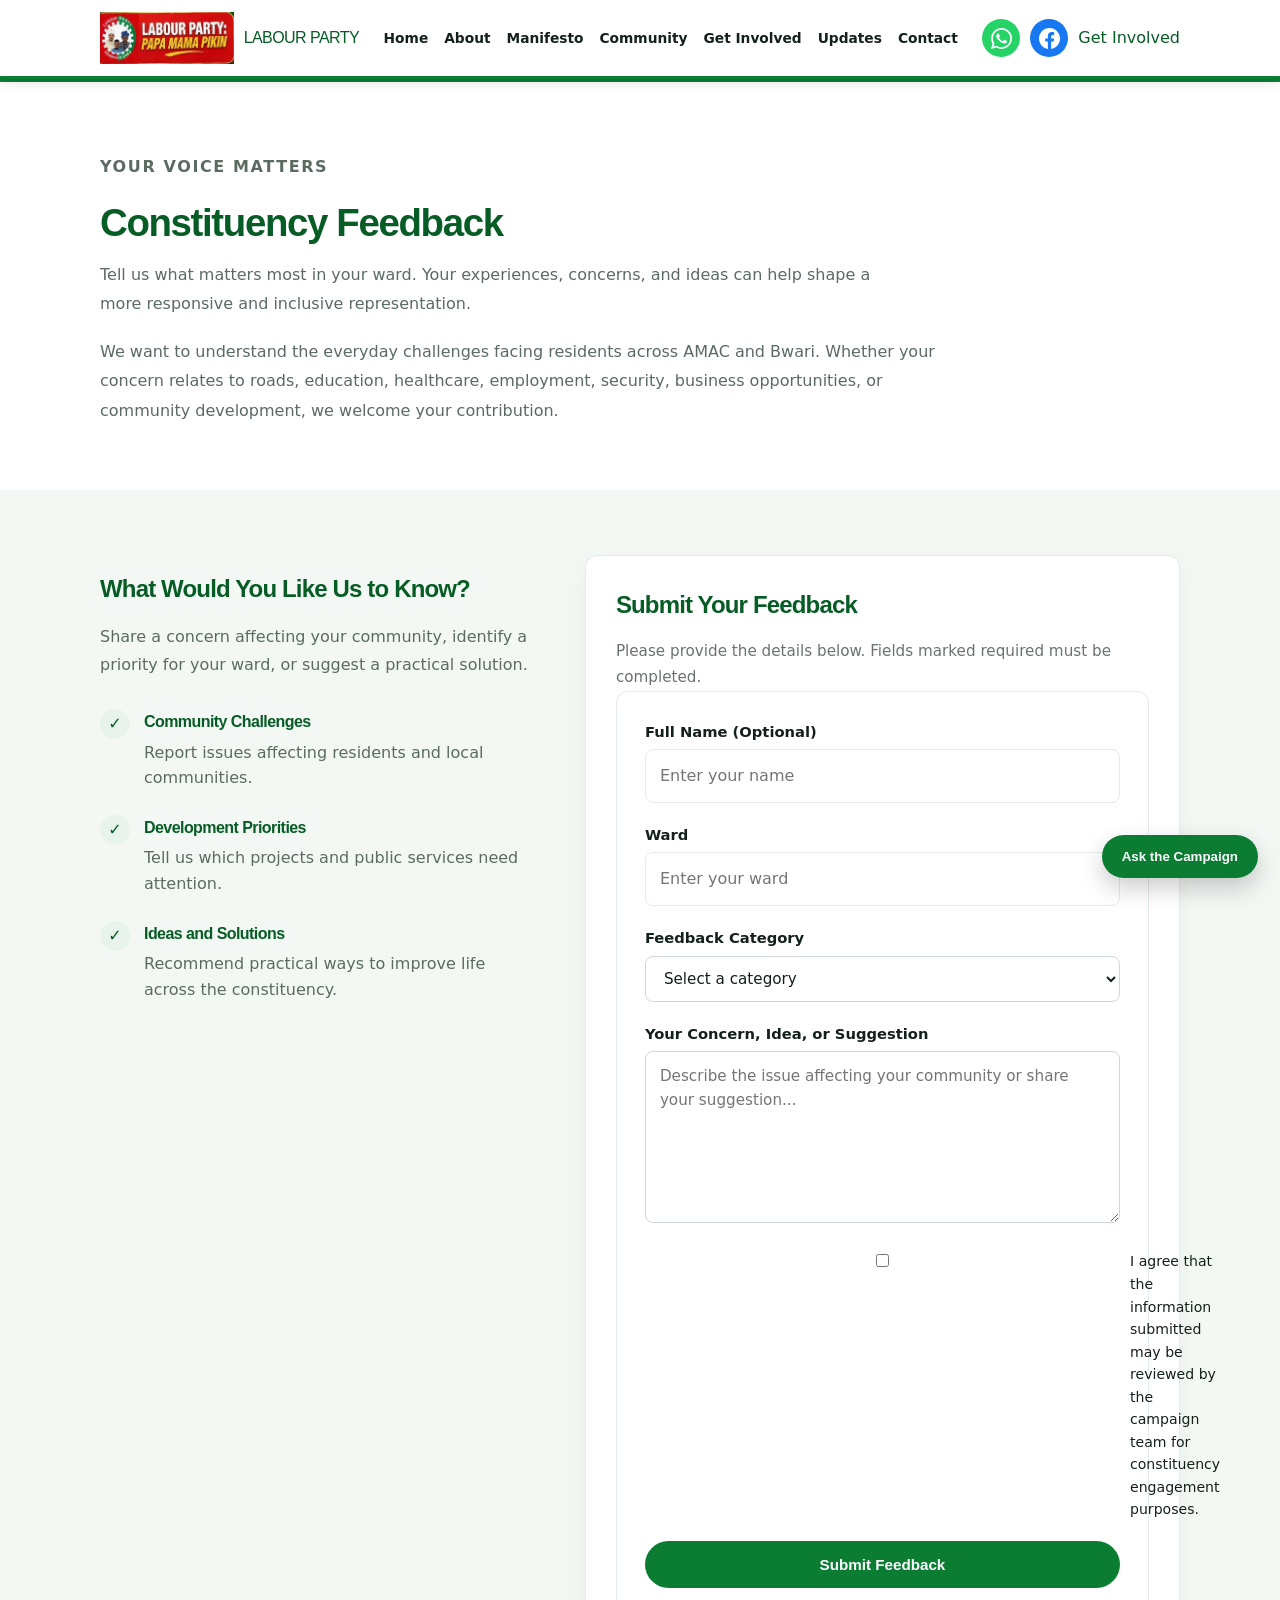
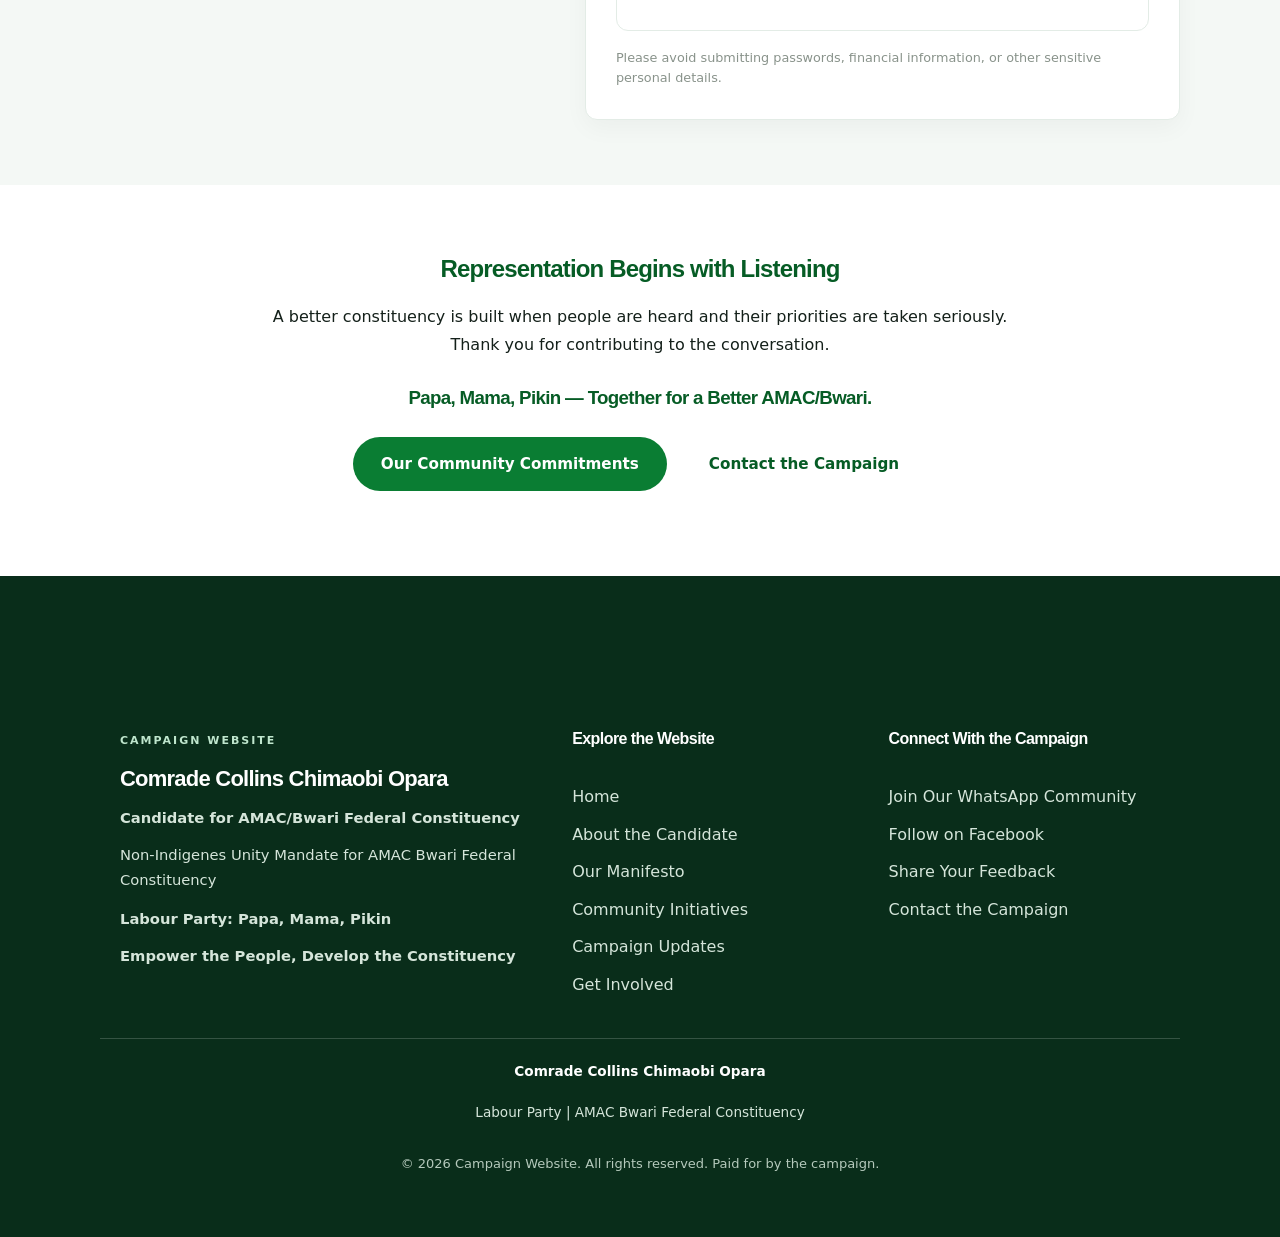
<file: public/feedback.html>
<!DOCTYPE html>
<html lang="en">
<head>
  <meta charset="UTF-8" />
  <meta name="viewport" content="width=device-width, initial-scale=1.0" />

  <title>Constituency Feedback — Collins Chimaobi Opara</title>

  <meta
    name="description"
    content="Share your concerns, ideas, and community priorities with the campaign of Comrade Collins Chimaobi Opara for AMAC and Bwari Federal Constituency."
  />

  <meta name="theme-color" content="#0a7d33" />

  <link rel="stylesheet" href="../assets/css/styles.css" />
</head>

<body>

  <!-- Shared Header -->
  <header class="site-header">
    <div id="site-header"></div>
  </header>

  <main>

    <!-- Page Introduction -->
    <section class="section feedback-hero">
      <div class="container">

        <div class="about-content">

          <p class="eyebrow">YOUR VOICE MATTERS</p>

          <h1 class="title">Constituency Feedback</h1>

          <p class="lead">
            Tell us what matters most in your ward.
            Your experiences, concerns, and ideas can help shape
            a more responsive and inclusive representation.
          </p>

          <p>
            We want to understand the everyday challenges facing
            residents across AMAC and Bwari. Whether your concern
            relates to roads, education, healthcare, employment,
            security, business opportunities, or community development,
            we welcome your contribution.
          </p>

        </div>

      </div>
    </section>

    <!-- Feedback Form -->
    <section class="section feedback-section">
      <div class="container">

        <div class="feedback-layout">

          <div class="feedback-information">

            <h2>What Would You Like Us to Know?</h2>

            <p>
              Share a concern affecting your community, identify
              a priority for your ward, or suggest a practical
              solution.
            </p>

            <div class="feedback-points">

              <div class="feedback-point">
                <span class="feedback-check">✓</span>
                <div>
                  <h3>Community Challenges</h3>
                  <p>
                    Report issues affecting residents and local
                    communities.
                  </p>
                </div>
              </div>

              <div class="feedback-point">
                <span class="feedback-check">✓</span>
                <div>
                  <h3>Development Priorities</h3>
                  <p>
                    Tell us which projects and public services
                    need attention.
                  </p>
                </div>
              </div>

              <div class="feedback-point">
                <span class="feedback-check">✓</span>
                <div>
                  <h3>Ideas and Solutions</h3>
                  <p>
                    Recommend practical ways to improve life
                    across the constituency.
                  </p>
                </div>
              </div>

            </div>

          </div>

          <div class="feedback-form-wrapper">

            <h2>Submit Your Feedback</h2>

            <p class="form-intro">
              Please provide the details below. Fields marked
              required must be completed.
            </p>

            <form
              class="form-card campaign-form feedback-form"
              data-form="feedback"
            >

              <div class="field">
                <label for="feedback-name">Full Name (Optional)</label>
                <input
                  type="text"
                  id="feedback-name"
                  name="name"
                  placeholder="Enter your name"
                  autocomplete="name"
                />
              </div>

              <div class="field">
                <label for="feedback-ward">Ward</label>
                <input
                  type="text"
                  id="feedback-ward"
                  name="ward"
                  placeholder="Enter your ward"
                  required
                />
              </div>

              <div class="field">
                <label for="feedback-category">Feedback Category</label>

                <select
                  id="feedback-category"
                  name="category"
                  required
                >
                  <option value="">Select a category</option>
                  <option value="Infrastructure and Roads">
                    Infrastructure and Roads
                  </option>
                  <option value="Education">
                    Education
                  </option>
                  <option value="Healthcare">
                    Healthcare
                  </option>
                  <option value="Youth Development and Employment">
                    Youth Development and Employment
                  </option>
                  <option value="Small Business and Enterprise">
                    Small Business and Enterprise
                  </option>
                  <option value="Water and Sanitation">
                    Water and Sanitation
                  </option>
                  <option value="Security">
                    Security
                  </option>
                  <option value="Community Inclusion and Representation">
                    Community Inclusion and Representation
                  </option>
                  <option value="Other">
                    Other
                  </option>
                </select>
              </div>

              <div class="field">
                <label for="feedback-message">
                  Your Concern, Idea, or Suggestion
                </label>

                <textarea
                  id="feedback-message"
                  name="message"
                  rows="6"
                  placeholder="Describe the issue affecting your community or share your suggestion..."
                  required
                ></textarea>
              </div>

              <div class="field feedback-consent">
                <label class="consent-label">
                  <input
                    type="checkbox"
                    name="consent"
                    value="yes"
                    required
                  />

                  <span>
                    I agree that the information submitted may be
                    reviewed by the campaign team for constituency
                    engagement purposes.
                  </span>
                </label>
              </div>

              <button type="submit" class="btn btn-primary">
                Submit Feedback
              </button>

              <p class="form-status" role="status" aria-live="polite"></p>

            </form>

            <p class="form-note">
              Please avoid submitting passwords, financial information,
              or other sensitive personal details.
            </p>

          </div>

        </div>

      </div>
    </section>

    <!-- Closing Message -->
    <section class="section feedback-closing">
      <div class="container">

        <div class="cta-content">

          <h2>Representation Begins with Listening</h2>

          <p>
            A better constituency is built when people are heard
            and their priorities are taken seriously. Thank you
            for contributing to the conversation.
          </p>

          <h3 class="feedback-slogan">
            Papa, Mama, Pikin — Together for a Better AMAC/Bwari.
          </h3>

          <div class="cta-actions">
            <a href="community.html" class="btn btn-primary">
              Our Community Commitments
            </a>

            <a href="contact.html" class="btn btn-secondary">
              Contact the Campaign
            </a>
          </div>

        </div>

      </div>
    </section>

  </main>

  <!-- Shared Footer -->
  <footer class="site-footer">
    <div id="site-footer"></div>
  </footer>

  <script src="../assets/js/main.js"></script>
  <script src="../assets/js/chat-widget.js"></script>
  <script src="../forms/form-handler.js"></script>

</body>
</html>
</file>
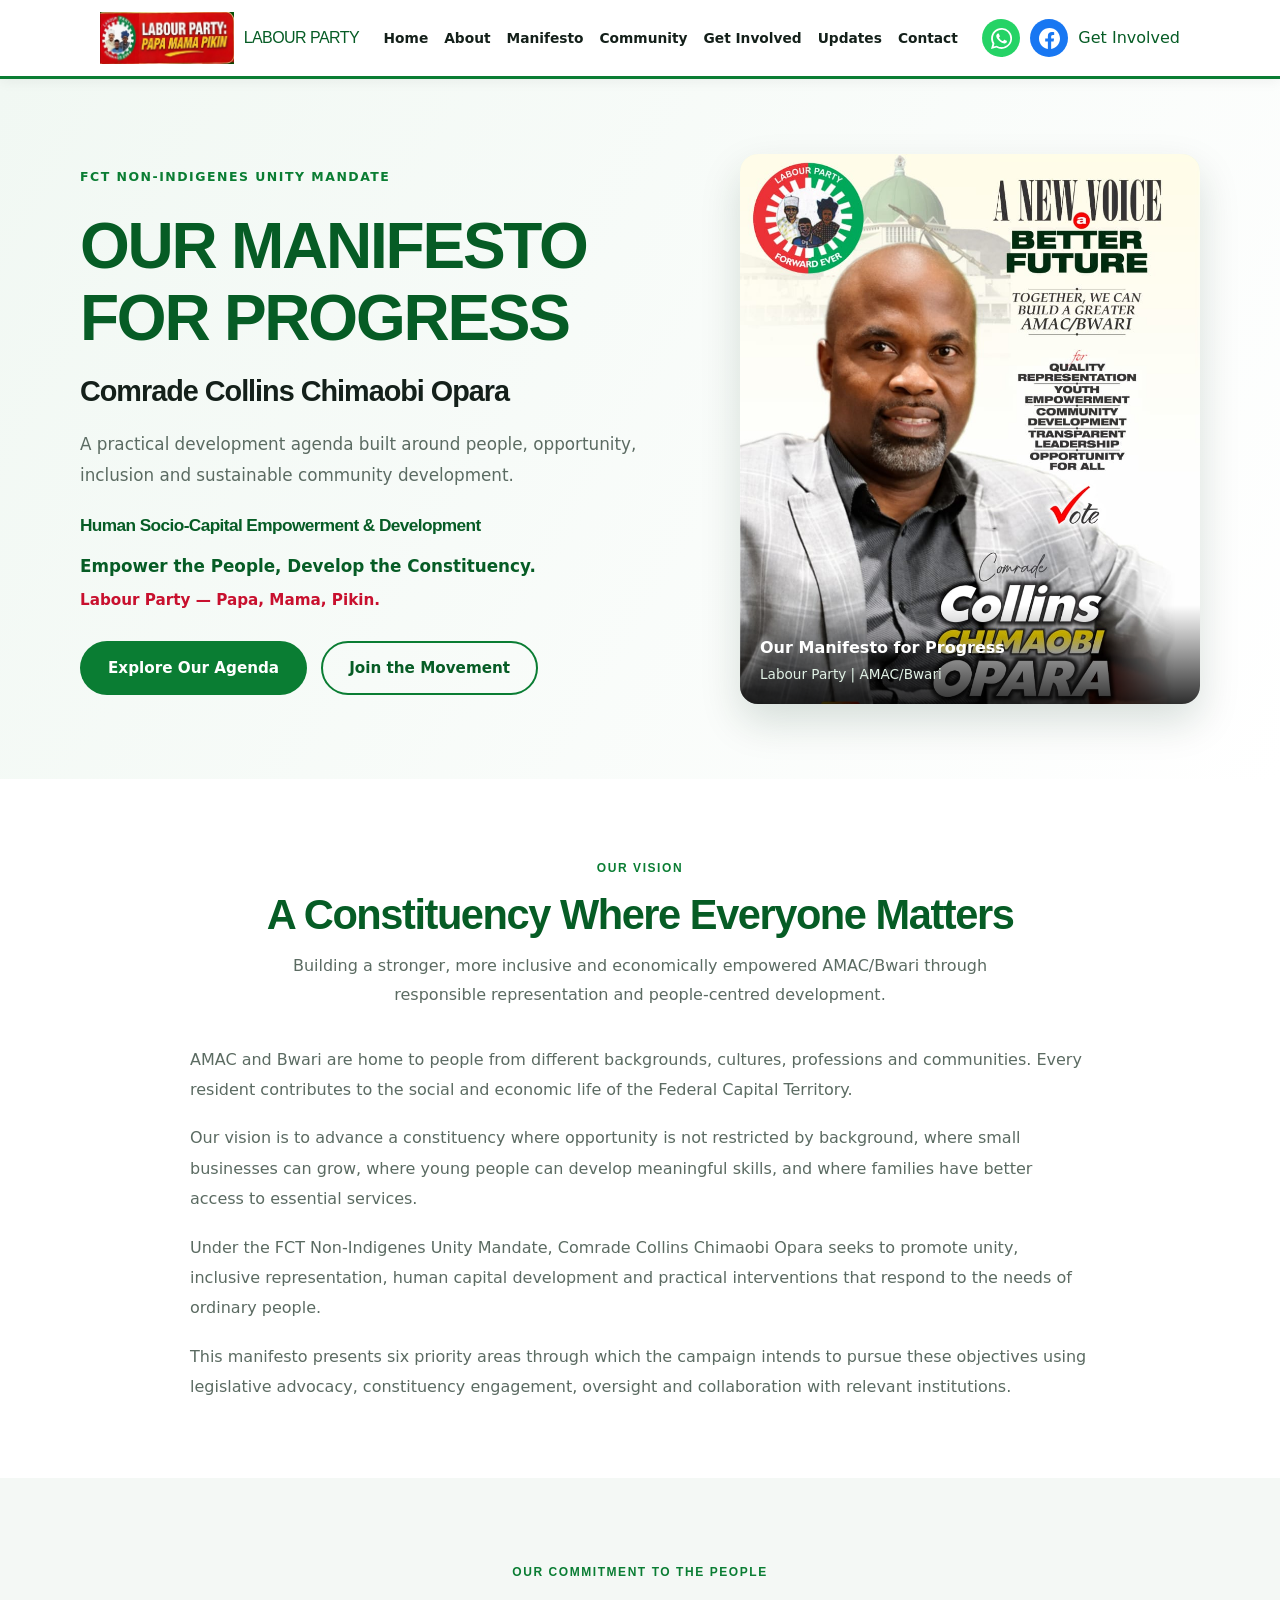
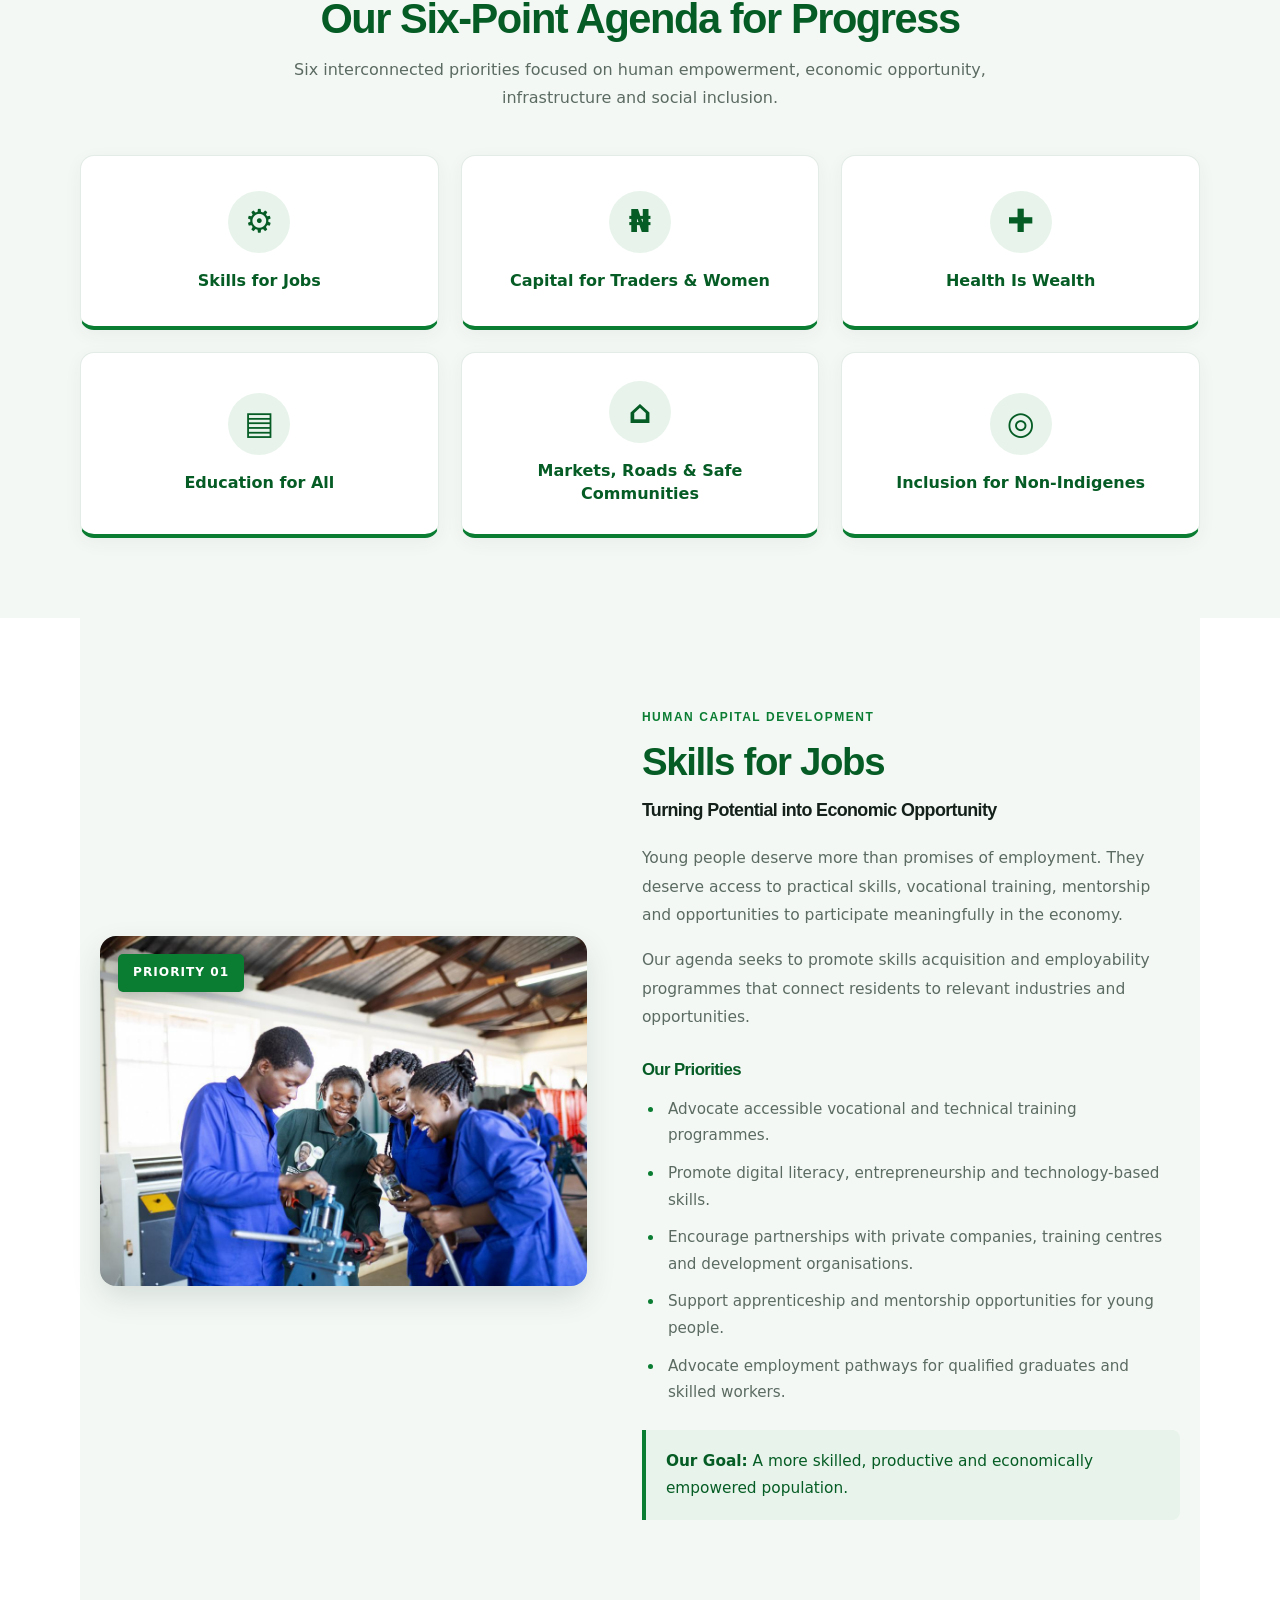
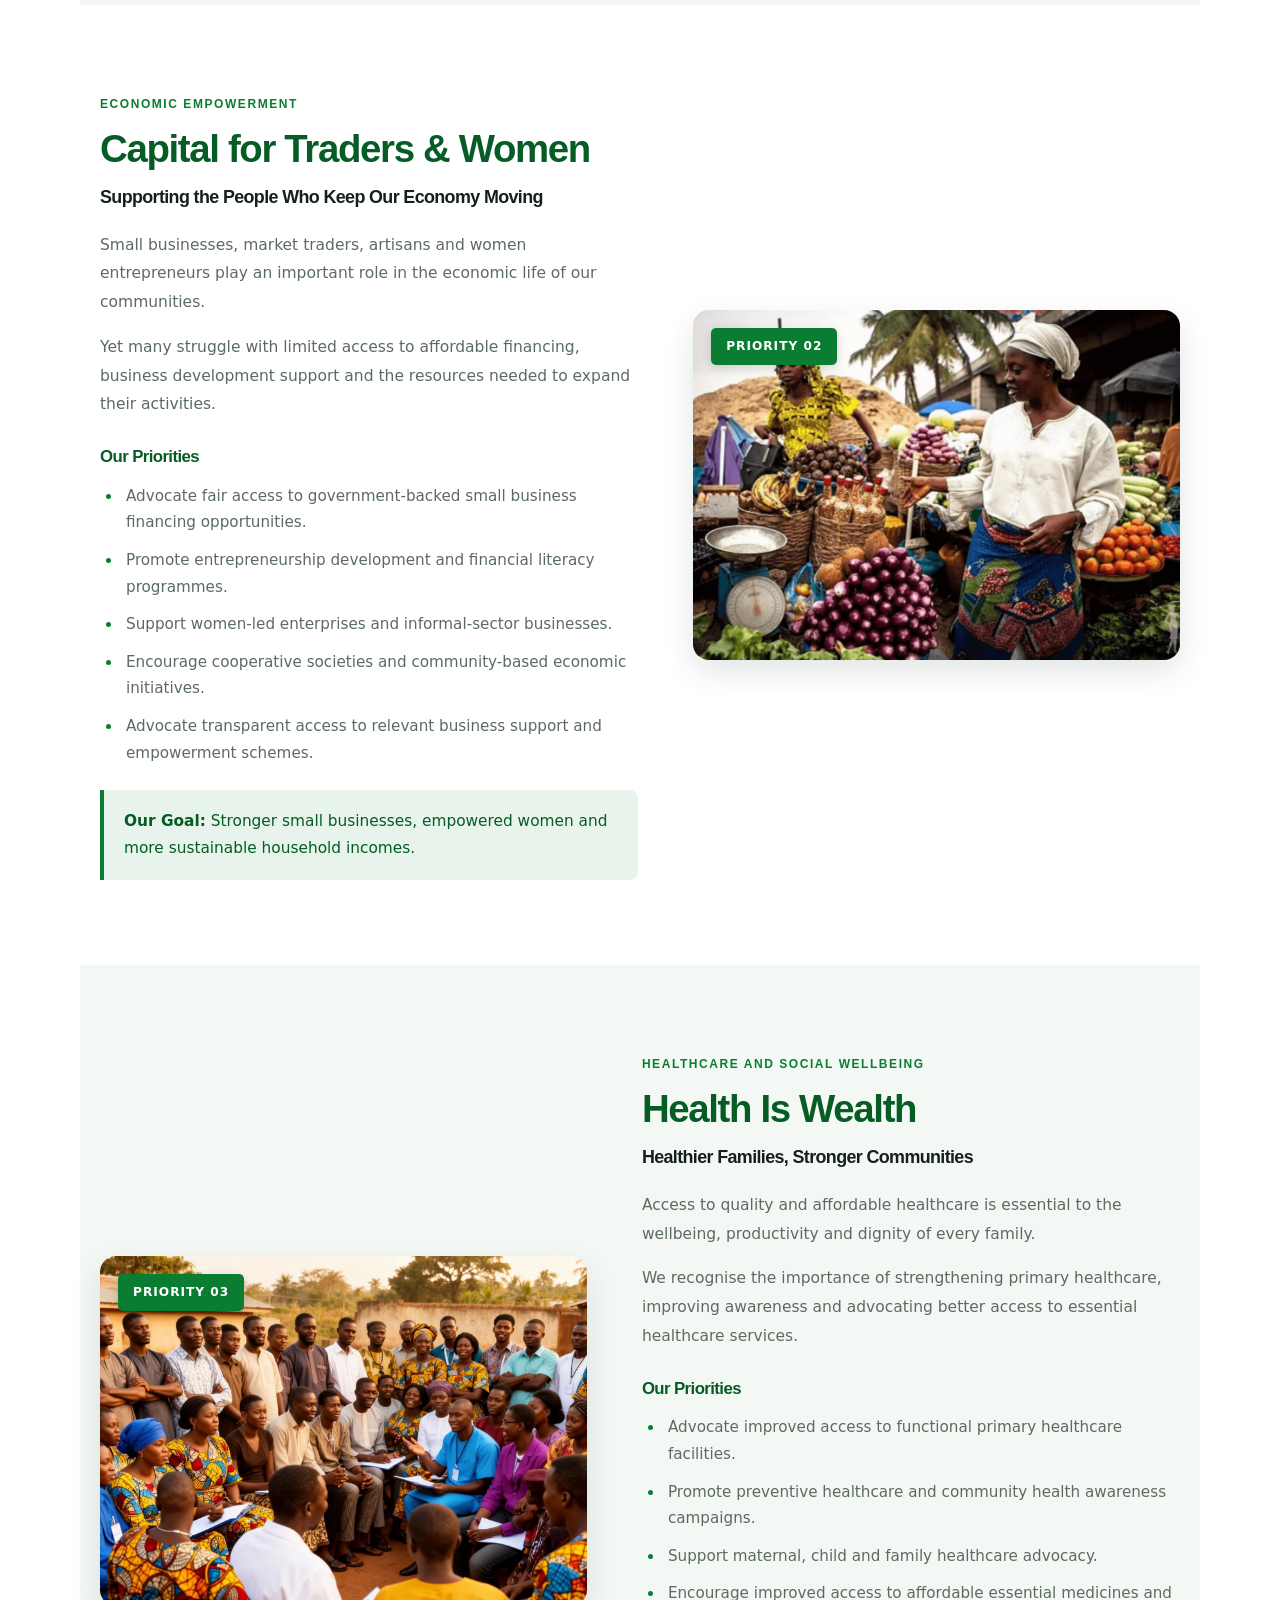
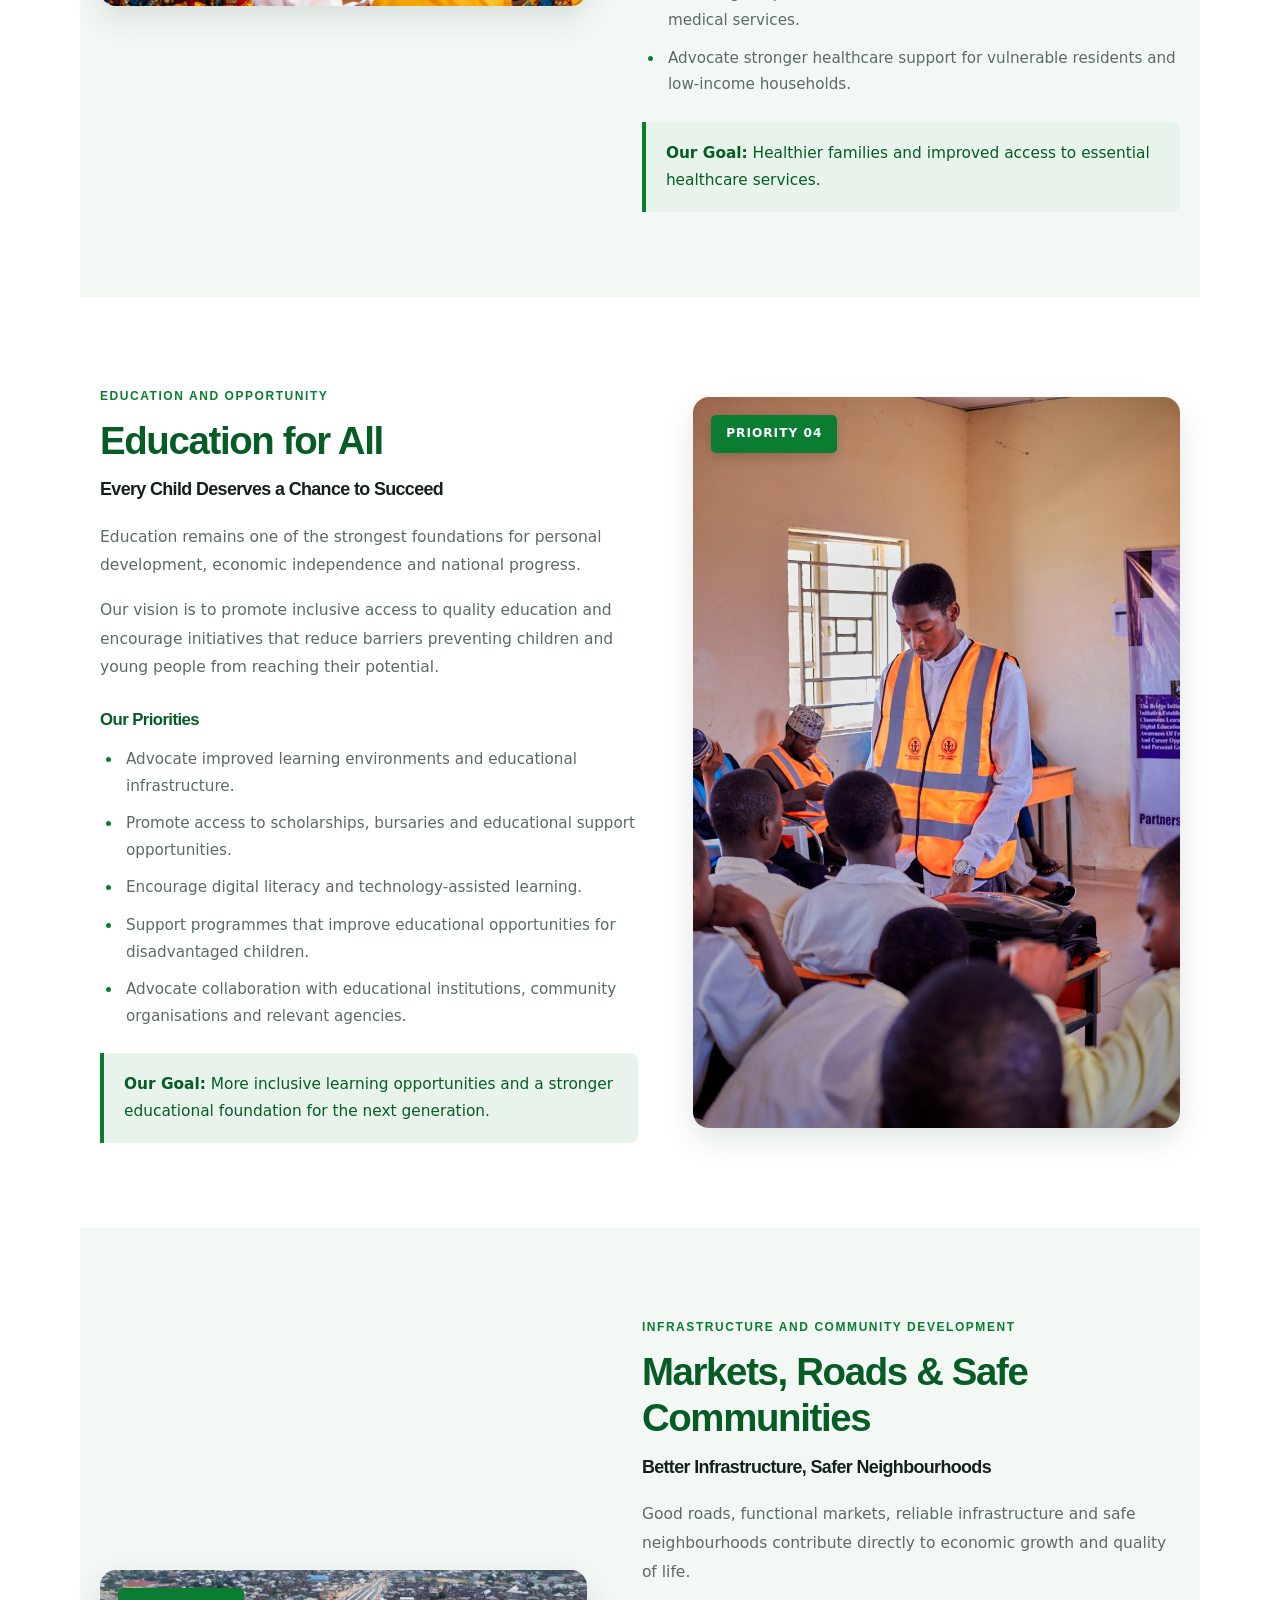
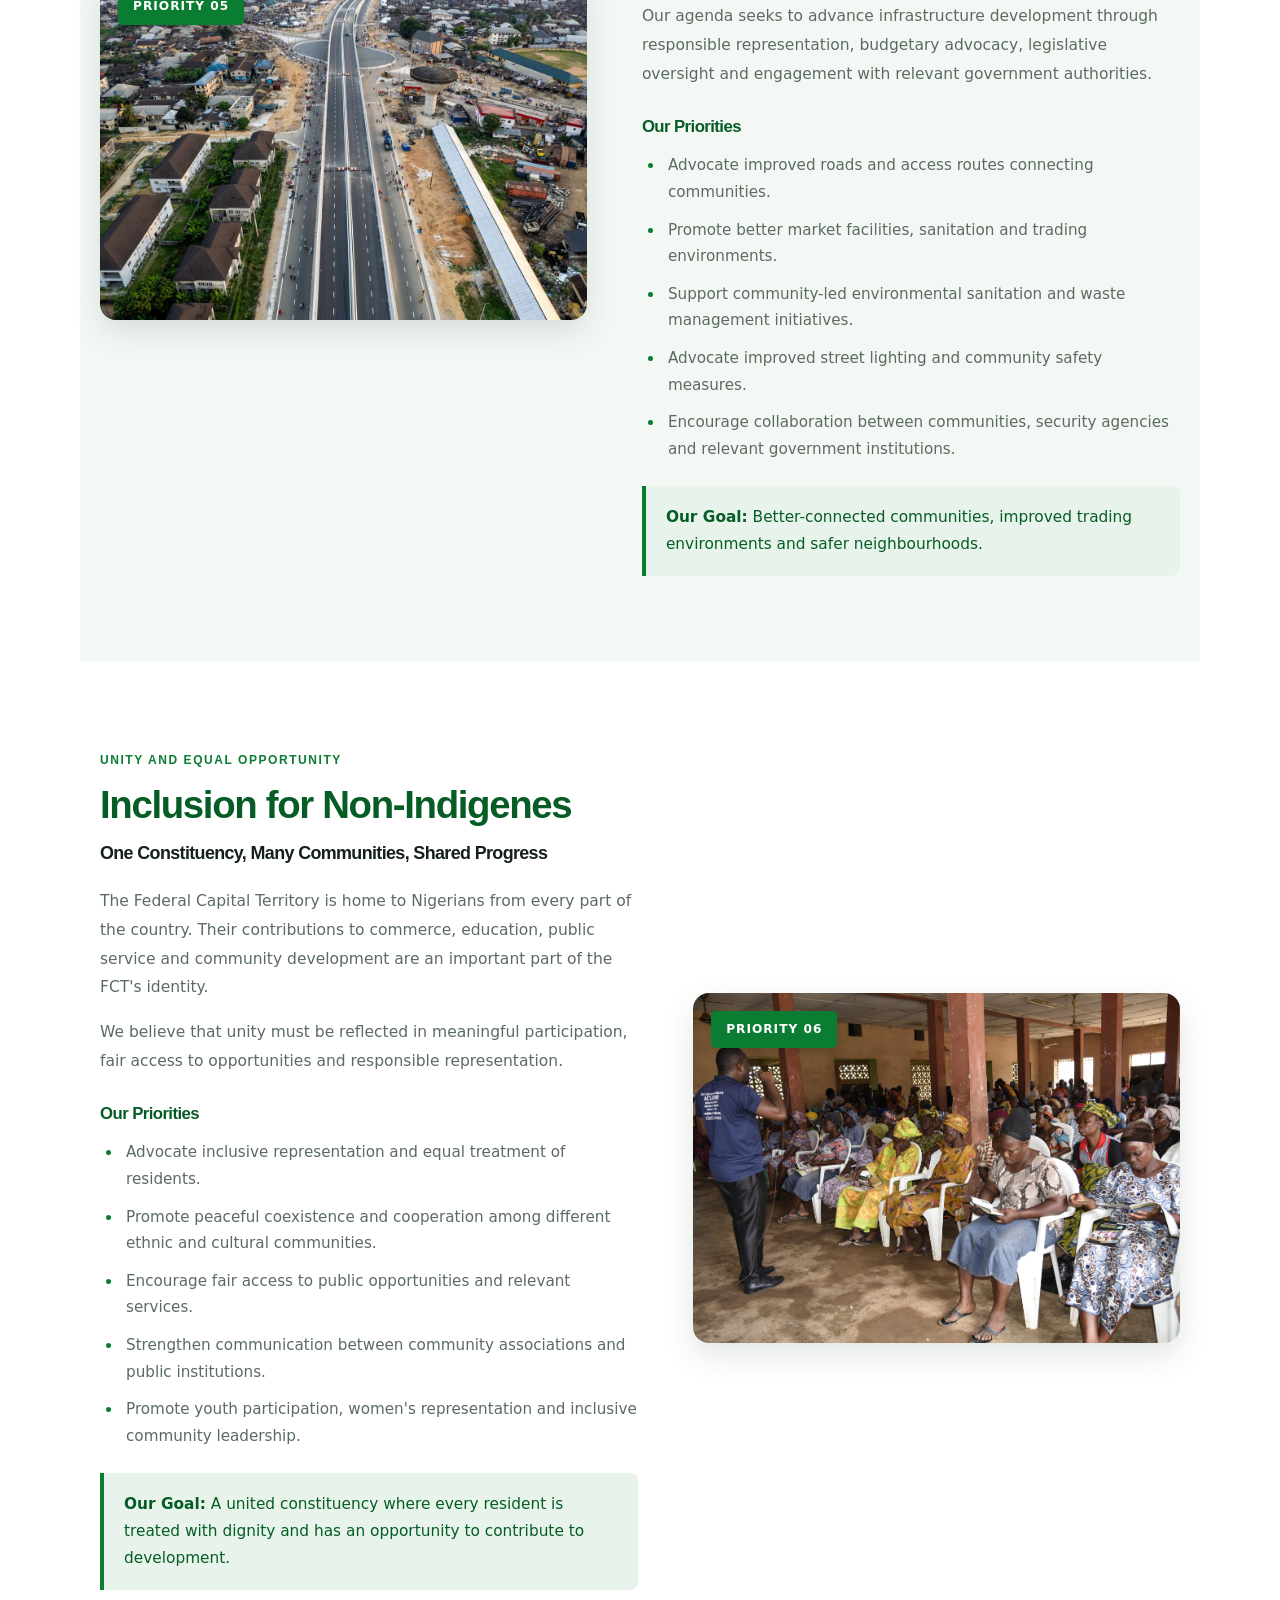
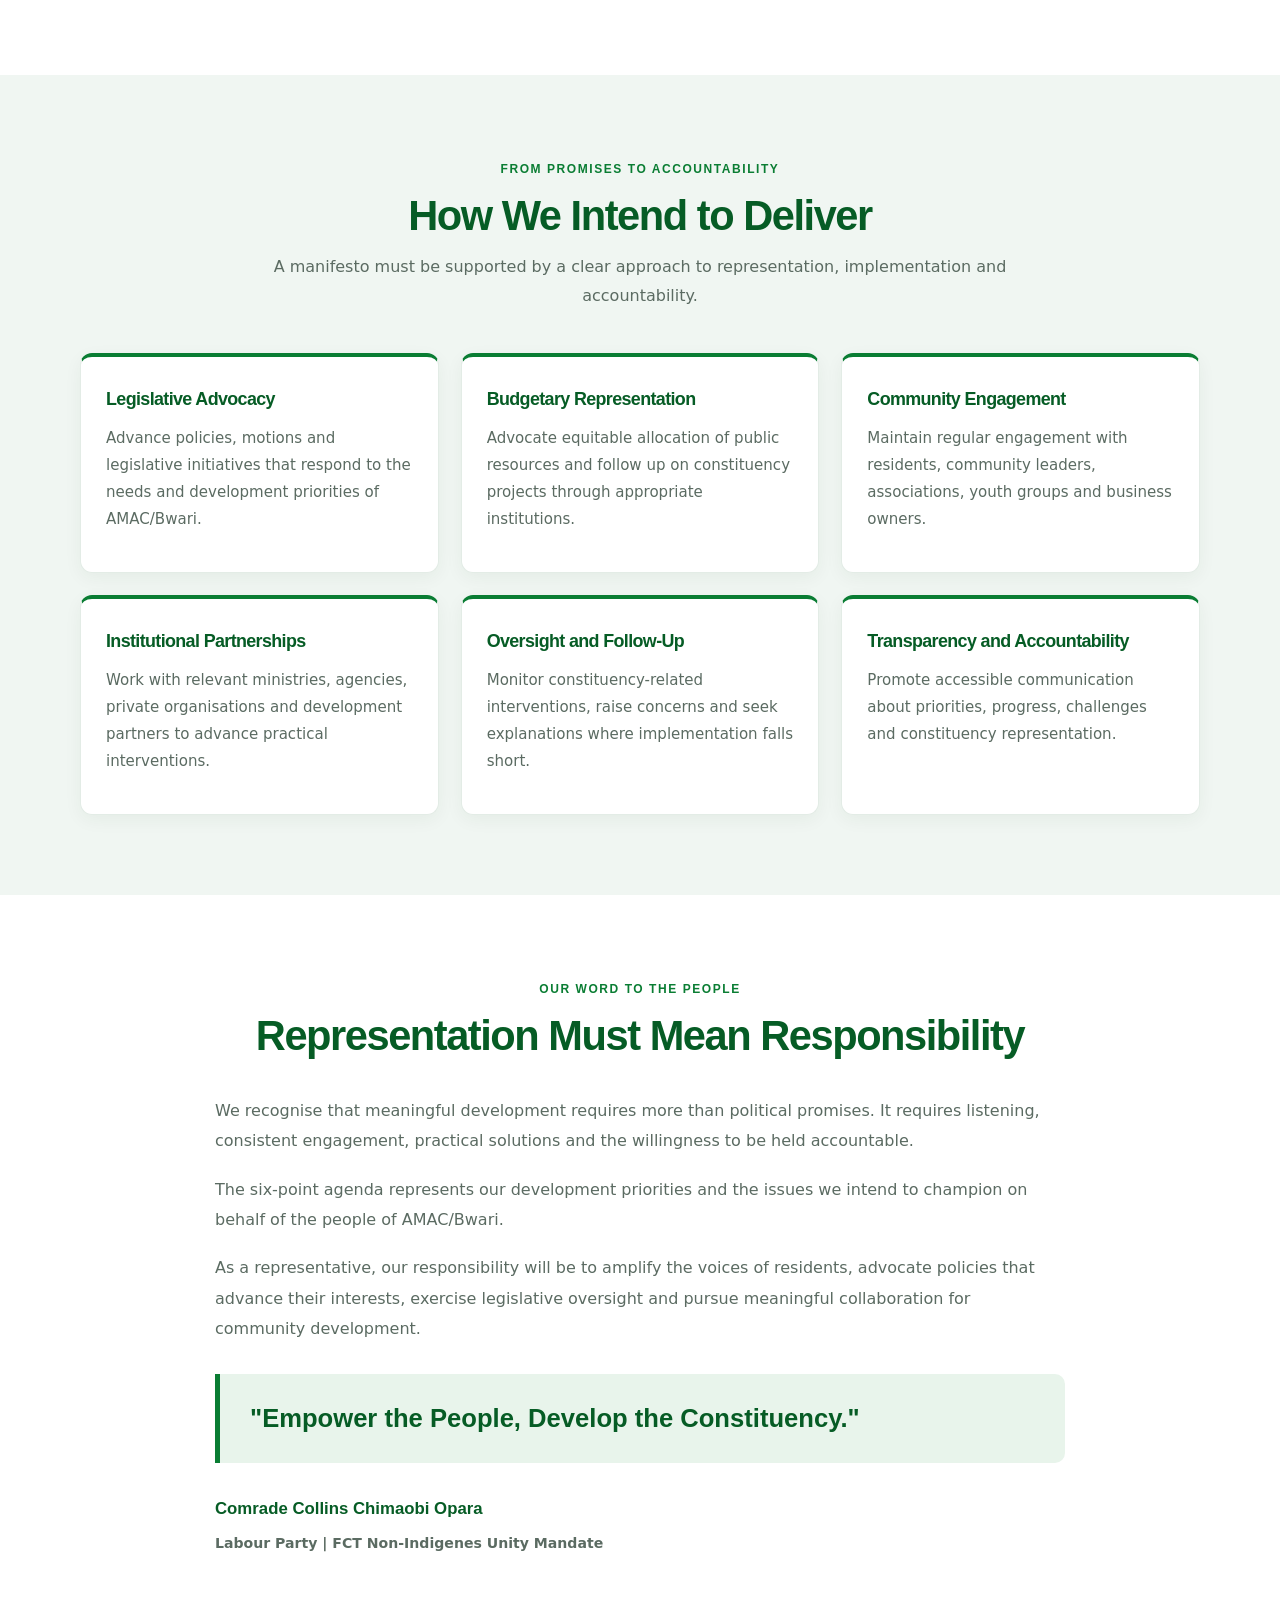
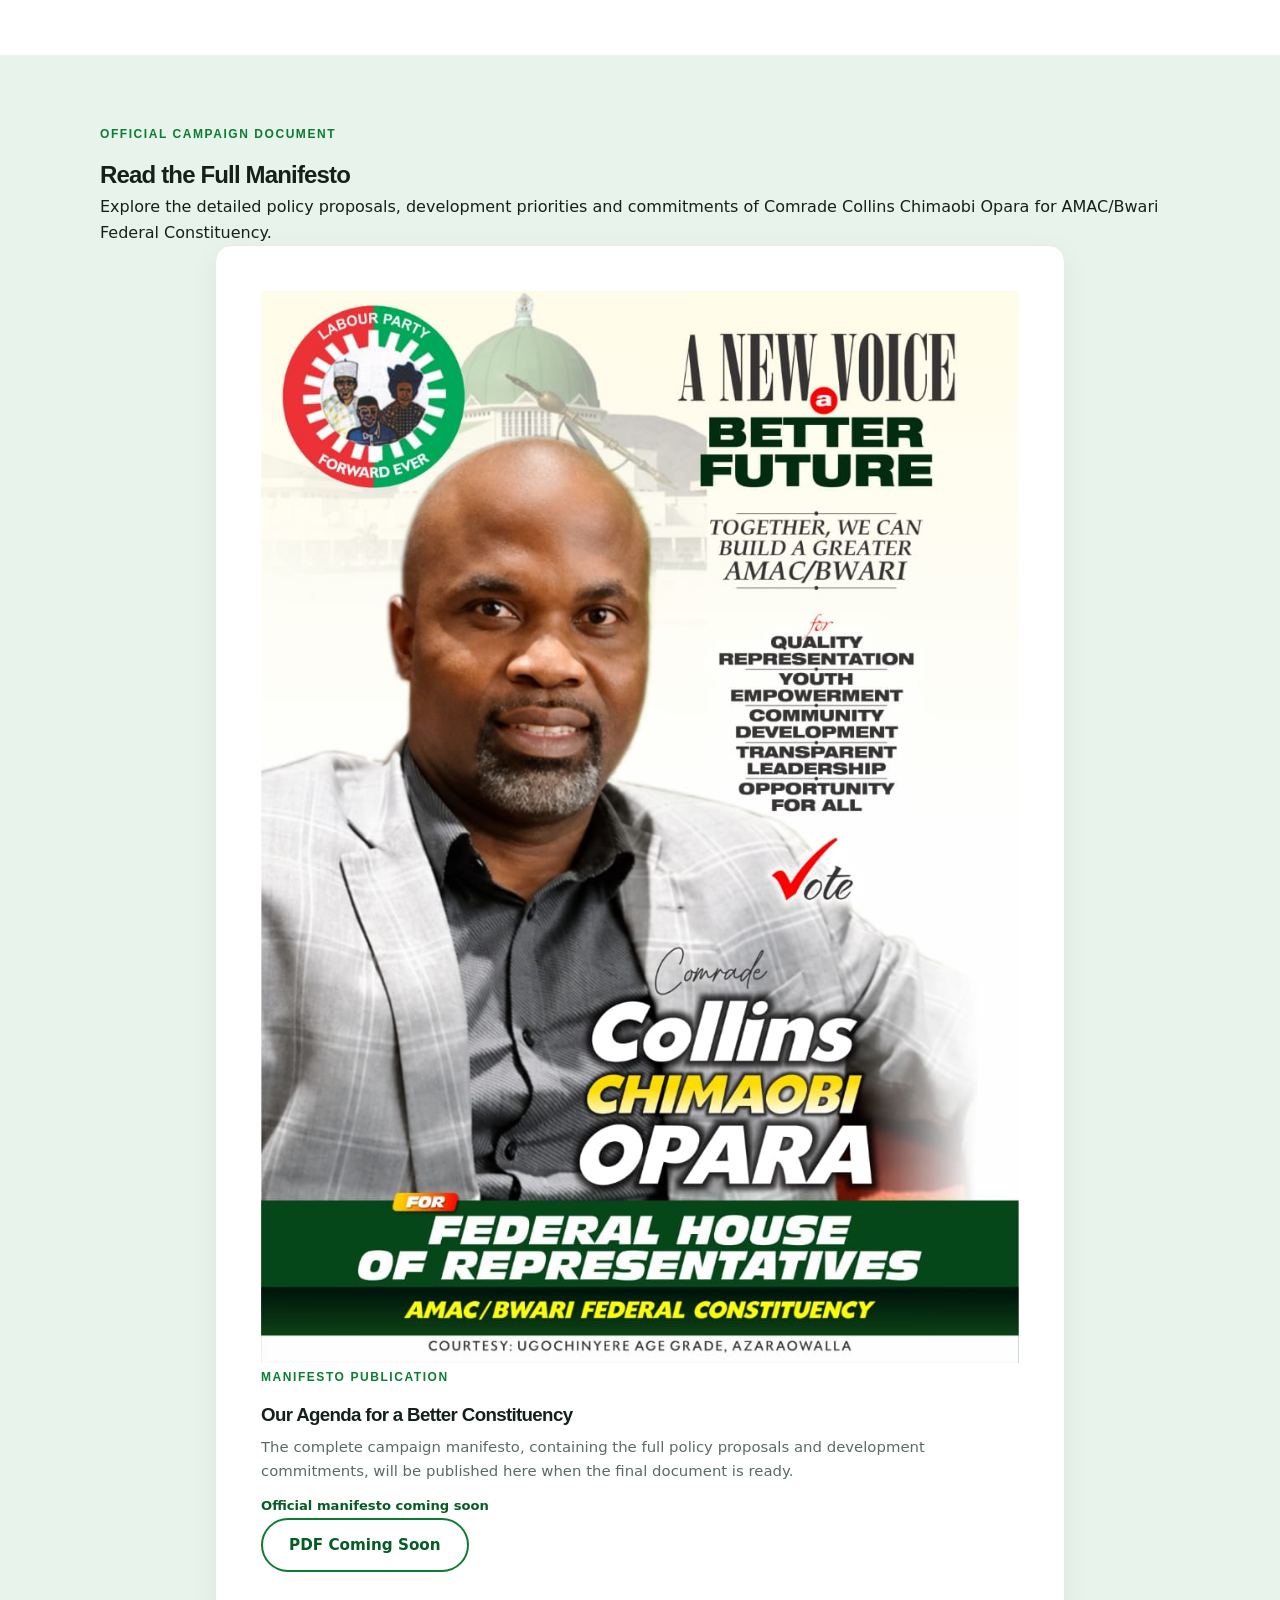
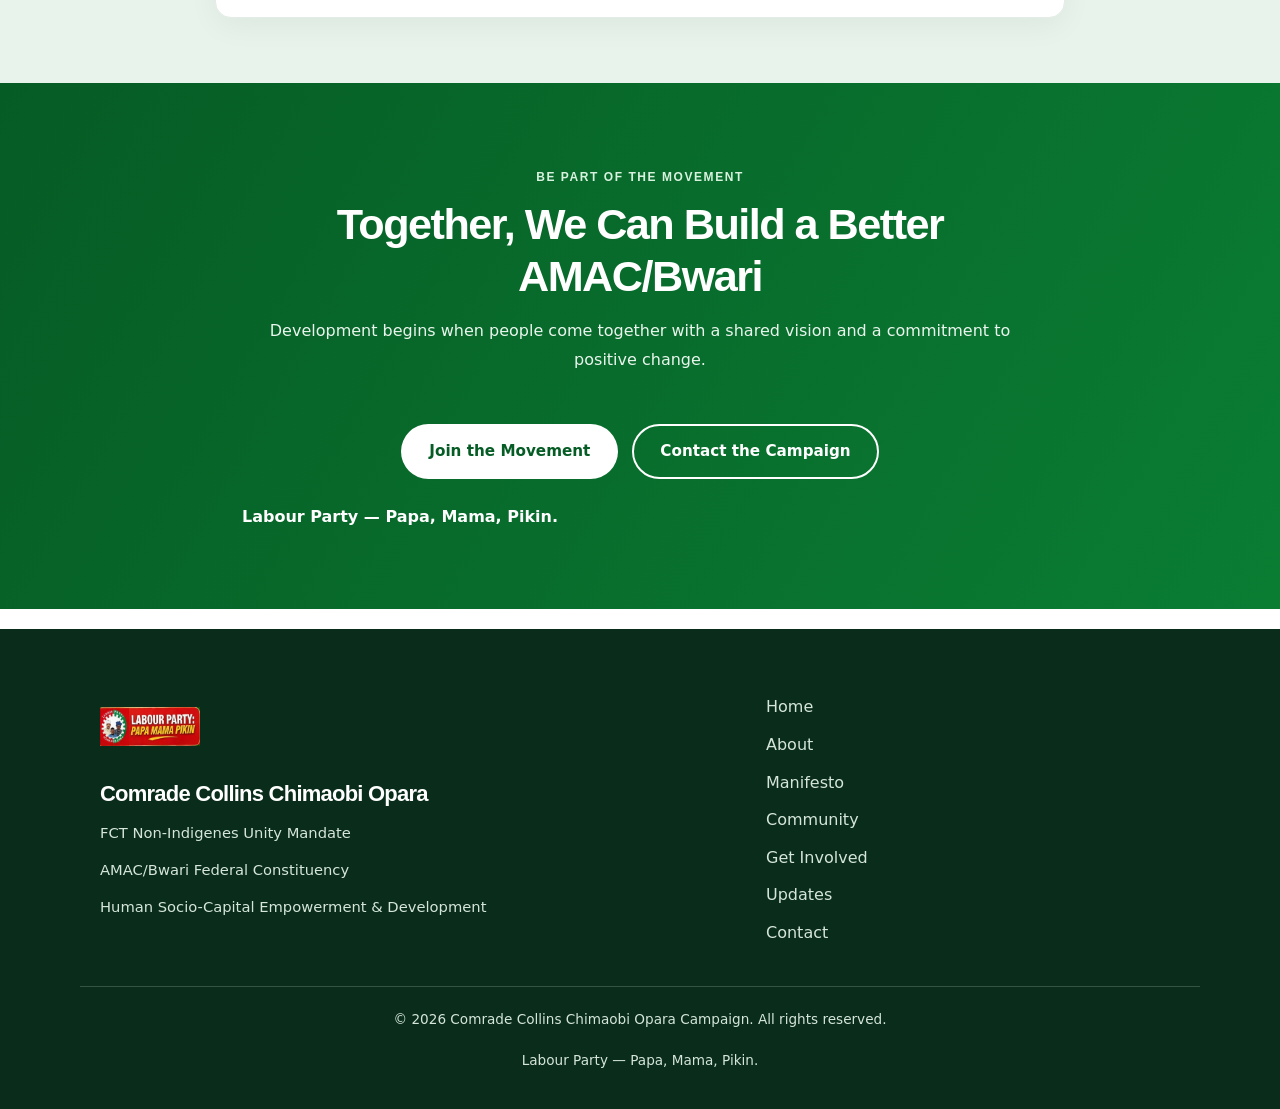
<file: public/manifesto.html>
<!DOCTYPE html>
<html lang="en">

<head>
    <meta charset="UTF-8">
    <meta name="viewport" content="width=device-width, initial-scale=1.0">

    <title>Our Manifesto | Comrade Collins Chimaobi Opara</title>

    <meta name="description"
        content="Discover the six-point development agenda of Comrade Collins Chimaobi Opara under the FCT Non-Indigenes Unity Mandate for AMAC/Bwari Federal Constituency. Labour Party — Papa, Mama, Pikin.">

    <meta name="theme-color" content="#008751">

    <meta property="og:title"
        content="Our Manifesto | Comrade Collins Chimaobi Opara">

    <meta property="og:description"
        content="Human Socio-Capital Empowerment & Development. Empower the People, Develop the Constituency.">

    <meta property="og:type" content="website">

    <meta property="og:image"
        content="../assets/img/manifesto-cover.jpg">

    <link rel="stylesheet" href="../assets/css/styles.css">
</head>

<body>

    <!-- =====================================================
         SHARED HEADER
         Loaded from /components/header.html.
         Keep the shared header separate from this page.
    ====================================================== -->

    <div id="header-placeholder"></div>

    <main>

        <!-- MANIFESTO HERO -->

        <section class="hero manifesto-hero">

            <div class="hero-text">

                <span class="hero-label">
                    FCT NON-INDIGENES UNITY MANDATE
                </span>

                <h1>OUR MANIFESTO FOR PROGRESS</h1>

                <h2>Comrade Collins Chimaobi Opara</h2>

                <p class="hero-description">
                    A practical development agenda built around
                    people, opportunity, inclusion and sustainable
                    community development.
                </p>

                <h3>
                    Human Socio-Capital Empowerment & Development
                </h3>

                <p class="manifesto-slogan">
                    Empower the People, Develop the Constituency.
                </p>

                <p class="party-slogan">
                    Labour Party — Papa, Mama, Pikin.
                </p>

                <div class="cta-row">

                    <a href="#six-point-agenda" class="btn btn-primary">
                        Explore Our Agenda
                    </a>

                    <a href="get-involved.html" class="btn btn-outline">
                        Join the Movement
                    </a>

                </div>

            </div>

            <div class="hero-image">

                <img
                    src="../assets/img/manifesto-cover.jpg"
                    alt="Official manifesto cover featuring the Labour Party and the six-point development agenda of Comrade Collins Chimaobi Opara"
                    class="manifesto-cover-image"
                    loading="eager"
                >

                <div class="hero-image-caption">
                    <strong>Our Manifesto for Progress</strong>
                    <span>Labour Party | AMAC/Bwari</span>
                </div>

            </div>

        </section>


        <!-- MANIFESTO INTRODUCTION -->

        <section class="section manifesto-introduction">

            <div class="section-heading">

                <span class="section-label">OUR VISION</span>

                <h2>A Constituency Where Everyone Matters</h2>

                <p>
                    Building a stronger, more inclusive and
                    economically empowered AMAC/Bwari through
                    responsible representation and people-centred
                    development.
                </p>

            </div>

            <div class="manifesto-intro-content">

                <p>
                    AMAC and Bwari are home to people from different
                    backgrounds, cultures, professions and
                    communities. Every resident contributes to the
                    social and economic life of the Federal Capital
                    Territory.
                </p>

                <p>
                    Our vision is to advance a constituency where
                    opportunity is not restricted by background,
                    where small businesses can grow, where young
                    people can develop meaningful skills, and where
                    families have better access to essential
                    services.
                </p>

                <p>
                    Under the FCT Non-Indigenes Unity Mandate,
                    Comrade Collins Chimaobi Opara seeks to promote
                    unity, inclusive representation, human capital
                    development and practical interventions that
                    respond to the needs of ordinary people.
                </p>

                <p>
                    This manifesto presents six priority areas
                    through which the campaign intends to pursue
                    these objectives using legislative advocacy,
                    constituency engagement, oversight and
                    collaboration with relevant institutions.
                </p>

            </div>

        </section>


        <!-- SIX-POINT AGENDA OVERVIEW -->

        <section class="manifesto-pillars" id="six-point-agenda">

            <div class="section-heading">

                <span class="section-label">
                    OUR COMMITMENT TO THE PEOPLE
                </span>

                <h2>Our Six-Point Agenda for Progress</h2>

                <p>
                    Six interconnected priorities focused on
                    human empowerment, economic opportunity,
                    infrastructure and social inclusion.
                </p>

            </div>

            <div class="manifesto-priorities">

                <a href="#skills-for-jobs" class="priority-item">
                    <span class="priority-number">01</span>
                    <span class="priority-symbol">⚙</span>
                    <strong>Skills for Jobs</strong>
                </a>

                <a href="#capital-for-traders" class="priority-item">
                    <span class="priority-number">02</span>
                    <span class="priority-symbol">₦</span>
                    <strong>Capital for Traders & Women</strong>
                </a>

                <a href="#health-is-wealth" class="priority-item">
                    <span class="priority-number">03</span>
                    <span class="priority-symbol">✚</span>
                    <strong>Health Is Wealth</strong>
                </a>

                <a href="#education-for-all" class="priority-item">
                    <span class="priority-number">04</span>
                    <span class="priority-symbol">▤</span>
                    <strong>Education for All</strong>
                </a>

                <a href="#markets-roads" class="priority-item">
                    <span class="priority-number">05</span>
                    <span class="priority-symbol">⌂</span>
                    <strong>Markets, Roads & Safe Communities</strong>
                </a>

                <a href="#inclusion" class="priority-item">
                    <span class="priority-number">06</span>
                    <span class="priority-symbol">◎</span>
                    <strong>Inclusion for Non-Indigenes</strong>
                </a>

            </div>

        </section>


        <!-- PRIORITY 1: SKILLS FOR JOBS -->

        <section class="manifesto-detail" id="skills-for-jobs">

            <div class="manifesto-detail-image">

                <img
                    src="../assets/img/skills-for-jobs.jpg"
                    alt="Young Nigerians participating in vocational and technical skills training"
                    loading="lazy"
                >

                <span class="agenda-badge">PRIORITY 01</span>

            </div>

            <div class="manifesto-detail-content">

                <span class="section-label">
                    HUMAN CAPITAL DEVELOPMENT
                </span>

                <h2>Skills for Jobs</h2>

                <h3>Turning Potential into Economic Opportunity</h3>

                <p>
                    Young people deserve more than promises of
                    employment. They deserve access to practical
                    skills, vocational training, mentorship and
                    opportunities to participate meaningfully
                    in the economy.
                </p>

                <p>
                    Our agenda seeks to promote skills acquisition
                    and employability programmes that connect
                    residents to relevant industries and
                    opportunities.
                </p>

                <h4>Our Priorities</h4>

                <ul>
                    <li>Advocate accessible vocational and technical training programmes.</li>
                    <li>Promote digital literacy, entrepreneurship and technology-based skills.</li>
                    <li>Encourage partnerships with private companies, training centres and development organisations.</li>
                    <li>Support apprenticeship and mentorship opportunities for young people.</li>
                    <li>Advocate employment pathways for qualified graduates and skilled workers.</li>
                </ul>

                <p class="manifesto-outcome">
                    <strong>Our Goal:</strong>
                    A more skilled, productive and economically
                    empowered population.
                </p>

            </div>

        </section>


        <!-- PRIORITY 2: CAPITAL FOR TRADERS AND WOMEN -->

        <section class="manifesto-detail reverse" id="capital-for-traders">

            <div class="manifesto-detail-image">

                <img
                    src="../assets/img/capital-for-traders.jpg"
                    alt="Nigerian market women and small business traders"
                    loading="lazy"
                >

                <span class="agenda-badge">PRIORITY 02</span>

            </div>

            <div class="manifesto-detail-content">

                <span class="section-label">ECONOMIC EMPOWERMENT</span>

                <h2>Capital for Traders & Women</h2>

                <h3>
                    Supporting the People Who Keep Our Economy Moving
                </h3>

                <p>
                    Small businesses, market traders, artisans
                    and women entrepreneurs play an important
                    role in the economic life of our communities.
                </p>

                <p>
                    Yet many struggle with limited access to
                    affordable financing, business development
                    support and the resources needed to expand
                    their activities.
                </p>

                <h4>Our Priorities</h4>

                <ul>
                    <li>Advocate fair access to government-backed small business financing opportunities.</li>
                    <li>Promote entrepreneurship development and financial literacy programmes.</li>
                    <li>Support women-led enterprises and informal-sector businesses.</li>
                    <li>Encourage cooperative societies and community-based economic initiatives.</li>
                    <li>Advocate transparent access to relevant business support and empowerment schemes.</li>
                </ul>

                <p class="manifesto-outcome">
                    <strong>Our Goal:</strong>
                    Stronger small businesses, empowered women
                    and more sustainable household incomes.
                </p>

            </div>

        </section>


        <!-- PRIORITY 3: HEALTH IS WEALTH -->

        <section class="manifesto-detail" id="health-is-wealth">

            <div class="manifesto-detail-image">

                <img
                    src="../assets/img/health-is-wealth.jpg"
                    alt="Healthcare professional attending to a patient"
                    loading="lazy"
                >

                <span class="agenda-badge">PRIORITY 03</span>

            </div>

            <div class="manifesto-detail-content">

                <span class="section-label">
                    HEALTHCARE AND SOCIAL WELLBEING
                </span>

                <h2>Health Is Wealth</h2>

                <h3>Healthier Families, Stronger Communities</h3>

                <p>
                    Access to quality and affordable healthcare
                    is essential to the wellbeing, productivity
                    and dignity of every family.
                </p>

                <p>
                    We recognise the importance of strengthening
                    primary healthcare, improving awareness and
                    advocating better access to essential
                    healthcare services.
                </p>

                <h4>Our Priorities</h4>

                <ul>
                    <li>Advocate improved access to functional primary healthcare facilities.</li>
                    <li>Promote preventive healthcare and community health awareness campaigns.</li>
                    <li>Support maternal, child and family healthcare advocacy.</li>
                    <li>Encourage improved access to affordable essential medicines and medical services.</li>
                    <li>Advocate stronger healthcare support for vulnerable residents and low-income households.</li>
                </ul>

                <p class="manifesto-outcome">
                    <strong>Our Goal:</strong>
                    Healthier families and improved access to
                    essential healthcare services.
                </p>

            </div>

        </section>


        <!-- PRIORITY 4: EDUCATION FOR ALL -->

        <section class="manifesto-detail reverse" id="education-for-all">

            <div class="manifesto-detail-image">

                <img
                    src="../assets/img/education-for-all.jpg"
                    alt="Nigerian schoolchildren in a classroom"
                    loading="lazy"
                >

                <span class="agenda-badge">PRIORITY 04</span>

            </div>

            <div class="manifesto-detail-content">

                <span class="section-label">
                    EDUCATION AND OPPORTUNITY
                </span>

                <h2>Education for All</h2>

                <h3>Every Child Deserves a Chance to Succeed</h3>

                <p>
                    Education remains one of the strongest
                    foundations for personal development,
                    economic independence and national progress.
                </p>

                <p>
                    Our vision is to promote inclusive access
                    to quality education and encourage initiatives
                    that reduce barriers preventing children and
                    young people from reaching their potential.
                </p>

                <h4>Our Priorities</h4>

                <ul>
                    <li>Advocate improved learning environments and educational infrastructure.</li>
                    <li>Promote access to scholarships, bursaries and educational support opportunities.</li>
                    <li>Encourage digital literacy and technology-assisted learning.</li>
                    <li>Support programmes that improve educational opportunities for disadvantaged children.</li>
                    <li>Advocate collaboration with educational institutions, community organisations and relevant agencies.</li>
                </ul>

                <p class="manifesto-outcome">
                    <strong>Our Goal:</strong>
                    More inclusive learning opportunities and
                    a stronger educational foundation for the
                    next generation.
                </p>

            </div>

        </section>


        <!-- PRIORITY 5: MARKETS, ROADS AND SAFE COMMUNITIES -->

        <section class="manifesto-detail" id="markets-roads">

            <div class="manifesto-detail-image">

                <img
                    src="../assets/img/markets-roads-safe-communities.jpg"
                    alt="Road infrastructure and community development in Nigeria"
                    loading="lazy"
                >

                <span class="agenda-badge">PRIORITY 05</span>

            </div>

            <div class="manifesto-detail-content">

                <span class="section-label">
                    INFRASTRUCTURE AND COMMUNITY DEVELOPMENT
                </span>

                <h2>Markets, Roads & Safe Communities</h2>

                <h3>Better Infrastructure, Safer Neighbourhoods</h3>

                <p>
                    Good roads, functional markets, reliable
                    infrastructure and safe neighbourhoods
                    contribute directly to economic growth
                    and quality of life.
                </p>

                <p>
                    Our agenda seeks to advance infrastructure
                    development through responsible
                    representation, budgetary advocacy,
                    legislative oversight and engagement
                    with relevant government authorities.
                </p>

                <h4>Our Priorities</h4>

                <ul>
                    <li>Advocate improved roads and access routes connecting communities.</li>
                    <li>Promote better market facilities, sanitation and trading environments.</li>
                    <li>Support community-led environmental sanitation and waste management initiatives.</li>
                    <li>Advocate improved street lighting and community safety measures.</li>
                    <li>Encourage collaboration between communities, security agencies and relevant government institutions.</li>
                </ul>

                <p class="manifesto-outcome">
                    <strong>Our Goal:</strong>
                    Better-connected communities, improved
                    trading environments and safer neighbourhoods.
                </p>

            </div>

        </section>


        <!-- PRIORITY 6: INCLUSION FOR NON-INDIGENES -->

        <section class="manifesto-detail reverse" id="inclusion">

            <div class="manifesto-detail-image">

                <img
                    src="../assets/img/inclusion-for-non-indigenes.jpg"
                    alt="Nigerians from different backgrounds standing together"
                    loading="lazy"
                >

                <span class="agenda-badge">PRIORITY 06</span>

            </div>

            <div class="manifesto-detail-content">

                <span class="section-label">
                    UNITY AND EQUAL OPPORTUNITY
                </span>

                <h2>Inclusion for Non-Indigenes</h2>

                <h3>
                    One Constituency, Many Communities, Shared Progress
                </h3>

                <p>
                    The Federal Capital Territory is home to
                    Nigerians from every part of the country.
                    Their contributions to commerce, education,
                    public service and community development
                    are an important part of the FCT's identity.
                </p>

                <p>
                    We believe that unity must be reflected
                    in meaningful participation, fair access
                    to opportunities and responsible
                    representation.
                </p>

                <h4>Our Priorities</h4>

                <ul>
                    <li>Advocate inclusive representation and equal treatment of residents.</li>
                    <li>Promote peaceful coexistence and cooperation among different ethnic and cultural communities.</li>
                    <li>Encourage fair access to public opportunities and relevant services.</li>
                    <li>Strengthen communication between community associations and public institutions.</li>
                    <li>Promote youth participation, women's representation and inclusive community leadership.</li>
                </ul>

                <p class="manifesto-outcome">
                    <strong>Our Goal:</strong>
                    A united constituency where every resident
                    is treated with dignity and has an opportunity
                    to contribute to development.
                </p>

            </div>

        </section>


        <!-- HOW WE INTEND TO DELIVER -->

        <section class="manifesto-pillars manifesto-delivery">

            <div class="section-heading">

                <span class="section-label">
                    FROM PROMISES TO ACCOUNTABILITY
                </span>

                <h2>How We Intend to Deliver</h2>

                <p>
                    A manifesto must be supported by a clear
                    approach to representation, implementation
                    and accountability.
                </p>

            </div>

            <div class="pillars-grid">

                <article class="pillar-card">
                    <div class="pillar-icon">01</div>
                    <h3>Legislative Advocacy</h3>
                    <p>
                        Advance policies, motions and legislative
                        initiatives that respond to the needs
                        and development priorities of AMAC/Bwari.
                    </p>
                </article>

                <article class="pillar-card">
                    <div class="pillar-icon">02</div>
                    <h3>Budgetary Representation</h3>
                    <p>
                        Advocate equitable allocation of
                        public resources and follow up on
                        constituency projects through
                        appropriate institutions.
                    </p>
                </article>

                <article class="pillar-card">
                    <div class="pillar-icon">03</div>
                    <h3>Community Engagement</h3>
                    <p>
                        Maintain regular engagement with
                        residents, community leaders,
                        associations, youth groups and
                        business owners.
                    </p>
                </article>

                <article class="pillar-card">
                    <div class="pillar-icon">04</div>
                    <h3>Institutional Partnerships</h3>
                    <p>
                        Work with relevant ministries,
                        agencies, private organisations
                        and development partners to advance
                        practical interventions.
                    </p>
                </article>

                <article class="pillar-card">
                    <div class="pillar-icon">05</div>
                    <h3>Oversight and Follow-Up</h3>
                    <p>
                        Monitor constituency-related
                        interventions, raise concerns
                        and seek explanations where
                        implementation falls short.
                    </p>
                </article>

                <article class="pillar-card">
                    <div class="pillar-icon">06</div>
                    <h3>Transparency and Accountability</h3>
                    <p>
                        Promote accessible communication
                        about priorities, progress,
                        challenges and constituency
                        representation.
                    </p>
                </article>

            </div>

        </section>


        <!-- OUR COMMITMENT -->

        <section class="section manifesto-commitment">

            <div class="section-heading">

                <span class="section-label">OUR WORD TO THE PEOPLE</span>

                <h2>Representation Must Mean Responsibility</h2>

            </div>

            <div class="commitment-content">

                <p>
                    We recognise that meaningful development
                    requires more than political promises.
                    It requires listening, consistent engagement,
                    practical solutions and the willingness
                    to be held accountable.
                </p>

                <p>
                    The six-point agenda represents our
                    development priorities and the issues
                    we intend to champion on behalf of
                    the people of AMAC/Bwari.
                </p>

                <p>
                    As a representative, our responsibility
                    will be to amplify the voices of residents,
                    advocate policies that advance their
                    interests, exercise legislative oversight
                    and pursue meaningful collaboration
                    for community development.
                </p>

                <blockquote>
                    "Empower the People, Develop the Constituency."
                </blockquote>

                <p class="commitment-signature">
                    Comrade Collins Chimaobi Opara

                    <span>
                        Labour Party | FCT Non-Indigenes Unity Mandate
                    </span>
                </p>

            </div>

        </section>


        <!-- OFFICIAL MANIFESTO PDF PUBLICATION -->

        <section class="manifesto-download-section section">

            <div class="container">

                <div class="manifesto-download-heading">

                    <span class="section-label">
                        OFFICIAL CAMPAIGN DOCUMENT
                    </span>

                    <h2>Read the Full Manifesto</h2>

                    <p>
                        Explore the detailed policy proposals,
                        development priorities and commitments
                        of Comrade Collins Chimaobi Opara for
                        AMAC/Bwari Federal Constituency.
                    </p>

                </div>

                <div class="manifesto-download-card">

                    <div class="manifesto-pdf-cover">

                        <img
                            src="../assets/img/manifesto-cover.jpg"
                            alt="Official manifesto cover of Comrade Collins Chimaobi Opara"
                            class="manifesto-cover-image"
                            loading="lazy"
                        >

                    </div>

                    <div class="pdf-description">

                        <span class="section-label">
                            MANIFESTO PUBLICATION
                        </span>

                        <h3>Our Agenda for a Better Constituency</h3>

                        <p>
                            The complete campaign manifesto,
                            containing the full policy proposals
                            and development commitments, will
                            be published here when the final
                            document is ready.
                        </p>

                        <div class="pdf-status">
                            <span class="status-indicator"></span>
                            <span>Official manifesto coming soon</span>
                        </div>

                        <div class="manifesto-pdf-actions">

                            <span class="btn btn-outline" aria-disabled="true">
                                PDF Coming Soon
                            </span>

                        </div>

                    </div>

                </div>

            </div>

        </section>


        <!-- FINAL CALL TO ACTION -->

        <section class="join manifesto-cta">

            <div class="section-heading">

                <span class="section-label">BE PART OF THE MOVEMENT</span>

                <h2>
                    Together, We Can Build a Better AMAC/Bwari
                </h2>

                <p>
                    Development begins when people come together
                    with a shared vision and a commitment
                    to positive change.
                </p>

            </div>

            <div class="cta-row">

                <a href="get-involved.html" class="btn btn-primary">
                    Join the Movement
                </a>

                <a href="contact.html" class="btn btn-outline">
                    Contact the Campaign
                </a>

            </div>

            <p class="party-slogan">
                Labour Party — Papa, Mama, Pikin.
            </p>

        </section>

    </main>


    <!-- FOOTER -->

    <footer class="site-footer">

        <div class="footer-content">

            <div class="footer-brand">

                <img
                    src="../assets/img/party-logo.jpg"
                    alt="Labour Party Logo"
                    class="footer-logo"
                    loading="lazy"
                >

                <h3>Comrade Collins Chimaobi Opara</h3>

                <p>FCT Non-Indigenes Unity Mandate</p>

                <p>AMAC/Bwari Federal Constituency</p>

                <p>
                    Human Socio-Capital Empowerment & Development
                </p>

            </div>

            <div class="footer-links">

                <a href="index.html">Home</a>
                <a href="about.html">About</a>
                <a href="manifesto.html">Manifesto</a>
                <a href="community.html">Community</a>
                <a href="get-involved.html">Get Involved</a>
                <a href="updates.html">Updates</a>
                <a href="contact.html">Contact</a>

            </div>

        </div>

        <div class="footer-bottom">

            <p>
                &copy; 2026 Comrade Collins Chimaobi Opara Campaign.
                All rights reserved.
            </p>

            <p>Labour Party — Papa, Mama, Pikin.</p>

        </div>

    </footer>


    <!-- =====================================================
         SHARED HEADER LOADER

         1. Fetches header.html from the website root.
         2. Inserts it into #header-placeholder.
         3. Loads main.js after the header is inserted.

         IMPORTANT:
         Do not add another header loader in main.js.
    ====================================================== -->

    <script>
        document.addEventListener("DOMContentLoaded", async function () {

            const headerPlaceholder =
                document.getElementById("header-placeholder");

            if (!headerPlaceholder) {
                console.error("Header placeholder was not found.");
                return;
            }

            try {

                const response = await fetch("/components/header.html", {
                    cache: "no-cache"
                });

                if (!response.ok) {
                    throw new Error(
                        "Unable to load /components/header.html: HTTP " +
                        response.status
                    );
                }

                const headerHTML = await response.text();

                headerPlaceholder.innerHTML = headerHTML;

                console.log("Shared header loaded successfully.");

            } catch (error) {

                console.error("Header loading error:", error);

                headerPlaceholder.innerHTML = `
                    <div class="container">
                        <p class="form-note">
                            The campaign navigation could not be loaded.
                            Please refresh the page.
                        </p>
                    </div>
                `;

            }

            // Load main.js after the shared header has been inserted.

            const mainScript = document.createElement("script");

            mainScript.src = "/assets/js/main.js";

            mainScript.onload = function () {
                console.log("Campaign main.js loaded successfully.");
            };

            mainScript.onerror = function () {
                console.error(
                    "Unable to load /assets/js/main.js. Check the file location."
                );
            };

            document.body.appendChild(mainScript);

        });
    </script>

</body>
</html>
</file>
<file: assets/css/styles.css>
/* =====================================================
   COMRADE COLLINS CHIMAOBI OPARA CAMPAIGN WEBSITE
   CONSOLIDATED MAIN DESIGN SYSTEM
   Updated: November 2026
===================================================== */

/* =====================================================
   1. DESIGN TOKENS
===================================================== */

:root {
    --green: #0a7d33;
    --green-dark: #065c25;
    --green-light: #e8f4eb;
    --white: #ffffff;
    --red: #c8102e;
    --ink: #14201a;
    --muted: #5b6b62;
    --bg-soft: #f4f8f5;
    --border: #e3ece6;
    --radius: 12px;
    --max: 1120px;
    --font: "Inter", "Segoe UI", system-ui, -apple-system, Roboto, Arial, sans-serif;
}

/* =====================================================
   2. RESET AND GLOBAL ELEMENTS
===================================================== */

* {
    box-sizing: border-box;
    margin: 0;
    padding: 0;
}

html {
    scroll-behavior: smooth;
    scroll-padding-top: 100px;
}

body {
    min-width: 320px;
    overflow-x: hidden;
    background: var(--white);
    color: var(--ink);
    font-family: var(--font);
    line-height: 1.6;
}

h1,
h2,
h3,
h4,
.brand-name {
    font-family: "Manrope", "Segoe UI", sans-serif;
    letter-spacing: -0.035em;
}

a {
    color: var(--green-dark);
    text-decoration: none;
}

a:hover {
    text-decoration: none;
}

img {
    display: block;
    max-width: 100%;
}

main {
    width: 100%;
}

section {
    scroll-margin-top: 100px;
}

.container {
    width: 100%;
    max-width: var(--max);
    margin-right: auto;
    margin-left: auto;
    padding-right: 20px;
    padding-left: 20px;
}

.section {
    width: 100%;
    padding: 65px 20px;
}

.section-soft {
    background: var(--bg-soft);
}

.title {
    margin-bottom: 14px;
    color: var(--green-dark);
    font-size: clamp(1.7rem, 3vw, 2.5rem);
    line-height: 1.2;
}

.lead {
    max-width: 780px;
    color: var(--muted);
    font-size: 1.05rem;
    line-height: 1.8;
}

.eyebrow {
    display: inline-block;
    margin-bottom: 12px;
    color: var(--green);
    font-size: 0.78rem;
    font-weight: 800;
    letter-spacing: 1.6px;
}

.section-label {
    display: inline-block;
    margin-bottom: 12px;
    color: var(--green);
    font-family: "Inter", sans-serif;
    font-size: 12px;
    font-weight: 700;
    letter-spacing: 0.13em;
    text-transform: uppercase;
}

/* =====================================================
   3. SHARED HEADER AND NAVIGATION
===================================================== */

.site-header {
    position: sticky;
    top: 0;
    z-index: 1000;
    width: 100%;
    background: var(--white);
    border-bottom: 3px solid var(--green);
    box-shadow: 0 3px 12px rgba(0, 0, 0, 0.05);
}

.site-header .container {
    display: flex;
    align-items: center;
    justify-content: space-between;
    gap: 18px;
    min-height: 76px;
    padding-top: 10px;
    padding-bottom: 10px;
}

.brand,
.site-header .container > a:first-child {
    display: inline-flex;
    flex: 0 0 auto;
    align-items: center;
    gap: 10px;
}

.logo {
    width: auto;
    height: 52px;
    object-fit: contain;
}

.brand-text {
    color: var(--green-dark);
    font-size: 0.95rem;
    font-weight: 800;
    letter-spacing: 0.04em;
}

.site-header nav,
.nav {
    display: flex;
    align-items: center;
    justify-content: flex-end;
    flex-wrap: wrap;
    gap: 10px 16px;
}

.site-header nav a,
.nav a {
    color: var(--ink);
    font-size: 0.86rem;
    font-weight: 600;
    white-space: nowrap;
    transition: color 0.2s ease;
}

.site-header nav a:hover,
.nav a:hover {
    color: var(--green);
}

.site-header nav a[aria-current="page"],
.nav a[aria-current="page"] {
    padding-bottom: 4px;
    color: var(--green);
    border-bottom: 2px solid var(--green);
}

.nav-toggle {
    display: none;
    padding: 7px 12px;
    border: 0;
    border-radius: 6px;
    background: var(--green);
    color: var(--white);
    font-size: 1.5rem;
    cursor: pointer;
}

.header-actions {
    display: flex;
    flex: 0 0 auto;
    align-items: center;
    gap: 10px;
}

.header-social {
    display: inline-flex;
    align-items: center;
    justify-content: center;
    width: 38px;
    height: 38px;
    border-radius: 50%;
    text-decoration: none;
    transition: transform 0.25s ease, opacity 0.25s ease;
}

.header-social svg {
    width: 21px;
    height: 21px;
}

.header-whatsapp {
    background: #25D366;
    color: #ffffff;
}

.header-facebook {
    background: #1877F2;
    color: #ffffff;
}

.header-social:hover {
    transform: translateY(-3px);
    opacity: 0.9;
}

/* =====================================================
   4. BUTTONS AND CALLS TO ACTION
===================================================== */

.cta-row,
.cta-actions,
.manifesto-actions,
.updates-actions {
    display: flex;
    flex-wrap: wrap;
    align-items: center;
    gap: 14px;
    margin-top: 25px;
}

.cta-row {
    margin-top: 28px;
}

.cta-actions,
.manifesto-actions,
.updates-actions {
    justify-content: center;
}

.btn {
    display: inline-block;
    padding: 13px 26px;
    border: 2px solid transparent;
    border-radius: 999px;
    font-size: 0.95rem;
    font-weight: 700;
    text-align: center;
    cursor: pointer;
    transition: transform 0.2s ease, background 0.2s ease, color 0.2s ease;
}

.btn:hover {
    transform: translateY(-2px);
}

.btn-primary {
    background: var(--green);
    color: var(--white);
}

.btn-primary:hover {
    background: var(--green-dark);
    color: var(--white);
}

.btn-outline {
    border-color: var(--green);
    background: transparent;
    color: var(--green-dark);
}

.btn-outline:hover {
    background: var(--green);
    color: var(--white);
}

.btn-red {
    background: var(--red);
    color: var(--white);
}

.btn-red:hover {
    background: #a50d26;
    color: var(--white);
}

/* =====================================================
   5. SHARED SECTION HEADINGS
===================================================== */

.section-heading {
    margin-bottom: 28px;
}

.section-heading h1 {
    font-size: clamp(2.1rem, 5vw, 3.5rem);
    font-weight: 800;
    line-height: 1.15;
}

.section-heading h2 {
    margin-bottom: 12px;
    color: var(--green-dark);
    font-size: clamp(1.8rem, 4vw, 2.6rem);
    font-weight: 800;
    line-height: 1.2;
}

.section-heading p {
    max-width: 760px;
    color: var(--muted);
}

.text-link {
    display: inline-block;
    margin-top: 12px;
    color: var(--green-dark);
    font-weight: 800;
    transition: color 0.2s ease;
}

.text-link:hover {
    color: var(--red);
    text-decoration: underline;
}

/* =====================================================
   6. HOMEPAGE HERO
===================================================== */

.hero {
    display: grid;
    grid-template-columns: 1.1fr 0.9fr;
    align-items: center;
    gap: 40px;
    width: 100%;
    max-width: var(--max);
    min-height: 480px;
    margin: 0 auto;
    padding: 60px 20px;
    background: linear-gradient(180deg, var(--bg-soft), var(--white));
}

.hero-text {
    width: 100%;
    max-width: 650px;
}

.hero-label {
    display: inline-block;
    margin-bottom: 12px;
    color: var(--green);
    font-size: 0.78rem;
    font-weight: 800;
    letter-spacing: 1.5px;
}

.hero h1 {
    color: var(--green-dark);
    font-size: clamp(1.8rem, 3.4vw, 2.8rem);
    font-weight: 800;
    line-height: 1.2;
}

.hero h2 {
    margin-top: 14px;
    font-size: clamp(1.3rem, 2.4vw, 1.9rem);
    line-height: 1.3;
}

.hero-description {
    margin-top: 16px;
    color: var(--muted);
    font-size: 1rem;
    line-height: 1.8;
}

#slogan {
    margin-top: 12px;
    color: var(--red);
    font-size: 1.05rem;
    font-weight: 700;
    letter-spacing: 0.3px;
}

.party-slogan {
    margin-top: 14px;
    color: var(--green-dark);
    font-weight: 800;
}

.hero-image {
    display: flex;
    align-items: center;
    justify-content: center;
    width: 100%;
    min-width: 0;
}

#hero-portrait {
    display: block;
    width: 100%;
    max-width: 480px;
    height: auto;
    object-fit: contain;
    object-position: center;
    border-radius: var(--radius);
    box-shadow: 0 18px 40px rgba(0, 0, 0, 0.14);
}

.hero-image-caption {
    display: none;
}

/* =====================================================
   7. ABOUT AND WHY-RUNNING SECTIONS
===================================================== */

.about {
    width: 100%;
    max-width: var(--max);
    margin: 0 auto;
    padding: 65px 20px;
}

.about-content {
    max-width: 850px;
    margin-bottom: 24px;
}

.about-content p {
    margin-bottom: 18px;
    color: var(--muted);
    font-size: 1rem;
    line-height: 1.85;
}

.about > h2 {
    margin-bottom: 18px;
    color: var(--green-dark);
    font-size: clamp(1.5rem, 2.6vw, 2rem);
}

.about > p {
    max-width: 760px;
    color: var(--muted);
}

.about-intro-text {
    max-width: 700px;
    margin-right: auto;
    margin-left: auto;
}

.why-running {
    width: 100%;
    padding: 65px 20px;
    background: var(--bg-soft);
}

.why-running > .section-heading {
    max-width: var(--max);
    margin: 0 auto 30px;
}

.vision-grid {
    display: grid;
    grid-template-columns: repeat(3, minmax(0, 1fr));
    gap: 20px;
    width: 100%;
    max-width: var(--max);
    margin: 0 auto;
}

.vision-card {
    padding: 25px;
    border: 1px solid var(--border);
    border-top: 4px solid var(--green);
    border-radius: var(--radius);
    background: var(--white);
    box-shadow: 0 5px 18px rgba(0, 0, 0, 0.04);
    transition: transform 0.2s ease, box-shadow 0.2s ease;
}

.vision-card:hover {
    transform: translateY(-4px);
    box-shadow: 0 10px 25px rgba(0, 0, 0, 0.08);
}

.vision-icon {
    display: flex;
    align-items: center;
    justify-content: center;
    width: 55px;
    height: 55px;
    margin-bottom: 15px;
    border-radius: 50%;
    background: var(--green-light);
}

.vision-icon img {
    width: 32px;
    height: 32px;
    object-fit: contain;
}

.vision-icon svg {
    width: 30px;
    height: 30px;
    color: var(--green);
}

.vision-card h3 {
    margin-bottom: 10px;
    color: var(--green-dark);
    font-size: 19px;
    font-weight: 800;
    line-height: 1.4;
}

.vision-card p {
    color: var(--muted);
    font-size: 15px;
    line-height: 1.8;
}

.vision-number {
    display: none;
}

/* =====================================================
   8. GENERAL HOMEPAGE CONTENT SECTIONS
===================================================== */

.manifesto,
.community,
.join {
    width: 100%;
    max-width: var(--max);
    margin: 0 auto;
    padding: 65px 20px;
}

.manifesto h2,
.community h2,
.join h2 {
    margin-bottom: 14px;
    color: var(--green-dark);
    font-size: clamp(1.5rem, 2.6vw, 2rem);
}

.manifesto p,
.community p,
.join p {
    max-width: 760px;
    color: var(--muted);
    font-size: 1rem;
}

.manifesto,
.join {
    max-width: 100%;
    padding-right: max(20px, calc((100% - var(--max)) / 2));
    padding-left: max(20px, calc((100% - var(--max)) / 2));
    background: var(--bg-soft);
}

.join .btn {
    margin-top: 22px;
}

.community {
    background: var(--white);
}

.community .text-link {
    margin-top: 18px;
}

.updates-preview {
    width: 100%;
    max-width: var(--max);
    margin: 0 auto;
    padding: 60px 20px;
}

.updates-preview p {
    max-width: 750px;
    color: var(--muted);
}

.updates-preview .text-link {
    margin-top: 18px;
}

.contact-preview {
    width: 100%;
    padding: 60px 20px;
    background: var(--bg-soft);
    text-align: center;
}

.contact-preview .section-heading {
    max-width: var(--max);
    margin: 0 auto 20px;
}

.contact-preview p {
    max-width: 750px;
    margin: 0 auto;
    color: var(--muted);
}

.contact-preview .btn {
    margin-top: 22px;
}

/* =====================================================
   9. HOMEPAGE SIX-POINT AGENDA CARDS
===================================================== */

.manifesto-pillars {
    width: 100%;
    padding: 75px 20px;
    background: #f5f8f6;
}

.manifesto-pillars .section-heading {
    max-width: 760px;
    margin: 0 auto 45px;
    text-align: center;
}

.pillars-grid {
    display: grid;
    grid-template-columns: repeat(3, minmax(0, 1fr));
    gap: 24px;
    width: 100%;
    max-width: var(--max);
    margin: 35px auto 0;
}

.pillar-card {
    display: flex;
    flex-direction: column;
    min-width: 0;
    overflow: hidden;
    border: 1px solid var(--border);
    border-radius: 16px;
    background: var(--white);
    box-shadow: 0 5px 18px rgba(0, 50, 25, 0.08);
    transition: transform 0.3s ease, box-shadow 0.3s ease;
}

.pillar-card:hover {
    transform: translateY(-5px);
    box-shadow: 0 12px 28px rgba(0, 50, 25, 0.14);
}

.pillar-image {
    width: 100%;
    height: 215px;
    overflow: hidden;
    background: var(--green-light);
}

.pillar-image img {
    display: block;
    width: 100%;
    height: 100%;
    object-fit: cover;
    transition: transform 0.5s ease;
}

.pillar-card:hover .pillar-image img {
    transform: scale(1.05);
}

.pillar-content {
    position: relative;
    flex: 1;
    padding: 24px 22px 26px;
    text-align: center;
}

.pillar-content h3 {
    margin: 0 0 12px;
    color: var(--green-dark);
    font-size: 20px;
    line-height: 1.35;
}

.pillar-content p {
    margin: 0;
    color: var(--muted);
    font-size: 15px;
    line-height: 1.7;
}

.pillar-icon,
.pillar-number {
    display: none !important;
}

.manifesto-action {
    margin-top: 40px;
    text-align: center;
}

/* =====================================================
   10. COMMUNITY PAGE
===================================================== */

.community-hero {
    padding-top: 70px;
    padding-bottom: 45px;
}

.community-grid {
    margin-top: 35px;
}

.community-card {
    height: 100%;
    transition: transform 0.2s ease, box-shadow 0.2s ease;
}

.community-card:hover {
    transform: translateY(-4px);
    box-shadow: 0 10px 25px rgba(0, 0, 0, 0.08);
}

.community-card .vision-icon {
    display: flex;
    align-items: center;
    justify-content: center;
    width: 44px;
    height: 44px;
    margin-bottom: 18px;
    border-radius: 50%;
    background: var(--green-light);
    color: var(--green-dark);
    font-size: 0.9rem;
    font-weight: 800;
}

.community-card h3 {
    margin-bottom: 12px;
    color: var(--green-dark);
}

.community-card p {
    line-height: 1.75;
}

.community-unity {
    background: var(--green-light);
}

.community-slogan {
    margin-top: 25px;
    color: var(--green-dark);
    line-height: 1.5;
}

.community-cta {
    text-align: center;
}

.cta-content {
    max-width: 760px;
    margin: 0 auto;
}

.cta-content h2 {
    margin-bottom: 15px;
    color: var(--green-dark);
}

.cta-content p {
    margin-bottom: 25px;
    line-height: 1.75;
}

/* Community event feature */

.event-feature {
    display: grid;
    grid-template-columns: 1.15fr 0.85fr;
    align-items: center;
    gap: 40px;
    max-width: 1100px;
    margin: 40px auto 0;
    padding: 25px;
    border: 1px solid var(--border);
    border-radius: 18px;
    background: var(--white);
    box-shadow: 0 8px 28px rgba(0, 50, 25, 0.07);
}

.event-feature-image {
    width: 100%;
    min-height: 320px;
    overflow: hidden;
    border-radius: 13px;
    background: var(--green-light);
}

.event-feature-image img {
    display: block;
    width: 100%;
    height: 100%;
    min-height: 320px;
    object-fit: cover;
}

.event-feature-content h3 {
    margin: 15px 0;
    color: var(--green-dark);
    font-size: clamp(1.4rem, 3vw, 2rem);
    font-weight: 800;
    line-height: 1.3;
}

.event-feature-content p {
    margin-bottom: 15px;
    color: var(--muted);
    font-size: 15px;
    line-height: 1.85;
}

/* Optional event video */

.event-video-section {
    max-width: 900px;
    margin: 55px auto 0;
    text-align: center;
}

.event-video-heading {
    margin-bottom: 22px;
}

.event-video-heading h3 {
    margin-top: 10px;
    color: var(--green-dark);
    font-size: 1.7rem;
    font-weight: 800;
}

.event-video-section video {
    display: block;
    width: 100%;
    max-height: 520px;
    border-radius: 16px;
    background: #111111;
    box-shadow: 0 8px 25px rgba(0, 0, 0, 0.12);
}

/* =====================================================
   11. CONTACT PAGE
===================================================== */

.contact-hero {
    padding-top: 70px;
    padding-bottom: 45px;
}

.contact-grid {
    margin-top: 35px;
}

.contact-card {
    display: flex;
    flex-direction: column;
    align-items: flex-start;
    height: 100%;
    transition: transform 0.2s ease, box-shadow 0.2s ease;
}

.contact-card:hover {
    transform: translateY(-4px);
    box-shadow: 0 10px 25px rgba(0, 0, 0, 0.08);
}

.contact-icon {
    display: flex;
    align-items: center;
    justify-content: center;
    width: 52px;
    height: 52px;
    margin-bottom: 18px;
    border-radius: 14px;
    background: var(--green-light);
    color: var(--green-dark);
    font-size: 1.3rem;
    font-weight: 800;
}

.contact-card h3 {
    margin-bottom: 12px;
    color: var(--green-dark);
}

.contact-card p {
    flex-grow: 1;
    margin-bottom: 22px;
    line-height: 1.75;
}

.contact-card .btn {
    margin-top: auto;
}

.contact-engagement {
    background: var(--green-light);
}

.contact-cta {
    text-align: center;
}

.contact-slogan {
    margin-top: 28px;
    color: var(--green-dark);
    line-height: 1.5;
}

/* =====================================================
   12. FEEDBACK PAGE
===================================================== */

.feedback-hero {
    padding-top: 70px;
    padding-bottom: 40px;
}

.feedback-section {
    background: var(--bg-soft);
}

.feedback-layout {
    display: grid;
    grid-template-columns: 0.85fr 1.15fr;
    align-items: start;
    gap: 45px;
}

.feedback-information {
    padding-top: 15px;
}

.feedback-information h2,
.feedback-form-wrapper h2 {
    margin-bottom: 15px;
    color: var(--green-dark);
}

.feedback-information > p,
.form-intro {
    margin-bottom: 25px;
    color: var(--muted);
    line-height: 1.75;
}

.feedback-points {
    display: grid;
    gap: 24px;
    margin-top: 30px;
}

.feedback-point {
    display: flex;
    align-items: flex-start;
    gap: 14px;
}

.feedback-check {
    display: flex;
    flex: 0 0 30px;
    align-items: center;
    justify-content: center;
    width: 30px;
    height: 30px;
    border-radius: 50%;
    background: var(--green-light);
    color: var(--green-dark);
    font-weight: 800;
}

.feedback-point h3 {
    margin-bottom: 5px;
    color: var(--green-dark);
    font-size: 1rem;
}

.feedback-point p {
    color: var(--muted);
    line-height: 1.6;
}

.feedback-form-wrapper {
    padding: 30px;
    border: 1px solid var(--border);
    border-radius: var(--radius);
    background: var(--white);
    box-shadow: 0 8px 25px rgba(0, 0, 0, 0.04);
}

.feedback-form {
    width: 100%;
}

.feedback-form .field {
    margin-bottom: 20px;
}

.feedback-form label {
    display: block;
    margin-bottom: 8px;
    font-weight: 600;
}

.feedback-form input:not([type="checkbox"]),
.feedback-form select,
.feedback-form textarea {
    width: 100%;
    padding: 13px 14px;
    border: 1px solid var(--border);
    border-radius: 8px;
    outline: none;
    background: var(--white);
    color: var(--ink);
    font: inherit;
}

.feedback-form input:focus,
.feedback-form select:focus,
.feedback-form textarea:focus {
    border-color: var(--green);
    box-shadow: 0 0 0 3px rgba(10, 125, 51, 0.1);
}

.feedback-form textarea {
    min-height: 140px;
    resize: vertical;
}

.feedback-consent .consent-label {
    display: flex;
    align-items: flex-start;
    gap: 10px;
    font-size: 0.88rem;
    font-weight: 400;
    line-height: 1.6;
}

.feedback-consent input[type="checkbox"] {
    flex: 0 0 auto;
    margin-top: 4px;
    accent-color: var(--green);
}

.feedback-form button {
    width: 100%;
}

.feedback-closing {
    text-align: center;
}

.feedback-slogan {
    margin: 25px 0;
    color: var(--green-dark);
    line-height: 1.5;
}

/* =====================================================
   13. GET INVOLVED PAGE
===================================================== */

.involvement-hero {
    padding-top: 70px;
    padding-bottom: 40px;
}

.involvement-options {
    background: var(--bg-soft);
}

.involvement-card {
    height: 100%;
    transition: transform 0.2s ease, box-shadow 0.2s ease;
}

.involvement-card:hover {
    transform: translateY(-4px);
    box-shadow: 0 10px 25px rgba(0, 0, 0, 0.08);
}

.involvement-icon {
    display: flex;
    align-items: center;
    justify-content: center;
    width: 44px;
    height: 44px;
    margin-bottom: 18px;
    border-radius: 50%;
    background: var(--green-light);
    color: var(--green-dark);
    font-weight: 800;
}

.involvement-card h3 {
    margin-bottom: 12px;
    color: var(--green-dark);
}

.volunteer-section {
    background: var(--white);
}

.volunteer-layout {
    display: grid;
    grid-template-columns: 0.85fr 1.15fr;
    align-items: start;
    gap: 45px;
}

.volunteer-information {
    padding-top: 15px;
}

.volunteer-information h2,
.volunteer-form-wrapper h2 {
    margin-bottom: 15px;
    color: var(--green-dark);
}

.volunteer-information > p,
.volunteer-form-wrapper .form-intro {
    margin-bottom: 20px;
    color: var(--muted);
    line-height: 1.75;
}

.volunteer-note {
    margin-top: 30px;
    padding: 22px;
    border-radius: var(--radius);
    background: var(--green-light);
}

.volunteer-note h3 {
    margin-bottom: 15px;
    color: var(--green-dark);
}

.volunteer-note ul {
    padding-left: 20px;
}

.volunteer-note li {
    margin-bottom: 10px;
    line-height: 1.6;
}

.volunteer-form-wrapper {
    padding: 30px;
    border: 1px solid var(--border);
    border-radius: var(--radius);
    background: var(--white);
    box-shadow: 0 8px 25px rgba(0, 0, 0, 0.04);
}

.volunteer-form .field {
    margin-bottom: 20px;
}

.volunteer-form label {
    display: block;
    margin-bottom: 8px;
    font-weight: 600;
}

.volunteer-form input:not([type="checkbox"]),
.volunteer-form select,
.volunteer-form textarea {
    width: 100%;
    padding: 13px 14px;
    border: 1px solid var(--border);
    border-radius: 8px;
    outline: none;
    background: var(--white);
    color: var(--ink);
    font: inherit;
}

.volunteer-form input:focus,
.volunteer-form select:focus,
.volunteer-form textarea:focus {
    border-color: var(--green);
    box-shadow: 0 0 0 3px rgba(10, 125, 51, 0.1);
}

.volunteer-form textarea {
    resize: vertical;
}

.volunteer-consent .consent-label {
    display: flex;
    align-items: flex-start;
    gap: 10px;
    font-size: 0.88rem;
    font-weight: 400;
    line-height: 1.6;
}

.volunteer-consent input[type="checkbox"] {
    flex: 0 0 auto;
    margin-top: 4px;
    accent-color: var(--green);
}

.volunteer-form button {
    width: 100%;
}

.donation-section {
    background: var(--green-light);
    text-align: center;
}

.donation-content {
    max-width: 760px;
    margin: 0 auto;
}

.donation-content h2 {
    margin-bottom: 18px;
    color: var(--green-dark);
}

.donation-content p {
    margin-bottom: 22px;
    line-height: 1.75;
}

.donation-note {
    margin-top: 16px;
    color: var(--muted);
    font-size: 0.88rem;
}

.involvement-closing {
    text-align: center;
}

.involvement-slogan {
    margin: 25px 0;
    color: var(--green-dark);
    line-height: 1.5;
}

/* =====================================================
   14. MANIFESTO PAGE — HERO
===================================================== */

.manifesto-hero {
    grid-template-columns: 1.1fr 0.9fr;
    align-items: center;
    gap: 45px;
    max-width: 100%;
    min-height: 560px;
    padding: 75px max(20px, calc((100% - var(--max)) / 2));
    background: linear-gradient(120deg, #f1f8f3, #ffffff);
    text-align: left;
}

.manifesto-hero .hero-text {
    max-width: 650px;
}

.manifesto-hero .hero-label {
    color: var(--green);
}

.manifesto-hero h1 {
    margin: 12px 0 18px;
    color: var(--green-dark);
    font-size: clamp(2.4rem, 5vw, 4rem);
    font-weight: 900;
    line-height: 1.12;
}

.manifesto-hero h2 {
    margin-top: 12px;
    color: var(--ink);
    font-size: clamp(1.25rem, 2.4vw, 1.8rem);
    line-height: 1.35;
}

.manifesto-hero h3 {
    margin-top: 22px;
    color: var(--green-dark);
    font-size: 1.08rem;
    font-weight: 800;
    line-height: 1.5;
}

.manifesto-hero .hero-description {
    max-width: 600px;
    margin-top: 18px;
    color: var(--muted);
    font-size: 1.05rem;
    line-height: 1.85;
}

.manifesto-hero .manifesto-slogan {
    margin: 14px 0 0;
    color: var(--green-dark) !important;
    font-size: 1.05rem;
    font-weight: 800;
}

.manifesto-hero .party-slogan {
    margin-top: 8px;
    color: var(--red);
    font-size: 0.95rem;
    font-weight: 800;
}

.manifesto-hero .hero-image {
    position: relative;
    display: block;
    width: 100%;
    max-width: 460px;
    margin-left: auto;
    overflow: hidden;
    border-radius: 18px;
    background: var(--green-light);
    box-shadow: 0 18px 40px rgba(0, 50, 25, 0.15);
}

.manifesto-hero .hero-image img {
    display: block;
    width: 100%;
    max-height: 550px;
    object-fit: cover;
    object-position: center top;
}

.manifesto-hero .hero-image-caption {
    position: absolute;
    right: 0;
    bottom: 0;
    left: 0;
    display: flex;
    flex-direction: column;
    gap: 4px;
    padding: 30px 20px 18px;
    background: linear-gradient(
        to top,
        rgba(0, 0, 0, 0.82),
        rgba(0, 0, 0, 0)
    );
    color: var(--white);
}

.manifesto-hero .hero-image-caption strong {
    font-size: 1rem;
}

.manifesto-hero .hero-image-caption span {
    color: #e1f2e6;
    font-size: 0.85rem;
}

/* =====================================================
   15. MANIFESTO INTRODUCTION
===================================================== */

.manifesto-introduction {
    max-width: 100%;
    padding: 75px 20px;
    background: var(--white);
}

.manifesto-introduction .section-heading {
    max-width: 850px;
    margin: 0 auto 35px;
    text-align: center;
}

.manifesto-introduction .section-heading p {
    margin: 0 auto;
    line-height: 1.8;
}

.manifesto-intro-content {
    max-width: 900px;
    margin: 0 auto;
}

.manifesto-intro-content p {
    margin-bottom: 18px;
    color: var(--muted);
    font-size: 1rem;
    line-height: 1.9;
}

.manifesto-intro-content p:last-child {
    margin-bottom: 0;
}

/* Compatibility with earlier manifesto markup */

.manifesto-narrative {
    max-width: 900px;
    margin: 30px auto 0;
    color: var(--ink);
    font-size: 1.02rem;
    line-height: 1.9;
}

.manifesto-narrative p {
    margin-bottom: 20px;
}

.manifesto-highlight {
    margin-top: 30px;
    padding: 22px 25px;
    border-left: 5px solid var(--green);
    border-radius: 0 var(--radius) var(--radius) 0;
    background: var(--green-light);
    color: var(--green-dark);
    font-size: 1.12rem;
    font-weight: 700;
}

/* =====================================================
   16. MANIFESTO SIX-POINT INFOGRAPHIC
===================================================== */

.manifesto-pillars#six-point-agenda {
    padding: 80px 20px;
    background: var(--bg-soft);
}

.manifesto-pillars#six-point-agenda .section-heading {
    max-width: 800px;
    margin: 0 auto 42px;
    text-align: center;
}

.manifesto-pillars#six-point-agenda .section-heading p {
    margin: 0 auto;
    line-height: 1.8;
}

.manifesto-priorities {
    display: grid;
    grid-template-columns: repeat(3, minmax(0, 1fr));
    gap: 22px;
    width: 100%;
    max-width: var(--max);
    margin: 0 auto;
}

.priority-item {
    display: flex;
    flex-direction: column;
    align-items: center;
    justify-content: center;
    min-height: 175px;
    padding: 28px 20px;
    border: 1px solid var(--border);
    border-bottom: 4px solid var(--green);
    border-radius: 14px;
    background: var(--white);
    color: var(--ink);
    text-align: center;
    box-shadow: 0 5px 18px rgba(0, 50, 25, 0.05);
    transition: transform 0.25s ease, box-shadow 0.25s ease, border-color 0.25s ease;
}

.priority-item:hover {
    transform: translateY(-5px);
    border-bottom-color: var(--red);
    color: var(--green-dark);
    box-shadow: 0 12px 26px rgba(0, 50, 25, 0.1);
}

.priority-symbol {
    display: flex;
    align-items: center;
    justify-content: center;
    width: 62px;
    height: 62px;
    margin-bottom: 16px;
    border-radius: 50%;
    background: var(--green-light);
    color: var(--green-dark);
    font-size: 2rem;
    font-weight: 800;
}

.priority-item strong {
    color: var(--green-dark);
    font-size: 1rem;
    line-height: 1.45;
}

/* Number labels are intentionally removed from the infographic */

.priority-number {
    display: none !important;
}

/* =====================================================
   17. MANIFESTO PHOTOGRAPHIC PRIORITY SECTIONS
===================================================== */

.manifesto-detail {
    display: grid;
    grid-template-columns: 0.95fr 1.05fr;
    align-items: center;
    gap: 55px;
    width: 100%;
    max-width: var(--max);
    margin: 0 auto;
    padding: 85px 20px;
}

.manifesto-detail.reverse {
    grid-template-columns: 1.05fr 0.95fr;
}

.manifesto-detail.reverse .manifesto-detail-image {
    order: 2;
}

.manifesto-detail.reverse .manifesto-detail-content {
    order: 1;
}

.manifesto-detail-image {
    position: relative;
    width: 100%;
    min-width: 0;
    min-height: 350px;
    overflow: hidden;
    border-radius: 16px;
    background: var(--green-light);
    box-shadow: 0 12px 30px rgba(0, 50, 25, 0.12);
}

.manifesto-detail-image img {
    display: block;
    width: 100%;
    height: 100%;
    min-height: 350px;
    object-fit: cover;
    transition: transform 0.5s ease;
}

.manifesto-detail-image:hover img {
    transform: scale(1.035);
}

.agenda-badge {
    position: absolute;
    top: 18px;
    left: 18px;
    display: inline-block;
    padding: 9px 15px;
    border-radius: 5px;
    background: var(--green);
    color: var(--white);
    font-size: 0.76rem;
    font-weight: 800;
    letter-spacing: 1px;
    box-shadow: 0 4px 12px rgba(0, 0, 0, 0.16);
}

.manifesto-detail-content {
    min-width: 0;
}

.manifesto-detail-content .section-label {
    margin-bottom: 12px;
}

.manifesto-detail-content h2 {
    margin-bottom: 12px;
    color: var(--green-dark);
    font-size: clamp(1.8rem, 3vw, 2.5rem);
    font-weight: 800;
    line-height: 1.2;
}

.manifesto-detail-content h3 {
    margin-bottom: 20px;
    color: var(--ink);
    font-size: 1.12rem;
    font-weight: 700;
    line-height: 1.5;
}

.manifesto-detail-content p {
    margin-bottom: 16px;
    color: var(--muted);
    font-size: 0.97rem;
    line-height: 1.85;
}

.manifesto-detail-content h4 {
    margin: 25px 0 12px;
    color: var(--green-dark);
    font-size: 1.05rem;
    font-weight: 800;
}

.manifesto-detail-content ul {
    display: grid;
    gap: 11px;
    margin: 0 0 22px;
    padding-left: 22px;
}

.manifesto-detail-content li {
    padding-left: 4px;
    color: var(--muted);
    font-size: 0.95rem;
    line-height: 1.75;
}

.manifesto-detail-content li::marker {
    color: var(--green);
}

.manifesto-detail-content .manifesto-outcome {
    margin-top: 24px;
    margin-bottom: 0;
    padding: 18px 20px;
    border-left: 4px solid var(--green);
    border-radius: 0 8px 8px 0;
    background: var(--green-light);
    color: var(--green-dark);
    font-size: 0.96rem;
    line-height: 1.75;
}

.manifesto-outcome strong {
    color: var(--green-dark);
}

/* Alternate background for visual separation */

.manifesto-detail:nth-of-type(even) {
    background: var(--bg-soft);
}

/* =====================================================
   18. HOW WE INTEND TO DELIVER
===================================================== */

.manifesto-delivery {
    padding: 80px 20px;
    background: #f0f6f2;
}

.manifesto-delivery .section-heading {
    max-width: 800px;
    margin: 0 auto 42px;
    text-align: center;
}

.manifesto-delivery .section-heading p {
    margin: 0 auto;
    line-height: 1.8;
}

.manifesto-delivery .pillars-grid {
    grid-template-columns: repeat(3, minmax(0, 1fr));
    gap: 22px;
    max-width: var(--max);
    margin: 0 auto;
}

.manifesto-delivery .pillar-card {
    display: flex;
    flex-direction: column;
    justify-content: flex-start;
    min-height: 220px;
    padding: 30px 25px;
    border: 1px solid var(--border);
    border-top: 4px solid var(--green);
    border-radius: 12px;
    background: var(--white);
    box-shadow: 0 5px 18px rgba(0, 50, 25, 0.05);
    text-align: left;
}

.manifesto-delivery .pillar-card:hover {
    transform: translateY(-5px);
    border-top-color: var(--red);
    box-shadow: 0 12px 26px rgba(0, 50, 25, 0.1);
}

.manifesto-delivery .pillar-card h3 {
    margin: 0 0 13px;
    color: var(--green-dark);
    font-size: 1.12rem;
    font-weight: 800;
    line-height: 1.4;
}

.manifesto-delivery .pillar-card p {
    margin: 0;
    color: var(--muted);
    font-size: 0.94rem;
    line-height: 1.8;
}

/* Remove numbered icon blocks from delivery cards */

.manifesto-delivery .pillar-icon,
.manifesto-delivery .pillar-number {
    display: none !important;
}

/* =====================================================
   19. MANIFESTO COMMITMENT
===================================================== */

.manifesto-commitment {
    padding: 80px 20px;
    background: var(--white);
}

.manifesto-commitment .section-heading {
    max-width: 850px;
    margin: 0 auto 35px;
    text-align: center;
}

.commitment-content {
    max-width: 850px;
    margin: 0 auto;
}

.commitment-content p {
    margin-bottom: 18px;
    color: var(--muted);
    font-size: 1rem;
    line-height: 1.9;
}

.commitment-content blockquote {
    margin: 30px 0;
    padding: 25px 30px;
    border-left: 5px solid var(--green);
    border-radius: 0 10px 10px 0;
    background: var(--green-light);
    color: var(--green-dark);
    font-family: "Manrope", sans-serif;
    font-size: clamp(1.2rem, 2.5vw, 1.6rem);
    font-weight: 800;
    line-height: 1.5;
}

.commitment-signature {
    margin-top: 30px;
    color: var(--green-dark) !important;
    font-family: "Manrope", sans-serif;
    font-size: 1.05rem !important;
    font-weight: 800;
}

.commitment-signature span {
    display: block;
    margin-top: 5px;
    color: var(--muted);
    font-family: var(--font);
    font-size: 0.88rem;
    font-weight: 600;
}

/* =====================================================
   20. MANIFESTO FINAL CALL TO ACTION
===================================================== */

.manifesto-cta {
    max-width: 100%;
    padding: 80px 20px;
    background: linear-gradient(120deg, var(--green-dark), var(--green));
    color: var(--white);
    text-align: center;
}

.manifesto-cta .section-heading {
    max-width: 800px;
    margin: 0 auto 25px;
}

.manifesto-cta .section-label {
    color: #d9f2df;
}

.manifesto-cta .section-heading h2 {
    color: var(--white);
    font-size: clamp(1.8rem, 4vw, 2.7rem);
}

.manifesto-cta .section-heading p {
    margin: 0 auto;
    color: #eaf6ed;
    line-height: 1.8;
}

.manifesto-cta .cta-row {
    justify-content: center;
    margin-top: 28px;
}

.manifesto-cta .btn-primary {
    background: var(--white);
    color: var(--green-dark);
}

.manifesto-cta .btn-primary:hover {
    background: #e8f4eb;
}

.manifesto-cta .btn-outline {
    border-color: var(--white);
    color: var(--white);
}

.manifesto-cta .btn-outline:hover {
    background: var(--white);
    color: var(--green-dark);
}

.manifesto-cta .party-slogan {
    margin-top: 25px;
    color: #ffffff;
}

/* Compatibility with previous manifesto download sections */

.socio-capital-section {
    max-width: 1050px;
}

.socio-capital-heading {
    max-width: 800px;
    margin-bottom: 35px;
}

.socio-capital-grid {
    display: grid;
    grid-template-columns: repeat(4, minmax(0, 1fr));
    gap: 18px;
}

.socio-capital-item {
    padding: 24px 20px;
    border-top: 4px solid var(--green);
    border-radius: 0 0 var(--radius) var(--radius);
    background: var(--bg-soft);
}

.socio-capital-item h3 {
    margin-bottom: 12px;
    color: var(--green-dark);
}

.socio-capital-item p {
    color: var(--muted);
    font-size: 0.94rem;
    line-height: 1.7;
}

.manifesto-download-section {
    background: var(--green-light);
}

.manifesto-download-card {
    max-width: 850px;
    margin: 0 auto;
    padding: 45px;
    border: 1px solid var(--border);
    border-radius: 16px;
    background: var(--white);
    box-shadow: 0 8px 30px rgba(0, 0, 0, 0.05);
}

.manifesto-download-card h2 {
    margin: 10px 0 16px;
    color: var(--green-dark);
    font-size: clamp(1.8rem, 4vw, 2.5rem);
}

.manifesto-download-card > p {
    color: var(--muted);
    line-height: 1.8;
}

.manifesto-pdf-placeholder {
    display: flex;
    align-items: center;
    gap: 20px;
    margin: 30px 0 22px;
    padding: 24px;
    border: 1px dashed var(--border);
    border-radius: var(--radius);
    background: var(--bg-soft);
}

.pdf-icon {
    display: flex;
    flex: 0 0 65px;
    align-items: center;
    justify-content: center;
    width: 65px;
    height: 75px;
    border: 1px solid #f0caca;
    border-radius: 8px;
    background: #fff0f0;
    color: var(--red);
    font-weight: 900;
}

.pdf-description h3 {
    margin-bottom: 7px;
    color: var(--ink);
}

.pdf-description p {
    margin-bottom: 8px;
    color: var(--muted);
    font-size: 0.93rem;
    line-height: 1.6;
}

.pdf-status {
    display: inline-block;
    color: var(--green-dark);
    font-size: 0.82rem;
    font-weight: 700;
}

.manifesto-pdf-actions {
    display: flex;
    align-items: center;
    flex-wrap: wrap;
    gap: 15px;
}

.manifesto-coming-soon {
    color: var(--muted);
    font-size: 0.9rem;
    font-weight: 600;
}

.manifesto-pdf-viewer {
    overflow: hidden;
    margin-top: 30px;
    border: 1px solid var(--border);
    border-radius: var(--radius);
}

.manifesto-pdf-viewer iframe {
    display: block;
    border: 0;
}

.manifesto-closing {
    max-width: 800px;
    text-align: center;
}

.manifesto-closing h2 {
    margin: 12px 0;
    color: var(--green-dark);
    font-size: clamp(1.8rem, 4vw, 2.6rem);
}

.manifesto-closing > p {
    color: var(--muted);
    line-height: 1.8;
}

.manifesto-closing .manifesto-slogan {
    margin: 25px 0;
    color: var(--green-dark) !important;
    font-size: 1.1rem;
    font-weight: 800;
}

/* =====================================================
   21. CAMPAIGN UPDATES / NEWSROOM
===================================================== */

.updates-hero {
    padding: 95px 20px;
    background: linear-gradient(120deg, var(--green-dark), var(--green));
    color: var(--white);
    text-align: center;
}

.updates-hero-content {
    max-width: 850px;
    margin: 0 auto;
}

.updates-hero .eyebrow {
    color: #d9f2df;
}

.updates-hero h1 {
    margin: 20px 0;
    font-size: clamp(2.4rem, 5vw, 4.1rem);
    line-height: 1.12;
}

.updates-hero h1 span {
    color: #d9f2df;
}

.updates-hero p {
    max-width: 740px;
    margin: 0 auto 28px;
    color: #f1fff4;
    font-size: 1.08rem;
    line-height: 1.8;
}

.updates-intro {
    max-width: 900px;
    margin: 0 auto;
}

.updates-intro-text {
    margin-top: 20px;
    color: var(--muted);
    line-height: 1.85;
}

.updates-featured {
    overflow: hidden;
    margin-top: 30px;
    border: 1px solid var(--border);
    border-radius: 14px;
    background: var(--white);
    box-shadow: 0 7px 25px rgba(0, 0, 0, 0.05);
}

.updates-featured-label {
    padding: 12px 25px;
    background: var(--green);
    color: var(--white);
    font-size: 0.78rem;
    font-weight: 800;
    letter-spacing: 1.4px;
}

.updates-featured-content {
    padding: 35px;
}

.updates-featured-content h3 {
    margin-bottom: 18px;
    color: var(--green-dark);
    font-size: clamp(1.4rem, 3vw, 2rem);
}

.updates-featured-content p {
    margin-bottom: 16px;
    color: var(--muted);
    line-height: 1.8;
}

.updates-grid {
    display: grid;
    grid-template-columns: repeat(3, minmax(0, 1fr));
    gap: 22px;
    margin-top: 35px;
}

.update-card {
    overflow: hidden;
    border: 1px solid var(--border);
    border-radius: var(--radius);
    background: var(--white);
    transition: transform 0.2s ease, box-shadow 0.2s ease;
}

.update-card:hover {
    transform: translateY(-4px);
    box-shadow: 0 10px 25px rgba(0, 0, 0, 0.07);
}

.update-category {
    padding: 13px 20px;
    background: var(--green-light);
    color: var(--green-dark);
    font-size: 0.75rem;
    font-weight: 800;
    letter-spacing: 1px;
}

.update-card-content {
    padding: 25px;
}

.update-date {
    display: block;
    margin-bottom: 13px;
    color: var(--muted);
    font-size: 0.8rem;
}

.update-card h3 {
    margin-bottom: 13px;
    color: var(--green-dark);
    font-size: 1.15rem;
    line-height: 1.45;
}

.update-card p {
    color: var(--muted);
    font-size: 0.94rem;
    line-height: 1.75;
}

.update-status {
    display: inline-block;
    margin-top: 18px;
    padding: 7px 11px;
    border-radius: 5px;
    background: var(--bg-soft);
    color: var(--green-dark);
    font-size: 0.78rem;
    font-weight: 700;
}

.updates-gallery-placeholder {
    max-width: 650px;
    margin: 35px auto 0;
    padding: 55px 25px;
    border: 1px dashed var(--border);
    border-radius: var(--radius);
    background: var(--white);
    text-align: center;
}

.gallery-placeholder-icon {
    display: flex;
    align-items: center;
    justify-content: center;
    width: 75px;
    height: 75px;
    margin: 0 auto 20px;
    border-radius: 12px;
    background: var(--green-light);
    color: var(--green-dark);
    font-size: 0.8rem;
    font-weight: 900;
}

.updates-gallery-placeholder h3 {
    margin-bottom: 12px;
    color: var(--green-dark);
}

.updates-gallery-placeholder p {
    max-width: 480px;
    margin: 0 auto;
    color: var(--muted);
    line-height: 1.8;
}

.press-section {
    max-width: 850px;
}

.press-content {
    padding: 35px;
    border-left: 5px solid var(--green);
    border-radius: 0 var(--radius) var(--radius) 0;
    background: var(--bg-soft);
}

.press-content h2 {
    color: var(--green-dark);
}

.press-content p {
    margin-bottom: 16px;
    color: var(--muted);
    line-height: 1.8;
}

.press-content .btn {
    margin-top: 10px;
}

.updates-closing {
    max-width: 800px;
    text-align: center;
}

.updates-closing h2 {
    margin: 12px 0;
    color: var(--green-dark);
    font-size: clamp(1.8rem, 4vw, 2.6rem);
}

.updates-closing > p {
    color: var(--muted);
    line-height: 1.8;
}

.updates-slogan {
    margin: 25px 0;
    color: var(--green-dark) !important;
    font-size: 1.08rem;
    font-weight: 800;
}

/* =====================================================
   22. SHARED FORMS
===================================================== */

.form-card {
    width: 100%;
    max-width: 640px;
    padding: 28px;
    border: 1px solid var(--border);
    border-radius: var(--radius);
    background: var(--white);
}

.field {
    margin-bottom: 16px;
}

.field label {
    display: block;
    margin-bottom: 6px;
    font-size: 0.92rem;
    font-weight: 600;
}

.field input,
.field textarea,
.field select {
    width: 100%;
    padding: 12px 14px;
    border: 1px solid #cdd8d1;
    border-radius: 8px;
    background: var(--white);
    color: var(--ink);
    font-family: inherit;
    font-size: 0.95rem;
}

.field input:focus,
.field textarea:focus,
.field select:focus {
    outline: 2px solid var(--green);
    border-color: var(--green);
}

.form-note {
    margin-top: 10px;
    color: var(--muted);
    font-size: 0.85rem;
}

.form-status {
    margin-top: 14px;
    font-weight: 600;
}

/* =====================================================
   23. SHARED CAMPAIGN FOOTER
===================================================== */

.site-footer {
    width: 100%;
    margin-top: 20px;
    padding: 65px 0 25px;
    background: #092d1a;
    color: #ffffff;
}

.site-footer .container {
    width: 100%;
    max-width: var(--max);
    margin: 0 auto;
    padding-right: 20px;
    padding-left: 20px;
}

/* Supports both footer structures used across the pages */

.site-footer .footer-grid,
.site-footer .footer-content {
    display: grid;
    grid-template-columns: 1.5fr 1fr 1fr;
    gap: 45px;
    width: 100%;
    max-width: var(--max);
    margin: 0 auto;
    padding: 0 20px 40px;
}

.site-footer .footer-content {
    grid-template-columns: 1.5fr 1fr;
}

.footer-brand {
    min-width: 0;
}

.footer-logo {
    width: auto;
    max-width: 100px;
    height: 65px;
    margin-bottom: 20px;
    object-fit: contain;
}

.footer-eyebrow {
    display: inline-block;
    margin-bottom: 14px;
    color: #bfe6cd;
    font-size: 11px;
    font-weight: 700;
    letter-spacing: 2px;
}

.footer-candidate-name,
.footer-brand h3 {
    margin-bottom: 10px;
    color: #ffffff;
    font-size: 22px;
    line-height: 1.4;
}

.footer-candidate-title {
    margin-bottom: 12px;
    color: #bfe6cd;
    font-weight: 600;
}

.footer-mandate {
    color: #d5e5da;
    line-height: 1.7;
}

.footer-brand p {
    color: #d5e5da;
    font-size: 0.92rem;
    line-height: 1.7;
}

.footer-slogan {
    margin-top: 14px;
    color: #bfe6cd;
    font-weight: 700;
}

.footer-tagline {
    margin-top: 10px;
    color: #ffffff;
    font-weight: 600;
}

.site-footer h4 {
    margin-bottom: 20px;
    color: #ffffff;
    font-size: 16px;
}

.site-footer p {
    margin-bottom: 12px;
}

.site-footer .footer-links,
.site-footer .footer-connect {
    display: flex;
    flex-direction: column;
    align-items: flex-start;
    gap: 12px;
}

.site-footer .footer-links p,
.site-footer .footer-connect p {
    margin-bottom: 0;
}

.site-footer a {
    color: #d5e5da;
    text-decoration: none;
    transition: color 0.25s ease;
}

.site-footer a:hover {
    color: #ffffff;
    text-decoration: underline;
}

.site-footer .footer-bottom {
    display: flex;
    flex-direction: column;
    align-items: center;
    gap: 8px;
    width: 100%;
    max-width: var(--max);
    margin: 0 auto;
    padding: 22px 20px 0;
    border-top: 1px solid rgba(255, 255, 255, 0.18);
    color: #d5e5da;
    font-size: 0.85rem;
    text-align: center;
}

.footer-bottom strong {
    color: #ffffff;
}

.footer-bottom .footer-disclaimer {
    margin-top: 10px;
    color: #b5c9bc;
    font-size: 13px;
}

/* =====================================================
   24. CHAT WIDGET
===================================================== */

.chat-launch {
    position: fixed;
    right: 22px;
    bottom: 22px;
    z-index: 200;
    padding: 14px 20px;
    border: 0;
    border-radius: 999px;
    background: var(--green);
    color: var(--white);
    font-weight: 700;
    cursor: pointer;
    box-shadow: 0 10px 24px rgba(0, 0, 0, 0.2);
}

.chat-panel {
    position: fixed;
    right: 22px;
    bottom: 88px;
    z-index: 200;
    display: none;
    flex-direction: column;
    width: 320px;
    max-width: 90vw;
    overflow: hidden;
    border: 1px solid var(--border);
    border-radius: var(--radius);
    background: var(--white);
    box-shadow: 0 18px 40px rgba(0, 0, 0, 0.2);
}

.chat-panel.open {
    display: flex;
}

.chat-head {
    padding: 14px 16px;
    background: var(--green);
    color: var(--white);
    font-weight: 700;
}

.chat-body {
    max-height: 240px;
    overflow-y: auto;
    padding: 14px 16px;
    color: var(--muted);
    font-size: 0.9rem;
}

.chat-foot {
    display: flex;
    gap: 8px;
    padding: 12px;
    border-top: 1px solid var(--border);
}

.chat-foot input {
    flex: 1;
    min-width: 0;
    padding: 10px;
    border: 1px solid #cdd8d1;
    border-radius: 8px;
}

/* =====================================================
   25. PARTY LOGO SUPPORT
===================================================== */

.party-logo {
    background-image: url("../img/party-logo.jpg");
    background-position: center;
    background-repeat: no-repeat;
    background-size: contain;
}

/* =====================================================
   26. ACCESSIBILITY AND INTERACTION STATES
===================================================== */

a:focus-visible,
button:focus-visible,
input:focus-visible,
textarea:focus-visible,
select:focus-visible {
    outline: 3px solid var(--red);
    outline-offset: 4px;
}

button:disabled,
input:disabled,
select:disabled,
textarea:disabled {
    cursor: not-allowed;
    opacity: 0.65;
}

@media (prefers-reduced-motion: reduce) {
    html {
        scroll-behavior: auto;
    }

    *,
    *::before,
    *::after {
        scroll-behavior: auto !important;
        transition-duration: 0.01ms !important;
        animation-duration: 0.01ms !important;
    }
}

/* =====================================================
   27. RESPONSIVE TABLET LAYOUTS
===================================================== */

@media (max-width: 1000px) {
    .site-header .container {
        flex-wrap: wrap;
        justify-content: center;
    }

    .site-header nav {
        justify-content: center;
    }

    .vision-grid {
        grid-template-columns: repeat(2, minmax(0, 1fr));
    }
}

@media (max-width: 900px) {
    .pillars-grid,
    .manifesto-priorities,
    .updates-grid {
        grid-template-columns: repeat(2, minmax(0, 1fr));
    }

    .socio-capital-grid {
        grid-template-columns: repeat(2, minmax(0, 1fr));
    }

    .pillar-image {
        height: 200px;
    }

    .manifesto-delivery .pillars-grid {
        grid-template-columns: repeat(2, minmax(0, 1fr));
    }
}

/* =====================================================
   28. TABLET HERO AND CONTENT LAYOUTS
===================================================== */

@media (max-width: 860px) {
    .hero {
        grid-template-columns: 1fr;
        gap: 25px;
        padding-top: 45px;
        padding-bottom: 45px;
        text-align: center;
    }

    .hero-text {
        margin: 0 auto;
    }

    .hero-image {
        margin-top: 15px;
    }

    #hero-portrait {
        width: 100%;
        max-width: 480px;
    }

    .cta-row {
        justify-content: center;
    }

    .feedback-layout,
    .volunteer-layout {
        grid-template-columns: 1fr;
        gap: 30px;
    }

    .feedback-information,
    .volunteer-information {
        padding-top: 0;
    }
}

/* =====================================================
   29. MOBILE NAVIGATION
===================================================== */

@media (max-width: 700px) {
    .site-header .container {
        position: relative;
        justify-content: space-between;
        flex-wrap: wrap;
        min-height: 65px;
        padding: 10px 16px;
    }

    .logo {
        height: 44px;
    }

    .brand-text {
        font-size: 0.85rem;
    }

    .nav-toggle {
        display: block;
    }

    .site-header nav,
    .nav {
        display: none;
        flex-direction: column;
        align-items: stretch;
        width: 100%;
        gap: 0;
        padding: 8px 0;
        border-top: 1px solid var(--border);
    }

    .site-header nav.open,
    .nav.open {
        display: flex;
    }

    .site-header nav a,
    .nav a {
        display: block;
        padding: 11px 8px;
        border-bottom: 1px solid var(--border);
        font-size: 0.9rem;
    }

    .site-header nav a:last-child {
        border-bottom: none;
    }

    .header-actions {
        gap: 8px;
    }

    .header-social {
        width: 35px;
        height: 35px;
    }

    .header-social svg {
        width: 19px;
        height: 19px;
    }
}

/* =====================================================
   30. MOBILE PAGE LAYOUTS
===================================================== */

@media (max-width: 620px) {
    .hero {
        grid-template-columns: 1fr;
        gap: 25px;
        padding: 40px 20px;
    }

    .hero h1 {
        font-size: 1.8rem;
    }

    .hero h2 {
        font-size: 1.35rem;
    }

    #slogan {
        font-size: 0.95rem;
    }

    .hero-image,
    #hero-portrait {
        width: 100%;
    }

    #hero-portrait {
        max-width: 100%;
    }

    .cta-row {
        flex-direction: column;
        align-items: stretch;
    }

    .cta-row .btn {
        width: 100%;
    }

    .about,
    .manifesto,
    .community,
    .join {
        padding: 45px 20px;
    }

    .why-running {
        padding: 45px 18px;
    }

    .vision-grid,
    .pillars-grid,
    .manifesto-priorities,
    .socio-capital-grid,
    .updates-grid {
        grid-template-columns: 1fr;
    }

    .manifesto-pillars {
        padding: 55px 16px;
    }

    .pillar-card {
        padding: 0;
    }

    .pillar-image {
        height: 220px;
    }

    .pillar-content {
        padding: 20px 18px 24px;
    }

    .pillar-content h3 {
        font-size: 19px;
    }

    .updates-preview,
    .contact-preview {
        padding: 45px 20px;
    }

    .community-hero,
    .contact-hero,
    .feedback-hero,
    .involvement-hero {
        padding-top: 45px;
    }

    .cta-actions,
    .manifesto-actions,
    .updates-actions {
        flex-direction: column;
        align-items: stretch;
    }

    .cta-actions .btn,
    .manifesto-actions .btn,
    .updates-actions .btn {
        width: 100%;
    }

    .contact-card {
        align-items: stretch;
    }

    .contact-card .btn {
        width: 100%;
        text-align: center;
    }

    .feedback-form-wrapper,
    .volunteer-form-wrapper {
        padding: 20px;
    }

    .feedback-closing .cta-actions,
    .involvement-closing .cta-actions {
        flex-direction: column;
    }

    .feedback-closing .cta-actions a,
    .involvement-closing .cta-actions a {
        width: 100%;
        text-align: center;
    }

    .manifesto-download-card {
        padding: 25px 18px;
    }

    .manifesto-pdf-placeholder {
        align-items: flex-start;
        gap: 14px;
        padding: 18px;
    }

    .pdf-icon {
        width: 52px;
        height: 62px;
        flex-basis: 52px;
    }

    .manifesto-pdf-actions {
        flex-direction: column;
        align-items: stretch;
    }

    .manifesto-pdf-actions .btn {
        width: 100%;
        text-align: center;
    }

    .updates-featured-content,
    .press-content {
        padding: 24px 20px;
    }

    .footer-grid {
        grid-template-columns: 1fr 1fr;
    }

    .site-footer {
        padding: 45px 0 20px;
    }

    .site-footer .footer-grid,
    .site-footer .footer-content {
        grid-template-columns: 1fr;
        gap: 25px;
    }

    .footer-candidate-name,
    .footer-brand h3 {
        font-size: 22px;
    }

    .chat-launch {
        right: 15px;
        bottom: 15px;
    }

    .chat-panel {
        right: 15px;
        bottom: 75px;
    }

    /* Manifesto hero mobile layout */

    .manifesto-hero {
        grid-template-columns: 1fr;
        gap: 30px;
        min-height: auto;
        padding: 50px 20px;
        text-align: center;
    }

    .manifesto-hero .hero-text {
        margin: 0 auto;
    }

    .manifesto-hero h1 {
        font-size: 2.25rem;
    }

    .manifesto-hero .hero-description {
        margin-right: auto;
        margin-left: auto;
    }

    .manifesto-hero .hero-image {
        width: 100%;
        max-width: 420px;
        margin: 0 auto;
    }

    .manifesto-hero .hero-image img {
        max-height: 480px;
    }

    .manifesto-hero .cta-row {
        align-items: stretch;
    }

    /* Manifesto introduction */

    .manifesto-introduction {
        padding: 55px 20px;
    }

    .manifesto-intro-content p {
        font-size: 0.95rem;
    }

    /* Six-point infographic */

    .manifesto-pillars#six-point-agenda {
        padding: 55px 16px;
    }

    .priority-item {
        min-height: 145px;
        padding: 24px 18px;
    }

    .priority-symbol {
        width: 55px;
        height: 55px;
        font-size: 1.8rem;
    }

    /* Photographic priority sections */

    .manifesto-detail,
    .manifesto-detail.reverse {
        grid-template-columns: 1fr;
        gap: 28px;
        padding: 55px 20px;
    }

    .manifesto-detail.reverse .manifesto-detail-image,
    .manifesto-detail.reverse .manifesto-detail-content {
        order: initial;
    }

    .manifesto-detail-image {
        min-height: 240px;
    }

    .manifesto-detail-image img {
        min-height: 240px;
        max-height: 340px;
    }

    .manifesto-detail-content h2 {
        font-size: 1.8rem;
    }

    /* Delivery cards */

    .manifesto-delivery {
        padding: 55px 16px;
    }

    .manifesto-delivery .pillars-grid {
        grid-template-columns: 1fr;
        gap: 18px;
    }

    .manifesto-delivery .pillar-card {
        min-height: auto;
        padding: 25px 22px;
    }

    /* Commitment and final CTA */

    .manifesto-commitment {
        padding: 55px 20px;
    }

    .commitment-content blockquote {
        padding: 20px;
    }

    .manifesto-cta {
        padding: 60px 20px;
    }

    .manifesto-cta .cta-row {
        align-items: stretch;
    }

    /* Community event */

    .event-feature {
        grid-template-columns: 1fr;
        gap: 25px;
        padding: 18px;
    }

    .event-feature-image,
    .event-feature-image img {
        min-height: 220px;
    }

    .event-video-section {
        margin-top: 40px;
    }
}

/* =====================================================
   31. SMALL MOBILE DEVICES
===================================================== */

@media (max-width: 380px) {
    .hero h1 {
        font-size: 1.55rem;
    }

    .hero h2 {
        font-size: 1.2rem;
    }

    .vision-card {
        padding: 20px;
    }

    .form-card {
        padding: 18px;
    }

    .footer-links {
        gap: 10px;
    }

    .footer-candidate-name,
    .footer-brand h3 {
        font-size: 20px;
    }

    .manifesto-hero h1 {
        font-size: 1.9rem;
    }

    .manifesto-detail-content h2 {
        font-size: 1.6rem;
    }

    .manifesto-download-card {
        padding: 20px 15px;
    }
}

/* =====================================================
   END OF MAIN STYLESHEET
===================================================== */

/* =========================================================
   32. ABOUT PAGE — CANDIDATE PROFILE
   Refined portrait sizing and balanced biography layout
========================================================= */

/*
   The About page profile uses:
   .about-profile
   .about-profile-image
   .about-profile-image img
   .about-profile-content

   These rules are intentionally scoped to the biography profile.
   They do not change the homepage hero or manifesto photography.
*/

.about-profile {
    display: grid;
    grid-template-columns: minmax(0, 0.85fr) minmax(0, 1.15fr);
    align-items: center;
    gap: 48px;
    width: 100%;
    max-width: 1100px;
    margin: 45px auto 30px;
    padding: 0 20px;
}

.about-profile-image {
    position: relative;
    width: 100%;
    max-width: 420px;
    height: 480px;
    margin: 0 auto;
    overflow: hidden;
    border: 1px solid var(--border);
    border-radius: 14px;
    background: var(--bg-soft);
    box-shadow: 0 14px 34px rgba(0, 50, 25, 0.12);
}

.about-profile-image img {
    display: block;
    width: 100%;
    height: 100%;
    object-fit: cover;
    object-position: center 28%;
}

.about-profile-content {
    min-width: 0;
}

.about-profile-content h1,
.about-profile-content h2 {
    margin-bottom: 16px;
    color: var(--green-dark);
    line-height: 1.18;
}

.about-profile-content h1 {
    font-size: clamp(1.9rem, 3.4vw, 2.8rem);
    font-weight: 850;
}

.about-profile-content h2 {
    font-size: clamp(1.5rem, 2.6vw, 2rem);
    font-weight: 800;
}

.about-profile-content p {
    margin-bottom: 16px;
    color: var(--muted);
    font-size: 1rem;
    line-height: 1.85;
}

.about-profile-content p:last-child {
    margin-bottom: 0;
}

/* Optional introductory heading and subtitle above the profile */

.about-page-heading {
    max-width: 1000px;
    margin: 0 auto;
    padding: 38px 20px 10px;
    text-align: center;
}

.about-page-heading h1 {
    margin-bottom: 8px;
    color: var(--ink);
    font-family: "Manrope", "Segoe UI", sans-serif;
    font-size: clamp(2rem, 4.2vw, 3.2rem);
    font-weight: 850;
    line-height: 1.15;
    letter-spacing: -0.035em;
}

.about-page-heading p {
    max-width: 760px;
    margin: 0 auto;
    color: var(--muted);
    font-size: 1rem;
    line-height: 1.7;
}

/* If the profile image is used directly without a wrapper */

.about-profile > img,
.about-profile-image > img {
    max-width: 100%;
}

/* Tablet: keep the portrait controlled while reducing the gap */

@media (max-width: 860px) {
    .about-profile {
        grid-template-columns: minmax(0, 0.9fr) minmax(0, 1.1fr);
        gap: 30px;
        margin-top: 35px;
    }

    .about-profile-image {
        max-width: 360px;
        height: 430px;
    }
}

/* Mobile: stack the portrait and biography cleanly */

@media (max-width: 620px) {
    .about-page-heading {
        padding: 32px 18px 8px;
    }

    .about-page-heading h1 {
        font-size: clamp(1.75rem, 7vw, 2.25rem);
    }

    .about-page-heading p {
        font-size: 0.94rem;
    }

    .about-profile {
        grid-template-columns: 1fr;
        gap: 28px;
        margin: 25px auto 20px;
        padding: 0 18px;
    }

    .about-profile-image {
        width: 100%;
        max-width: 360px;
        height: 480px;
    }

    .about-profile-content {
        width: 100%;
    }

    .about-profile-content h1 {
        font-size: 1.85rem;
    }

    .about-profile-content h2 {
        font-size: 1.5rem;
    }

    .about-profile-content p {
        font-size: 0.96rem;
    }
}

/* Compact phones */

@media (max-width: 380px) {
    .about-profile-image {
        max-width: 320px;
        height: 380px;
    }

    .about-profile {
        gap: 22px;
    }
}


/* =========================================================
   GET INVOLVED PAGE
   Collins Chimaobi Opara Campaign
========================================================= */

.involvement-hero {
    position: relative;
    overflow: hidden;
    padding: 100px 0 90px;
    background:
        radial-gradient(circle at 85% 20%, rgba(10, 125, 51, 0.10), transparent 30%),
        linear-gradient(135deg, #f7fbf7 0%, #ffffff 60%, #f3f8f4 100%);
}

.involvement-hero-content {
    display: grid;
    grid-template-columns: 1.25fr 0.75fr;
    align-items: center;
    gap: 55px;
    max-width: 1180px;
    margin: 0 auto;
}

.involvement-hero-text {
    max-width: 720px;
}

.involvement-hero .eyebrow,
.involvement-options .eyebrow,
.involvement-why .eyebrow,
.volunteer-information .eyebrow,
.form-heading .eyebrow,
.involvement-faq .eyebrow,
.involvement-closing .eyebrow {
    color: #0a7d33;
    font-size: 0.78rem;
    font-weight: 800;
    letter-spacing: 2px;
    margin-bottom: 16px;
}

.involvement-hero .title {
    max-width: 760px;
    margin-bottom: 22px;
    color: #17251b;
    font-size: clamp(2.3rem, 5vw, 4.1rem);
    line-height: 1.12;
    font-weight: 800;
}

.involvement-hero .lead {
    max-width: 680px;
    color: #46534a;
    font-size: 1.12rem;
    line-height: 1.85;
}

.involvement-hero-text > p:not(.eyebrow):not(.lead) {
    max-width: 650px;
    color: #5b665e;
    line-height: 1.8;
}

.involvement-hero-actions {
    display: flex;
    flex-wrap: wrap;
    gap: 14px;
    margin-top: 30px;
}

.involvement-hero-actions .btn {
    display: inline-flex;
    align-items: center;
    justify-content: center;
    min-height: 48px;
    padding: 13px 22px;
    text-decoration: none;
}

.involvement-hero-panel {
    position: relative;
    padding: 42px 35px;
    border-radius: 18px;
    background: #0a7d33;
    color: #ffffff;
    box-shadow: 0 20px 45px rgba(10, 70, 35, 0.15);
}

.involvement-hero-panel::after {
    content: "";
    position: absolute;
    right: -18px;
    bottom: -18px;
    width: 90px;
    height: 90px;
    border: 2px solid rgba(255, 255, 255, 0.25);
    border-radius: 50%;
}

.hero-panel-label {
    margin-bottom: 20px;
    color: #d8f2df;
    font-size: 0.72rem;
    font-weight: 800;
    letter-spacing: 1.6px;
}

.involvement-hero-panel h2 {
    margin-bottom: 18px;
    color: #ffffff;
    font-size: 2rem;
    line-height: 1.25;
}

.involvement-hero-panel p:not(.hero-panel-label) {
    color: #e6f3e9;
    font-size: 0.98rem;
    line-height: 1.8;
}

.hero-panel-link {
    display: inline-flex;
    align-items: center;
    gap: 10px;
    margin-top: 20px;
    color: #ffffff;
    font-weight: 700;
    text-decoration: none;
}

.hero-panel-link:hover {
    text-decoration: underline;
}

/* =========================================================
   SECTION HEADINGS
========================================================= */

.section-heading {
    max-width: 760px;
    margin: 0 auto 45px;
    text-align: center;
}

.section-heading .title {
    margin-bottom: 16px;
    color: #17251b;
    font-size: clamp(1.9rem, 4vw, 2.7rem);
    line-height: 1.2;
}

.section-heading .lead {
    color: #626d65;
    font-size: 1.02rem;
    line-height: 1.8;
}

/* =========================================================
   WAYS TO PARTICIPATE
========================================================= */

.involvement-options {
    padding: 85px 0;
    background: #ffffff;
}

.involvement-grid {
    display: grid;
    grid-template-columns: repeat(3, minmax(0, 1fr));
    gap: 24px;
}

.involvement-card {
    display: flex;
    flex-direction: column;
    min-height: 270px;
    padding: 30px 27px;
    border: 1px solid #e4ebe5;
    border-radius: 14px;
    background: #ffffff;
    box-shadow: 0 8px 25px rgba(20, 45, 25, 0.045);
    transition: transform 0.25s ease, box-shadow 0.25s ease;
}

.involvement-card:hover {
    transform: translateY(-5px);
    box-shadow: 0 15px 35px rgba(20, 45, 25, 0.10);
}

.involvement-icon {
    display: flex;
    align-items: center;
    justify-content: center;
    width: 48px;
    height: 48px;
    margin-bottom: 23px;
    border-radius: 12px;
    background: #eaf5ed;
    color: #0a7d33;
    font-size: 0.95rem;
    font-weight: 800;
}

.involvement-card h3 {
    margin-bottom: 12px;
    color: #1d2a20;
    font-size: 1.15rem;
    line-height: 1.4;
}

.involvement-card p {
    margin-bottom: 20px;
    color: #68736b;
    font-size: 0.94rem;
    line-height: 1.75;
}

.involvement-card-link {
    display: inline-flex;
    align-items: center;
    gap: 8px;
    margin-top: auto;
    color: #0a7d33;
    font-size: 0.88rem;
    font-weight: 700;
    text-decoration: none;
}

.involvement-card-link:hover {
    text-decoration: underline;
}

/* =========================================================
   WHY PARTICIPATE
========================================================= */

.involvement-why {
    padding: 85px 0;
    background: #f4f8f5;
}

.why-content {
    display: grid;
    grid-template-columns: 0.9fr 1.1fr;
    align-items: center;
    gap: 70px;
    max-width: 1100px;
    margin: 0 auto;
}

.why-heading .title {
    margin-bottom: 20px;
    color: #17251b;
    font-size: clamp(1.9rem, 4vw, 2.65rem);
    line-height: 1.25;
}

.why-heading .lead {
    color: #626d65;
    line-height: 1.85;
}

.why-points {
    display: flex;
    flex-direction: column;
    gap: 25px;
}

.why-point {
    display: flex;
    align-items: flex-start;
    gap: 20px;
    padding-bottom: 23px;
    border-bottom: 1px solid #dce7de;
}

.why-point:last-child {
    padding-bottom: 0;
    border-bottom: none;
}

.why-point-number {
    flex: 0 0 42px;
    display: flex;
    align-items: center;
    justify-content: center;
    width: 42px;
    height: 42px;
    border-radius: 50%;
    background: #0a7d33;
    color: #ffffff;
    font-size: 0.82rem;
    font-weight: 800;
}

.why-point h3 {
    margin-bottom: 8px;
    color: #1d2a20;
    font-size: 1.08rem;
}

.why-point p {
    margin: 0;
    color: #68736b;
    font-size: 0.94rem;
    line-height: 1.7;
}

/* =========================================================
   VOLUNTEER REGISTRATION
========================================================= */

.volunteer-section {
    padding: 95px 0;
    background: #ffffff;
}

.volunteer-layout {
    display: grid;
    grid-template-columns: 0.85fr 1.15fr;
    align-items: start;
    gap: 65px;
    max-width: 1120px;
    margin: 0 auto;
}

.volunteer-information {
    padding-top: 20px;
}

.volunteer-information .title {
    margin-bottom: 20px;
    color: #17251b;
    font-size: clamp(2rem, 4vw, 2.8rem);
    line-height: 1.2;
}

.volunteer-information .lead {
    color: #48564c;
    font-size: 1.05rem;
    line-height: 1.8;
}

.volunteer-information > p:not(.eyebrow):not(.lead) {
    color: #69746c;
    line-height: 1.8;
}

.volunteer-note {
    margin-top: 35px;
    padding: 25px;
    border-left: 4px solid #0a7d33;
    border-radius: 0 12px 12px 0;
    background: #f3f8f4;
}

.volunteer-note h3 {
    margin-bottom: 15px;
    color: #1d2a20;
    font-size: 1.08rem;
}

.volunteer-note ul {
    margin: 0;
    padding-left: 20px;
}

.volunteer-note li {
    margin-bottom: 11px;
    color: #58645b;
    line-height: 1.6;
}

.volunteer-note li:last-child {
    margin-bottom: 0;
}

.volunteer-assurance {
    display: flex;
    align-items: flex-start;
    gap: 13px;
    margin-top: 25px;
}

.assurance-symbol {
    flex: 0 0 27px;
    display: flex;
    align-items: center;
    justify-content: center;
    width: 27px;
    height: 27px;
    border-radius: 50%;
    background: #e5f4e9;
    color: #0a7d33;
    font-weight: 800;
}

.volunteer-assurance p {
    margin: 0;
    color: #657168;
    font-size: 0.88rem;
    line-height: 1.7;
}

/* Form panel */

.volunteer-form-wrapper {
    padding: 38px;
    border: 1px solid #e5ebe6;
    border-radius: 17px;
    background: #ffffff;
    box-shadow: 0 15px 45px rgba(20, 45, 25, 0.075);
}

.form-heading {
    margin-bottom: 25px;
}

.form-heading h2 {
    margin-bottom: 10px;
    color: #17251b;
    font-size: 1.8rem;
}

.form-intro {
    margin: 0;
    color: #69746c;
    font-size: 0.95rem;
    line-height: 1.7;
}

.volunteer-form {
    display: flex;
    flex-direction: column;
    gap: 18px;
}

.volunteer-form .field {
    display: flex;
    flex-direction: column;
    gap: 8px;
}

.volunteer-form .field > label {
    color: #27342a;
    font-size: 0.9rem;
    font-weight: 700;
}

.volunteer-form .field > label span {
    color: #c62828;
}

.volunteer-form input:not([type="checkbox"]),
.volunteer-form select,
.volunteer-form textarea {
    width: 100%;
    min-height: 47px;
    padding: 12px 14px;
    border: 1px solid #d9e1da;
    border-radius: 8px;
    outline: none;
    background: #ffffff;
    color: #263329;
    font: inherit;
    font-size: 0.92rem;
    transition: border-color 0.2s ease, box-shadow 0.2s ease;
}

.volunteer-form textarea {
    min-height: 115px;
    resize: vertical;
}

.volunteer-form input:focus,
.volunteer-form select:focus,
.volunteer-form textarea:focus {
    border-color: #0a7d33;
    box-shadow: 0 0 0 3px rgba(10, 125, 51, 0.10);
}

.volunteer-form input::placeholder,
.volunteer-form textarea::placeholder {
    color: #9aa49c;
}

.volunteer-form .volunteer-consent {
    margin-top: 3px;
}

.volunteer-consent .consent-label {
    display: flex;
    align-items: flex-start;
    gap: 11px;
    color: #606c63;
    font-size: 0.85rem;
    font-weight: 400;
    line-height: 1.65;
    cursor: pointer;
}

.volunteer-consent input[type="checkbox"] {
    flex: 0 0 17px;
    width: 17px;
    height: 17px;
    margin-top: 3px;
    accent-color: #0a7d33;
}

.volunteer-form button[type="submit"] {
    width: 100%;
    min-height: 50px;
    border: none;
    border-radius: 8px;
    cursor: pointer;
    font: inherit;
    font-weight: 700;
}

.volunteer-form .form-status {
    min-height: 20px;
    margin: 0;
    color: #0a7d33;
    font-size: 0.9rem;
    line-height: 1.6;
}

.form-note {
    margin-top: 17px;
    color: #89938b;
    font-size: 0.8rem;
    line-height: 1.6;
}

/* =========================================================
   CAMPAIGN SUPPORT
========================================================= */

.donation-section {
    padding: 85px 20px;
    background:
        linear-gradient(rgba(10, 90, 40, 0.94), rgba(10, 90, 40, 0.94)),
        #0a7d33;
    color: #ffffff;
    text-align: center;
}

.donation-content {
    max-width: 790px;
    margin: 0 auto;
}

.donation-label {
    display: flex;
    align-items: center;
    justify-content: center;
    gap: 10px;
}

.donation-label > span {
    color: #f3d36b;
    font-size: 1.2rem;
}

.donation-section .eyebrow {
    margin-bottom: 15px;
    color: #d9efdf;
    font-size: 0.78rem;
    font-weight: 800;
    letter-spacing: 2px;
}

.donation-section .title {
    margin-bottom: 20px;
    color: #ffffff;
    font-size: clamp(2rem, 4vw, 2.8rem);
}

.donation-section .lead {
    color: #e5f2e8;
    font-size: 1.08rem;
    line-height: 1.85;
}

.donation-section p:not(.eyebrow):not(.lead):not(.donation-note) {
    color: #d5e8d9;
    line-height: 1.8;
}

.donation-section .btn-red {
    display: inline-flex;
    align-items: center;
    justify-content: center;
    margin-top: 20px;
    padding: 14px 28px;
    border-radius: 7px;
    background: #c62828;
    color: #ffffff;
    font-weight: 700;
    text-decoration: none;
    transition: background 0.2s ease, transform 0.2s ease;
}

.donation-section .btn-red:hover {
    transform: translateY(-2px);
    background: #a91f1f;
}

.donation-note {
    margin-top: 18px;
    color: #d5e8d9;
    font-size: 0.83rem;
    line-height: 1.7;
}

/* =========================================================
   FREQUENTLY ASKED QUESTIONS
========================================================= */

.involvement-faq {
    padding: 85px 0;
    background: #f7faf7;
}

.faq-list {
    max-width: 850px;
    margin: 0 auto;
}

.faq-item {
    margin-bottom: 13px;
    overflow: hidden;
    border: 1px solid #e1e9e2;
    border-radius: 10px;
    background: #ffffff;
}

.faq-item summary {
    position: relative;
    padding: 21px 55px 21px 23px;
    color: #253329;
    font-size: 0.98rem;
    font-weight: 700;
    line-height: 1.5;
    cursor: pointer;
    list-style: none;
}

.faq-item summary::-webkit-details-marker {
    display: none;
}

.faq-item summary::after {
    content: "+";
    position: absolute;
    top: 50%;
    right: 22px;
    transform: translateY(-50%);
    color: #0a7d33;
    font-size: 1.5rem;
    font-weight: 400;
}

.faq-item[open] summary::after {
    content: "−";
}

.faq-answer {
    padding: 0 23px 20px;
}

.faq-answer p {
    margin: 0;
    color: #68736b;
    font-size: 0.93rem;
    line-height: 1.8;
}

/* =========================================================
   CLOSING CAMPAIGN MESSAGE
========================================================= */

.involvement-closing {
    padding: 85px 20px;
    background: #ffffff;
    text-align: center;
}

.involvement-closing .cta-content {
    max-width: 850px;
    margin: 0 auto;
}

.involvement-closing .cta-content h2 {
    margin-bottom: 18px;
    color: #17251b;
    font-size: clamp(2rem, 4vw, 2.8rem);
    line-height: 1.25;
}

.involvement-closing .cta-content > p:not(.eyebrow) {
    max-width: 680px;
    margin: 0 auto;
    color: #657168;
    font-size: 1.02rem;
    line-height: 1.8;
}

.involvement-slogan {
    margin: 28px 0;
    color: #0a7d33;
    font-size: 1.2rem;
    line-height: 1.5;
}

.involvement-closing .cta-actions {
    display: flex;
    flex-wrap: wrap;
    justify-content: center;
    gap: 14px;
    margin-top: 25px;
}

.involvement-closing .cta-actions .btn {
    display: inline-flex;
    align-items: center;
    justify-content: center;
    min-height: 48px;
    padding: 13px 22px;
    text-decoration: none;
}

/* =========================================================
   RESPONSIVE DESIGN
========================================================= */


/* =========================================================
   GET INVOLVED — CANDIDATE PORTRAIT
========================================================= */

.involvement-portrait {
  position: relative;
  width: 100%;
  max-width: 460px;
  margin-left: auto;
  overflow: hidden;
  border-radius: 18px;
  background: #e9eee9;
  box-shadow: 0 12px 35px rgba(0, 0, 0, 0.14);
}

.involvement-portrait img {
  display: block;
  width: 100%;
  aspect-ratio: 4 / 5;
  object-fit: cover;
  object-position: center top;
}

.portrait-caption {
  padding: 18px 20px;
  background: #0a7d33;
  color: #ffffff;
}

.portrait-caption span {
  display: block;
  font-weight: 700;
  letter-spacing: 0.06em;
  font-size: 0.9rem;
}

.portrait-caption p {
  margin: 6px 0 0;
  font-size: 0.88rem;
  color: rgba(255, 255, 255, 0.9);
}


/* =========================================================
   GET INVOLVED — COMMUNITY VIDEO
========================================================= */

.community-video-section {
  background: #f5f8f5;
}

.community-video-wrapper {
  max-width: 900px;
  margin: 35px auto 0;
  overflow: hidden;
  border-radius: 16px;
  background: #111111;
  box-shadow: 0 12px 35px rgba(0, 0, 0, 0.12);
}

.community-canvassing-video {
  display: block;
  width: 100%;
  max-height: 540px;
  background: #111111;
  object-fit: contain;
}

.video-caption {
  max-width: 900px;
  margin: 14px auto 0;
  color: #666666;
  font-size: 0.9rem;
  text-align: center;
}


/* =========================================================
   RESPONSIVE MEDIA LAYOUT
========================================================= */

@media (max-width: 768px) {
  .involvement-portrait {
    max-width: 100%;
    margin: 30px auto 0;
  }

  .involvement-portrait img {
    aspect-ratio: 4 / 5;
  }

  .community-video-wrapper {
    margin-top: 25px;
    border-radius: 10px;
  }

  .community-canvassing-video {
    max-height: 380px;
  }
}



/* SUBJECT-BASED ICONS FOR INVOLVEMENT CARDS */

.involvement-icon {
  display: flex;
  align-items: center;
  justify-content: center;
  width: 58px;
  height: 58px;
  margin-bottom: 20px;
  border-radius: 14px;
  background: rgba(10, 125, 51, 0.10);
  color: #0a7d33;
}

.involvement-icon svg {
  display: block;
  width: 30px;
  height: 30px;
}

/* SUBJECT-BASED ICONS FOR WHY PARTICIPATE */

.why-point-number {
  display: flex;
  flex-shrink: 0;
  align-items: center;
  justify-content: center;
  width: 48px;
  height: 48px;
  border-radius: 50%;
  background: rgba(10, 125, 51, 0.10);
  color: #0a7d33;
}

.why-point-number svg {
  width: 24px;
  height: 24px;
  display: block;
}


/* =========================================================
   CAMPAIGN NEWSROOM — UPDATES PAGE
========================================================= */


/* HERO */
.updates-hero {
  position: relative;
  padding: 115px 20px;
  background: linear-gradient(120deg, #073b20, #0a7d33);
  color: #ffffff;
  overflow: hidden;
}

.updates-hero-content {
  max-width: 1100px;
  margin: auto;
}

.updates-hero .eyebrow {
  color: #d8f4df;
}

.updates-hero h1 {
  font-size: clamp(2.5rem, 6vw, 4.5rem);
  line-height: 1.12;
  margin: 20px 0;
}

.updates-hero h1 span {
  color: #b8edc7;
}

.updates-hero p {
  max-width: 650px;
  line-height: 1.8;
  font-size: 1.05rem;
  margin-bottom: 30px;
}


/* INTRODUCTION */
.updates-intro {
  max-width: 900px;
  text-align: center;
}

.updates-intro-text {
  max-width: 800px;
  margin: 20px auto 0;
  line-height: 1.9;
  color: #555;
}


/* SECTION HEADING */
.updates-section-heading {
  display: flex;
  justify-content: space-between;
  align-items: center;
  margin-bottom: 30px;
}


/* FEATURED STORY */
.updates-featured {
  display: grid;
  grid-template-columns: 1.05fr 0.95fr;
  background: #ffffff;
  border-radius: 16px;
  overflow: hidden;
  box-shadow: 0 8px 30px rgba(0, 0, 0, 0.07);
}

.updates-featured-image {
  position: relative;
  min-height: 390px;
  overflow: hidden;
}

.updates-featured-image img {
  width: 100%;
  height: 100%;
  min-height: 390px;
  object-fit: cover;
  display: block;
}

.featured-image-label {
  position: absolute;
  left: 20px;
  top: 20px;
  background: #0a7d33;
  color: #ffffff;
  padding: 9px 14px;
  font-size: 0.75rem;
  font-weight: 700;
  letter-spacing: 1px;
  border-radius: 4px;
}

.updates-featured-content {
  padding: 45px;
  display: flex;
  flex-direction: column;
  justify-content: center;
  align-items: flex-start;
}

.updates-featured-content h3 {
  font-size: clamp(1.6rem, 3vw, 2.2rem);
  line-height: 1.3;
  margin: 18px 0;
}

.updates-featured-content p {
  line-height: 1.8;
  color: #555;
  margin-bottom: 15px;
}


/* CATEGORY LABEL */
.update-category {
  display: inline-block;
  color: #0a7d33;
  font-size: 0.73rem;
  font-weight: 800;
  letter-spacing: 1px;
  margin-bottom: 12px;
}


/* NEWS SEARCH */
.updates-search-area {
  margin: 35px 0 22px;
}

.updates-search {
  max-width: 550px;
  display: flex;
  align-items: center;
  gap: 12px;
  background: #ffffff;
  border: 1px solid #ddd;
  border-radius: 8px;
  padding: 0 16px;
}

.updates-search svg {
  width: 21px;
  height: 21px;
  fill: none;
  stroke: #777;
  stroke-width: 2;
  stroke-linecap: round;
}

.updates-search input {
  width: 100%;
  min-width: 0;
  padding: 15px 0;
  border: none;
  outline: none;
  font-size: 0.95rem;
  background: transparent;
}


/* CATEGORY FILTERS */
.updates-filters {
  display: flex;
  flex-wrap: wrap;
  gap: 10px;
  margin-bottom: 35px;
}

.update-filter {
  border: 1px solid #ddd;
  background: #ffffff;
  color: #444;
  border-radius: 30px;
  padding: 10px 17px;
  cursor: pointer;
  font-size: 0.85rem;
  font-weight: 600;
  transition: 0.25s ease;
}

.update-filter:hover,
.update-filter.active {
  background: #0a7d33;
  border-color: #0a7d33;
  color: #ffffff;
}


/* NEWS GRID */
.updates-grid {
  display: grid;
  grid-template-columns: repeat(3, minmax(0, 1fr));
  gap: 25px;
}

.update-card {
  background: #ffffff;
  border: 1px solid #e9e9e9;
  border-radius: 12px;
  overflow: hidden;
  transition: transform 0.25s ease, box-shadow 0.25s ease;
}

.update-card:hover {
  transform: translateY(-5px);
  box-shadow: 0 12px 28px rgba(0, 0, 0, 0.08);
}

.update-card-image {
  display: block;
  height: 230px;
  overflow: hidden;
  background: #e9eee9;
}

.update-card-image img {
  width: 100%;
  height: 100%;
  display: block;
  object-fit: cover;
  transition: transform 0.35s ease;
}

.update-card:hover .update-card-image img {
  transform: scale(1.04);
}

.update-card-content {
  padding: 25px;
}

.update-date {
  display: block;
  color: #888;
  font-size: 0.8rem;
  margin: 0 0 12px;
}

.update-card-content h3 {
  font-size: 1.2rem;
  line-height: 1.45;
  margin-bottom: 12px;
  color: #222;
}

.update-card-content p {
  color: #666;
  font-size: 0.94rem;
  line-height: 1.75;
  margin-bottom: 20px;
}

.text-link {
  display: inline-block;
  color: #0a7d33;
  font-weight: 700;
  text-decoration: none;
}

.text-link:hover {
  text-decoration: underline;
}


/* NO SEARCH RESULTS */
.updates-no-results {
  padding: 40px 20px;
  text-align: center;
  background: #f7f7f7;
  border-radius: 10px;
}

.updates-no-results h3 {
  margin-bottom: 10px;
}

.updates-no-results p {
  color: #666;
}


/* GALLERY */
.updates-gallery {
  display: grid;
  grid-template-columns: repeat(3, minmax(0, 1fr));
  gap: 20px;
  margin-top: 35px;
}

.updates-gallery-item {
  display: block;
  position: relative;
  height: 280px;
  overflow: hidden;
  border-radius: 10px;
  background: #e5e5e5;
  text-decoration: none;
}

.updates-gallery-item::after {
  content: "";
  position: absolute;
  inset: 35% 0 0;
  background: linear-gradient(transparent, rgba(0, 0, 0, 0.8));
}

.updates-gallery-item img {
  width: 100%;
  height: 100%;
  object-fit: cover;
  display: block;
  transition: transform 0.4s ease;
}

.updates-gallery-item:hover img {
  transform: scale(1.06);
}

.updates-gallery-item span {
  position: absolute;
  z-index: 2;
  bottom: 20px;
  left: 20px;
  color: #ffffff;
  font-weight: 700;
  font-size: 1rem;
}

.updates-gallery-action {
  margin-top: 25px;
}


/* PRESS RELEASES */
.press-section {
  display: grid;
  grid-template-columns: 1fr 150px;
  align-items: center;
  gap: 40px;
}

.press-content p {
  line-height: 1.8;
  color: #555;
  margin: 15px 0;
}

.press-icon {
  display: flex;
  justify-content: center;
  align-items: center;
  width: 130px;
  height: 130px;
  background: rgba(10, 125, 51, 0.1);
  border-radius: 20px;
}

.press-icon svg {
  width: 65px;
  height: 65px;
  fill: none;
  stroke: #0a7d33;
  stroke-width: 2.5;
  stroke-linecap: round;
  stroke-linejoin: round;
}


/* CLOSING SECTION */
.updates-closing {
  text-align: center;
  max-width: 850px;
}

.updates-closing h2 {
  font-size: clamp(1.8rem, 4vw, 2.7rem);
  margin: 18px 0;
}

.updates-closing p {
  line-height: 1.8;
  color: #555;
}

.updates-slogan {
  font-weight: 800;
  color: #0a7d33 !important;
  margin: 20px 0;
}

.updates-actions {
  display: flex;
  justify-content: center;
  flex-wrap: wrap;
  gap: 15px;
  margin-top: 25px;
}


/* RESPONSIVE DESIGN */
@media (max-width: 900px) {

  .updates-featured {
    grid-template-columns: 1fr;
  }

  .updates-featured-image,
  .updates-featured-image img {
    min-height: 320px;
    max-height: 400px;
  }

  .updates-grid {
    grid-template-columns: repeat(2, minmax(0, 1fr));
  }

  .updates-gallery {
    grid-template-columns: repeat(2, minmax(0, 1fr));
  }

}


@media (max-width: 600px) {

  .updates-hero {
    padding: 85px 20px;
  }

  .updates-featured-content {
    padding: 28px 22px;
  }

  .updates-grid {
    grid-template-columns: 1fr;
  }

  .updates-gallery {
    grid-template-columns: 1fr;
  }

  .updates-gallery-item {
    height: 250px;
  }

  .updates-filters {
    gap: 8px;
  }

  .update-filter {
    padding: 9px 13px;
    font-size: 0.78rem;
  }

  .press-section {
    grid-template-columns: 1fr;
  }

  .press-icon {
    width: 90px;
    height: 90px;
  }

  .press-icon svg {
    width: 45px;
    height: 45px;
  }

  .updates-actions {
    flex-direction: column;
  }

  .updates-actions .btn {
    width: 100%;
    text-align: center;
  }

}

/* =========================================================
   END OF ABOUT PAGE PROFILE OVERRIDES
========================================================= */
</file>
<file: assets/css/news-article.css>
/* =====================================================
   CAMPAIGN NEWS ARTICLE STYLES
===================================================== */

.article-hero {
  background: linear-gradient(120deg, #073b20, #0a7d33);
  color: #fff;
  padding: 90px 20px;
}

.article-hero-content {
  max-width: 1000px;
  margin: auto;
}

.article-hero .eyebrow {
  color: #d8f4df;
}

.article-hero h1 {
  font-size: clamp(2.2rem, 5vw, 3.8rem);
  line-height: 1.2;
  margin: 20px 0;
}

.article-hero p {
  max-width: 750px;
  line-height: 1.8;
}

.article-layout {
  display: grid;
  grid-template-columns: minmax(0, 2fr) minmax(240px, 0.8fr);
  gap: 45px;
  align-items: start;
}

.article-breadcrumb {
  display: flex;
  flex-wrap: wrap;
  gap: 10px;
  font-size: 0.85rem;
  margin-bottom: 25px;
  color: #777;
}

.article-breadcrumb a {
  color: #0a7d33;
  text-decoration: none;
}

.article-meta {
  display: flex;
  flex-wrap: wrap;
  gap: 15px;
  margin-bottom: 15px;
}

.article-category {
  color: #0a7d33;
  font-size: 0.78rem;
  font-weight: 800;
  letter-spacing: 1px;
}

.article-date {
  color: #888;
  font-size: 0.82rem;
}

.article-title {
  font-size: clamp(1.8rem, 4vw, 2.7rem);
  line-height: 1.3;
  margin-bottom: 25px;
}

.article-featured-image {
  margin: 0 0 30px;
}

.article-featured-image img {
  width: 100%;
  max-height: 520px;
  object-fit: cover;
  display: block;
  border-radius: 12px;
}

.article-featured-image figcaption {
  color: #777;
  font-size: 0.85rem;
  margin-top: 10px;
  line-height: 1.6;
}

.article-body {
  color: #444;
  line-height: 1.9;
}

.article-body p {
  margin-bottom: 20px;
}

.article-body .article-lead {
  font-size: 1.1rem;
  color: #333;
  font-weight: 500;
}

.article-body h3 {
  color: #173d27;
  font-size: 1.35rem;
  margin: 32px 0 12px;
}

.article-body blockquote {
  margin: 30px 0;
  padding: 22px 25px;
  border-left: 4px solid #0a7d33;
  background: #f2f8f3;
  color: #245335;
  font-size: 1.05rem;
  font-weight: 600;
  line-height: 1.8;
}

.article-footer {
  display: flex;
  flex-wrap: wrap;
  justify-content: space-between;
  gap: 20px;
  border-top: 1px solid #e5e5e5;
  padding-top: 25px;
  margin-top: 35px;
}

.article-sidebar {
  display: flex;
  flex-direction: column;
  gap: 20px;
}

.article-sidebar-card {
  background: #f5f8f5;
  border: 1px solid #e5eee6;
  padding: 25px;
  border-radius: 12px;
}

.article-sidebar-card h3 {
  margin: 15px 0;
  font-size: 1.25rem;
}

.article-sidebar-card p {
  color: #666;
  line-height: 1.7;
  margin-bottom: 20px;
}

.related-articles-grid {
  display: grid;
  grid-template-columns: repeat(2, minmax(0, 1fr));
  gap: 20px;
  margin-top: 30px;
}

.related-article-card {
  display: block;
  background: #fff;
  padding: 25px;
  border: 1px solid #e5e5e5;
  border-radius: 10px;
  text-decoration: none;
  color: #222;
  transition: 0.25s ease;
}

.related-article-card:hover {
  border-color: #0a7d33;
  transform: translateY(-4px);
}

.related-article-card h3 {
  font-size: 1.15rem;
  margin-bottom: 15px;
}

.related-article-card span {
  color: #0a7d33;
  font-weight: 700;
}

@media (max-width: 800px) {
  .article-layout {
    grid-template-columns: 1fr;
  }

  .article-sidebar {
    display: grid;
    grid-template-columns: repeat(2, minmax(0, 1fr));
  }
}

@media (max-width: 550px) {
  .article-hero {
    padding: 65px 20px;
  }

  .article-sidebar,
  .related-articles-grid {
    grid-template-columns: 1fr;
  }

  .article-footer {
    flex-direction: column;
  }
}


/* =====================================================
   COMMUNITY ENGAGEMENT CARDS
===================================================== */

.community-engagement-cards {
    display: grid;
    grid-template-columns: repeat(2, minmax(0, 1fr));
    gap: 24px;
    margin: 35px 0;
}

.engagement-card {
    background: #ffffff;
    border: 1px solid #e5e7eb;
    border-radius: 14px;
    padding: 28px;
    box-shadow: 0 5px 18px rgba(0, 0, 0, 0.04);
    transition: transform 0.3s ease, box-shadow 0.3s ease;
}

.engagement-card:hover {
    transform: translateY(-5px);
    box-shadow: 0 12px 28px rgba(0, 0, 0, 0.09);
}

.engagement-card-icon {
    width: 52px;
    height: 52px;
    display: flex;
    align-items: center;
    justify-content: center;
    background: rgba(0, 128, 0, 0.09);
    color: #008000;
    border-radius: 12px;
    font-size: 23px;
    margin-bottom: 20px;
}

.engagement-card h2 {
    font-size: 19px;
    line-height: 1.4;
    margin-bottom: 14px;
    color: #17212b;
}

.engagement-card p {
    font-size: 15px;
    line-height: 1.8;
    color: #555f69;
    margin-bottom: 12px;
}

.engagement-card p:last-child {
    margin-bottom: 0;
}


/* =====================================================
   COMMUNITY HIGHLIGHT QUOTE
===================================================== */

.community-highlight-quote {
    margin: 35px 0;
    padding: 30px;
    background: #f2f8f2;
    border-left: 5px solid #008000;
    border-radius: 10px;
}

.community-highlight-quote i {
    display: block;
    color: #008000;
    font-size: 25px;
    margin-bottom: 12px;
}

.community-highlight-quote p {
    font-size: 18px;
    line-height: 1.8;
    font-weight: 600;
    color: #26352b;
    margin: 0;
}


/* =====================================================
   RESPONSIVE COMMUNITY CARDS
===================================================== */

@media (max-width: 768px) {

    .community-engagement-cards {
        grid-template-columns: 1fr;
        gap: 18px;
    }

    .engagement-card {
        padding: 23px;
    }

    .community-highlight-quote {
        padding: 23px;
    }

    .community-highlight-quote p {
        font-size: 16px;
    }

}

/* Prevent cropping of featured portraits */

.article-featured-image {
    width: 100%;
    height: auto;
    overflow: hidden;
}

.article-featured-image img {
    display: block;
    width: 100%;
    height: auto;
    max-height: 650px;
    object-fit: contain;
    object-position: center top;
}
</file>
<file: assets/css/campaign-video.css>
/* =========================================
   CAMPAIGN VIDEO PAGE
   Native HTML5 Video Player
========================================= */

.campaign-video-page {
    width: min(1120px, calc(100% - 32px));
    margin: 0 auto;
    padding: clamp(36px, 6vw, 76px) 0;
}

/* VIDEO INTRODUCTION */

.campaign-video-hero {
    text-align: center;
}

.campaign-video-heading {
    max-width: 780px;
    margin: 0 auto 28px;
}

.campaign-video-heading h1 {
    margin: 12px 0;
    line-height: 1.15;
}

.campaign-video-heading p,
.campaign-video-about p {
    max-width: 720px;
    margin: 0 auto;
    line-height: 1.75;
}

/* VIDEO FRAME */

.campaign-video-frame {
    position: relative;
    width: 100%;
    margin: 0 auto;
    overflow: hidden;

    border-radius: 16px;
    background: #000;

    box-shadow: 0 12px 34px rgba(0, 0, 0, 0.16);
}

/* NATIVE VIDEO PLAYER */

.campaign-video-player {
    display: block;

    width: 100%;
    height: auto;

    max-width: 100%;
    max-height: 85vh;

    background: #000;

    object-fit: contain;
    object-position: center;
}

/* VIDEO DESCRIPTION */

.campaign-video-note {
    max-width: 720px;
    margin: 16px auto 0;

    color: #555;
    font-size: 0.95rem;
    line-height: 1.6;

    text-align: center;
}

/* CAMPAIGN MESSAGE SECTION */

.campaign-video-about {
    margin: clamp(42px, 7vw, 76px) auto 0;

    padding: clamp(24px, 4vw, 42px);

    border-radius: 14px;

    background: #f4f7f4;

    text-align: center;
}

.campaign-video-about h2 {
    margin: 12px 0;
    line-height: 1.3;
}

.campaign-video-about .text-link {
    display: inline-block;
    margin-top: 18px;
}

/* MOBILE RESPONSIVENESS */

@media (max-width: 600px) {

    .campaign-video-page {
        width: calc(100% - 22px);
        padding: 32px 0;
    }

    .campaign-video-frame {
        border-radius: 10px;
    }

    .campaign-video-player {
        width: 100%;
        max-height: 70vh;
    }

    .campaign-video-about {
        padding: 24px 18px;
    }

}
</file>
<file: assets/css/contact.css>
/* =========================================================
   COLLINS CHIMAOBI OPARA CAMPAIGN
   PROFESSIONAL CONTACT PAGE STYLESHEET
========================================================= */

:root {
  --contact-green: #0a7d33;
  --contact-dark: #065c25;
  --contact-deep: #043d1b;
  --contact-red: #c8102e;
  --contact-light: #f5f8f5;
  --contact-white: #ffffff;
  --contact-text: #26342a;
  --contact-muted: #68756b;
  --contact-border: #e2e9e3;
  --contact-shadow: 0 12px 35px rgba(0, 0, 0, 0.07);
}


/* =========================================================
   GENERAL
========================================================= */

.contact-hero,
.contact-information,
.contact-social,
.contact-message-section,
.contact-priorities,
.contact-meetings,
.contact-privacy-section,
.contact-final-cta {
  box-sizing: border-box;
}

.contact-hero *,
.contact-information *,
.contact-social *,
.contact-message-section *,
.contact-priorities *,
.contact-meetings *,
.contact-privacy-section *,
.contact-final-cta * {
  box-sizing: border-box;
}

.contact-section-heading {
  max-width: 760px;
  margin: 0 auto 45px;
  text-align: center;
}

.contact-section-heading .title {
  margin: 10px 0 15px;
}

.contact-section-heading .lead {
  color: var(--contact-muted);
  line-height: 1.8;
}

.contact-section-label {
  display: inline-block;
  color: var(--contact-green);
  font-size: 0.76rem;
  font-weight: 800;
  letter-spacing: 2px;
  text-transform: uppercase;
}


/* =========================================================
   BUTTONS
========================================================= */

.contact-btn {
  display: inline-flex;
  align-items: center;
  justify-content: center;
  gap: 9px;
  min-height: 48px;
  padding: 13px 24px;
  border-radius: 5px;
  text-decoration: none;
  font-weight: 700;
  font-size: 0.91rem;
  transition: 0.25s ease;
}

.contact-btn-primary {
  color: var(--contact-white);
  background: var(--contact-green);
  border: 1px solid var(--contact-green);
}

.contact-btn-primary:hover {
  background: var(--contact-dark);
  border-color: var(--contact-dark);
  transform: translateY(-2px);
}

.contact-btn-light {
  color: var(--contact-white);
  border: 1px solid rgba(255, 255, 255, 0.8);
  background: transparent;
}

.contact-btn-light:hover {
  color: var(--contact-dark);
  background: var(--contact-white);
}


/* =========================================================
   1. HERO
========================================================= */

.contact-hero {
  position: relative;
  overflow: hidden;
  padding: 85px 0;
  color: var(--contact-white);
  background:
    linear-gradient(110deg, rgba(3, 43, 18, 0.98), rgba(5, 91, 35, 0.88)),
    url("../img/collins-ohanaeze-engagement.jpg") center/cover no-repeat;
}

.contact-hero::before {
  content: "";
  position: absolute;
  width: 420px;
  height: 420px;
  right: -140px;
  top: -180px;
  border: 1px solid rgba(255, 255, 255, 0.13);
  border-radius: 50%;
}

.contact-hero::after {
  content: "";
  position: absolute;
  width: 300px;
  height: 300px;
  right: -80px;
  top: -120px;
  border: 1px solid rgba(255, 255, 255, 0.1);
  border-radius: 50%;
}

.contact-hero-container {
  position: relative;
  z-index: 2;
  display: grid;
  grid-template-columns: 1.1fr 0.9fr;
  align-items: center;
  gap: 65px;
}

.contact-hero-content {
  max-width: 650px;
}

.contact-eyebrow {
  display: inline-block;
  margin-bottom: 22px;
  color: #b9e5c5;
  font-size: 0.76rem;
  font-weight: 800;
  letter-spacing: 2.5px;
}

.contact-hero-content h1 {
  margin: 0 0 24px;
  font-size: clamp(2.8rem, 5vw, 4.8rem);
  line-height: 1.06;
  font-weight: 850;
  color: var(--contact-white);
}

.contact-hero-content h1 span {
  color: #a8e1b8;
}

.contact-hero-content > p {
  max-width: 570px;
  margin-bottom: 28px;
  color: rgba(255, 255, 255, 0.9);
  font-size: 1.08rem;
  line-height: 1.85;
}

.contact-hero-actions {
  display: flex;
  flex-wrap: wrap;
  gap: 13px;
}

.contact-hero-note {
  display: flex;
  align-items: center;
  gap: 12px;
  margin-top: 35px;
  color: #d4ead9;
  font-size: 0.83rem;
  letter-spacing: 0.5px;
}

.contact-note-line {
  width: 38px;
  height: 2px;
  background: #c8102e;
}

.contact-hero-image {
  position: relative;
  width: 100%;
  max-width: 430px;
  justify-self: end;
}

.contact-hero-image img {
  display: block;
  width: 100%;
  height: 490px;
  object-fit: cover;
  object-position: center top;
  border: 7px solid rgba(255, 255, 255, 0.15);
  border-radius: 8px;
  box-shadow: 0 25px 60px rgba(0, 0, 0, 0.3);
}

.contact-image-caption {
  position: absolute;
  left: 22px;
  right: 22px;
  bottom: 22px;
  padding: 17px 19px;
  border-radius: 5px;
  background: rgba(3, 44, 18, 0.92);
}

.contact-image-caption strong,
.contact-image-caption span {
  display: block;
}

.contact-image-caption strong {
  margin-bottom: 5px;
  font-size: 1rem;
}

.contact-image-caption span {
  color: #cce5d2;
  font-size: 0.78rem;
}


/* =========================================================
   2. CONTACT INFORMATION
========================================================= */

.contact-information {
  padding: 85px 0;
  background: var(--contact-white);
}

.contact-info-grid {
  display: grid;
  grid-template-columns: repeat(4, minmax(0, 1fr));
  gap: 20px;
}

.contact-info-card {
  min-width: 0;
  padding: 28px 23px;
  border: 1px solid var(--contact-border);
  border-radius: 8px;
  background: var(--contact-white);
  box-shadow: var(--contact-shadow);
  transition: 0.25s ease;
}

.contact-info-card:hover {
  transform: translateY(-5px);
  border-color: #a6d5b2;
}

.contact-info-icon {
  display: flex;
  align-items: center;
  justify-content: center;
  width: 53px;
  height: 53px;
  margin-bottom: 22px;
  border-radius: 50%;
  color: var(--contact-green);
  background: #eaf5ed;
  font-size: 1.55rem;
  font-weight: 800;
}

.whatsapp-symbol {
  color: var(--contact-green);
}

.contact-card-label {
  display: block;
  margin-bottom: 9px;
  color: var(--contact-green);
  font-size: 0.68rem;
  font-weight: 800;
  letter-spacing: 1.2px;
}

.contact-info-card h3 {
  min-height: 48px;
  margin: 0 0 12px;
  color: var(--contact-text);
  font-size: 1.1rem;
}

.contact-info-card p {
  min-height: 82px;
  margin-bottom: 16px;
  color: var(--contact-muted);
  font-size: 0.88rem;
  line-height: 1.7;
}

.contact-detail-link {
  display: block;
  margin-bottom: 13px;
  color: var(--contact-dark);
  font-size: 0.95rem;
  font-weight: 800;
  line-height: 1.5;
  overflow-wrap: anywhere;
  text-decoration: none;
}

.contact-email {
  font-size: 0.83rem;
}

.contact-address {
  margin: 0 0 15px;
  color: var(--contact-text);
  font-size: 0.9rem;
  font-style: normal;
  font-weight: 650;
  line-height: 1.7;
}

.contact-text-link {
  display: inline-block;
  color: var(--contact-green);
  font-size: 0.84rem;
  font-weight: 800;
  text-decoration: none;
}

.contact-text-link:hover {
  color: var(--contact-red);
}

.contact-verification-note {
  margin: 28px auto 0;
  max-width: 850px;
  padding: 15px 18px;
  border-left: 4px solid var(--contact-green);
  background: var(--contact-light);
  color: var(--contact-muted);
  font-size: 0.86rem;
  line-height: 1.7;
}


/* =========================================================
   3. SOCIAL MEDIA
========================================================= */

.contact-social {
  padding: 80px 0;
  background: var(--contact-light);
}

.contact-social-grid {
  display: grid;
  grid-template-columns: repeat(2, minmax(0, 1fr));
  gap: 25px;
  max-width: 1000px;
  margin: auto;
}

.contact-social-card {
  display: flex;
  align-items: flex-start;
  gap: 22px;
  padding: 32px;
  border: 1px solid var(--contact-border);
  border-radius: 8px;
  background: var(--contact-white);
  box-shadow: var(--contact-shadow);
}

.social-card-icon {
  display: flex;
  align-items: center;
  justify-content: center;
  flex-shrink: 0;
  width: 62px;
  height: 62px;
  border-radius: 50%;
  color: var(--contact-white);
  background: var(--contact-green);
  font-size: 2rem;
  font-weight: 800;
}

.facebook-card .social-card-icon {
  background: #1877f2;
  font-family: Arial, sans-serif;
}

.social-card-content h3 {
  margin: 0 0 10px;
  color: var(--contact-text);
  font-size: 1.2rem;
}

.social-card-content p {
  margin-bottom: 18px;
  color: var(--contact-muted);
  font-size: 0.9rem;
  line-height: 1.7;
}

.contact-social-link {
  color: var(--contact-green);
  font-size: 0.88rem;
  font-weight: 800;
  text-decoration: none;
}


/* =========================================================
   4. MESSAGE FORM
========================================================= */

.contact-message-section {
  padding: 95px 0;
  background: var(--contact-white);
  scroll-margin-top: 80px;
}

.contact-message-layout {
  display: grid;
  grid-template-columns: 0.85fr 1.15fr;
  align-items: start;
  gap: 65px;
}

.contact-message-intro {
  padding-top: 20px;
}

.contact-message-intro .title {
  margin: 12px 0 20px;
}

.contact-message-intro > p {
  color: var(--contact-muted);
  line-height: 1.85;
}

.contact-message-promise {
  display: flex;
  align-items: flex-start;
  gap: 14px;
  margin-top: 30px;
}

.promise-icon {
  display: flex;
  align-items: center;
  justify-content: center;
  flex-shrink: 0;
  width: 34px;
  height: 34px;
  border-radius: 50%;
  color: var(--contact-white);
  background: var(--contact-green);
  font-weight: 800;
}

.contact-message-promise strong {
  display: block;
  margin-bottom: 5px;
  color: var(--contact-text);
}

.contact-message-promise p {
  margin: 0;
  color: var(--contact-muted);
  font-size: 0.87rem;
  line-height: 1.7;
}

.contact-form-card {
  padding: 36px;
  border: 1px solid var(--contact-border);
  border-top: 5px solid var(--contact-green);
  border-radius: 8px;
  background: var(--contact-white);
  box-shadow: var(--contact-shadow);
}

.contact-form-heading {
  margin-bottom: 27px;
}

.contact-form-heading h3 {
  margin: 0 0 9px;
  color: var(--contact-text);
  font-size: 1.55rem;
}

.contact-form-heading p {
  margin: 0;
  color: var(--contact-muted);
  font-size: 0.9rem;
  line-height: 1.7;
}

.contact-form-row {
  display: grid;
  grid-template-columns: repeat(2, minmax(0, 1fr));
  gap: 18px;
}

.form-group {
  margin-bottom: 20px;
}

.form-group label {
  display: block;
  margin-bottom: 8px;
  color: var(--contact-text);
  font-size: 0.86rem;
  font-weight: 700;
}

.form-group input,
.form-group select,
.form-group textarea {
  display: block;
  width: 100%;
  min-height: 48px;
  padding: 12px 14px;
  border: 1px solid #d7e0d9;
  border-radius: 5px;
  outline: none;
  color: var(--contact-text);
  background: #fbfcfb;
  font: inherit;
  font-size: 0.9rem;
  transition: 0.2s ease;
}

.form-group textarea {
  min-height: 145px;
  resize: vertical;
}

.form-group input:focus,
.form-group select:focus,
.form-group textarea:focus {
  border-color: var(--contact-green);
  background: var(--contact-white);
  box-shadow: 0 0 0 3px rgba(10, 125, 51, 0.1);
}

.contact-privacy-check {
  display: flex;
  align-items: flex-start;
  gap: 10px;
  margin: 4px 0 22px;
}

.contact-privacy-check input {
  flex-shrink: 0;
  width: 17px;
  height: 17px;
  margin-top: 3px;
  accent-color: var(--contact-green);
}

.contact-privacy-check label {
  color: var(--contact-muted);
  font-size: 0.82rem;
  line-height: 1.6;
}

.contact-submit-btn {
  display: flex;
  align-items: center;
  justify-content: center;
  gap: 10px;
  width: 100%;
  min-height: 52px;
  padding: 13px 18px;
  border: 0;
  border-radius: 5px;
  color: var(--contact-white);
  background: var(--contact-green);
  cursor: pointer;
  font: inherit;
  font-weight: 800;
  transition: 0.25s ease;
}

.contact-submit-btn:hover {
  background: var(--contact-dark);
  transform: translateY(-2px);
}

.contact-form-notice {
  margin: 15px 0 0;
  color: var(--contact-muted);
  font-size: 0.79rem;
  line-height: 1.6;
  text-align: center;
}


/* =========================================================
   5. COMMUNITY PRIORITIES
========================================================= */

.contact-priorities {
  padding: 85px 0;
  background: var(--contact-light);
}

.contact-priority-grid {
  display: grid;
  grid-template-columns: repeat(3, minmax(0, 1fr));
  gap: 22px;
}

.contact-priority-card {
  padding: 28px;
  border: 1px solid var(--contact-border);
  border-radius: 7px;
  background: var(--contact-white);
  transition: 0.25s ease;
}

.contact-priority-card:hover {
  transform: translateY(-4px);
  box-shadow: var(--contact-shadow);
}

.priority-icon {
  display: flex;
  align-items: center;
  justify-content: center;
  width: 51px;
  height: 51px;
  margin-bottom: 19px;
  border-radius: 7px;
  color: var(--contact-green);
  background: #e9f4ec;
  font-size: 1.55rem;
  font-weight: 800;
}

.contact-priority-card h3 {
  margin: 0 0 10px;
  color: var(--contact-text);
  font-size: 1.12rem;
}

.contact-priority-card p {
  margin: 0;
  color: var(--contact-muted);
  font-size: 0.88rem;
  line-height: 1.75;
}


/* =========================================================
   6. STAKEHOLDER ENGAGEMENT
========================================================= */

.contact-meetings {
  padding: 75px 0;
  background: var(--contact-white);
}

.contact-meeting-content {
  display: flex;
  align-items: flex-start;
  gap: 30px;
  max-width: 1000px;
  margin: auto;
  padding: 42px;
  border-left: 5px solid var(--contact-green);
  border-radius: 6px;
  background: var(--contact-light);
}

.meeting-icon {
  display: flex;
  align-items: center;
  justify-content: center;
  flex-shrink: 0;
  width: 65px;
  height: 65px;
  border-radius: 50%;
  color: var(--contact-green);
  background: #e0f0e4;
  font-size: 2rem;
}

.meeting-text h2 {
  margin: 10px 0 15px;
  color: var(--contact-text);
  font-size: 1.8rem;
}

.meeting-text p {
  color: var(--contact-muted);
  line-height: 1.8;
}

.meeting-text .contact-btn {
  margin-top: 12px;
}


/* =========================================================
   7. PRIVACY
========================================================= */

.contact-privacy-section {
  padding: 35px 0;
  background: #edf4ee;
}

.contact-privacy-content {
  display: flex;
  align-items: flex-start;
  gap: 20px;
  max-width: 950px;
  margin: auto;
}

.privacy-icon {
  display: flex;
  align-items: center;
  justify-content: center;
  flex-shrink: 0;
  width: 46px;
  height: 46px;
  border-radius: 50%;
  color: var(--contact-green);
  background: var(--contact-white);
  font-size: 1.5rem;
}

.contact-privacy-content h3 {
  margin: 0 0 9px;
  color: var(--contact-dark);
  font-size: 1.05rem;
}

.contact-privacy-content p {
  margin: 0 0 8px;
  color: var(--contact-muted);
  font-size: 0.84rem;
  line-height: 1.75;
}


/* =========================================================
   8. FINAL CTA
========================================================= */

.contact-final-cta {
  position: relative;
  overflow: hidden;
  padding: 85px 0;
  color: var(--contact-white);
  text-align: center;
  background:
    linear-gradient(rgba(3, 56, 22, 0.96), rgba(3, 56, 22, 0.96)),
    url("../img/collins-ohanaeze-engagement.jpg") center/cover no-repeat;
}

.contact-final-content {
  position: relative;
  z-index: 1;
  max-width: 850px;
  margin: auto;
}

.contact-final-content .contact-section-label {
  color: #b9e5c5;
}

.contact-final-content h2 {
  margin: 16px 0 18px;
  color: var(--contact-white);
  font-size: clamp(1.9rem, 4vw, 3rem);
  line-height: 1.2;
}

.contact-final-content > p {
  max-width: 700px;
  margin: 0 auto 28px;
  color: #e1eee4;
  line-height: 1.8;
}

.contact-final-actions {
  display: flex;
  flex-wrap: wrap;
  justify-content: center;
  gap: 14px;
}

.contact-final-content h3 {
  margin: 38px 0 12px;
  color: var(--contact-white);
  font-size: 1.15rem;
}

.contact-final-tagline {
  color: #b9e5c5;
  font-size: 0.76rem;
  font-weight: 800;
  letter-spacing: 2px;
}


/* =========================================================
   RESPONSIVE DESIGN
========================================================= */

@media (max-width: 1050px) {

  .contact-info-grid {
    grid-template-columns: repeat(2, minmax(0, 1fr));
  }

  .contact-hero-container {
    gap: 35px;
  }

  .contact-hero-image img {
    height: 420px;
  }

  .contact-message-layout {
    gap: 35px;
  }

}


@media (max-width: 768px) {

  .contact-hero {
    padding: 65px 0;
  }

  .contact-hero-container {
    grid-template-columns: 1fr;
    gap: 38px;
  }

  .contact-hero-content {
    max-width: 100%;
  }

  .contact-hero-content h1 {
    font-size: clamp(2.6rem, 11vw, 4rem);
  }

  .contact-hero-image {
    justify-self: start;
    max-width: 100%;
  }

  .contact-hero-image img {
    height: 400px;
  }

  .contact-information,
  .contact-social,
  .contact-message-section,
  .contact-priorities {
    padding: 65px 0;
  }

  .contact-social-grid {
    grid-template-columns: 1fr;
  }

  .contact-message-layout {
    grid-template-columns: 1fr;
    gap: 35px;
  }

  .contact-priority-grid {
    grid-template-columns: repeat(2, minmax(0, 1fr));
  }

  .contact-meeting-content {
    padding: 28px;
  }

}


@media (max-width: 520px) {

  .contact-hero {
    padding: 52px 0;
  }

  .contact-hero-content > p {
    font-size: 0.96rem;
  }

  .contact-hero-actions {
    flex-direction: column;
    align-items: stretch;
  }

  .contact-hero-actions .contact-btn {
    width: 100%;
  }

  .contact-hero-image img {
    height: 340px;
  }

  .contact-info-grid {
    grid-template-columns: 1fr;
  }

  .contact-info-card p,
  .contact-info-card h3 {
    min-height: 0;
  }

  .contact-social-card {
    flex-direction: column;
    padding: 25px;
  }

  .contact-form-card {
    padding: 23px 18px;
  }

  .contact-form-row {
    grid-template-columns: 1fr;
    gap: 0;
  }

  .contact-priority-grid {
    grid-template-columns: 1fr;
  }

  .contact-meeting-content {
    flex-direction: column;
    padding: 25px 20px;
  }

  .meeting-text h2 {
    font-size: 1.5rem;
  }

  .contact-privacy-content {
    gap: 12px;
  }

  .contact-final-actions {
    flex-direction: column;
  }

  .contact-final-actions .contact-btn {
    width: 100%;
  }

  .contact-final-content h3 {
    font-size: 1rem;
    line-height: 1.6;
  }

}
</file>
